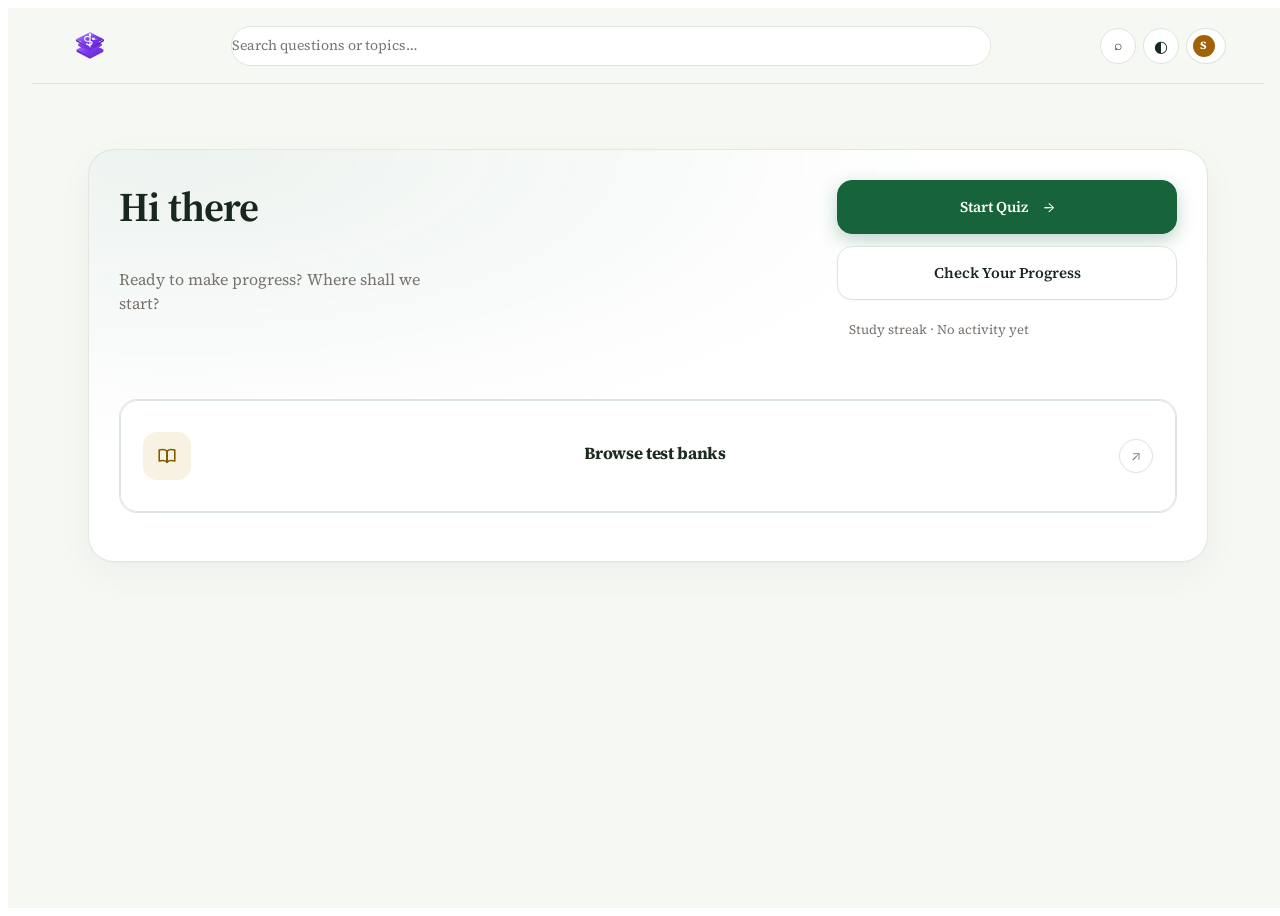
<file: index.html>
<!doctype html>
<html lang="en" data-course="hub" data-theme="light">
<head>
  <meta charset="UTF-8" />
  <meta name="viewport" content="width=device-width, initial-scale=1.0, viewport-fit=cover">
  <title>StudyMats Medical Question Bank</title>
  <link href="https://fonts.googleapis.com/css2?family=Playfair+Display:ital,wght@0,400;0,600;0,700;1,400&family=Source+Serif+4:ital,opsz,wght@0,8..60,300;0,8..60,400;0,8..60,500;1,8..60,300;1,8..60,400&family=JetBrains+Mono:wght@400;500&display=swap" rel="stylesheet" />
  <link rel="icon" type="image/svg+xml" href="assets/studymats-mark.svg" />
  <link rel="stylesheet" href="style.css?v=20261027-browse-dialog-width-override" />
  <link rel="stylesheet" href="navigation-redesign.css?v=25" />
  <link rel="stylesheet" href="navigation-redesign-v12.css?v=16" />
  <link rel="stylesheet" href="navigation-redesign-search.css?v=6" />
  <link rel="stylesheet" href="navigation-redesign-progress.css?v=6" />
  <link rel="stylesheet" href="navigation-redesign-adaptive.css?v=3" />
  <link rel="stylesheet" href="desktop-layout.css?v=6" />
  <script src="theme.js"></script>
  <link rel="manifest" href="./manifest.json">
  <meta name="theme-color" content="#fbf8f5">
  <meta name="mobile-web-app-capable" content="yes">
  <meta name="apple-mobile-web-app-capable" content="yes">
  <meta name="apple-mobile-web-app-status-bar-style" content="default">
  <link rel="apple-touch-icon" href="./assets/studymats-mark.svg">
</head>
<body data-course="hub">
  <aside class="desktop-sidebar" aria-label="Primary navigation"><div class="sidebar-top"><a class="sidebar-brand-lockup" href="#top" aria-label="StudyMats home"><img src="assets/studymats-mark.svg" alt="" width="34" height="34"><span class="sidebar-brand-copy"><strong>Study<span>Mats</span></strong><small>MY MEDICAL QUESTION BANK</small></span></a></div><nav><a class="sidebar-link is-active" href="#top" title="Dashboard"><span>⌂</span><span class="sidebar-link-label">Dashboard</span></a><a class="sidebar-link" href="quiz.html" title="Quiz"><span>▣</span><span class="sidebar-link-label">Quiz</span></a><a class="sidebar-link" href="test-bank-builder-v2.html" title="Test Bank Builder"><span>✎</span><span class="sidebar-link-label">Test Bank Builder</span></a><a class="sidebar-link" href="#hubSubjectList" data-sidebar-subjects title="Browse Test Banks"><span>▦</span><span class="sidebar-link-label">Browse Test Banks</span></a><a class="sidebar-link" href="#studyDashboard" title="Study Progress"><span>▤</span><span class="sidebar-link-label">Study Progress</span></a><div class="sidebar-divider"></div><a class="sidebar-link" href="#backupPanel" title="Backup &amp; Restore"><span>⇧</span><span class="sidebar-link-label">Backup &amp; Restore</span></a><button class="sidebar-link" type="button" data-open-changelog title="Updates"><span>✦</span><span class="sidebar-link-label">Updates</span></button></nav><div class="sidebar-save"><i></i><span class="sidebar-save-label">Progress saved locally</span><span>ⓘ</span></div></aside>
  <main class="wrapper" id="top">
    <div class="app-topbar">
      <label class="topbar-search">
        <span></span>
        <input id="dashboardSearch" type="search" placeholder="Search questions, topics, or keywords…">
        <kbd>Ctrl K</kbd>
      </label>
      <button class="topbar-theme" type="button" data-theme-toggle aria-label="Toggle theme"><span data-theme-icon>☾</span></button>
      <button class="topbar-profile" id="dashProfileButtonTop" type="button"><span>S</span></button>
    </div>
    <div class="theme-toggle-wrapper"><button class="theme-toggle" data-theme-toggle type="button"><span data-theme-icon>🌙</span></button></div>
    <header class="site-header">
          <div class="brand-lockup">
            <img class="brand-mark" src="assets/studymats-mark.svg" alt="" width="76" height="76" />
            <div class="brand-copy">
              <div class="header-eyebrow">MEDICAL BOARD REVIEW</div>
              <h1 class="header-title"><em>Study</em>Mats</h1>
              <p class="header-sub">Your medical question bank, organized for focused review.</p>
            </div>
          </div>
        </header>
    <section class="section-wrapper hub-year-dropdown" aria-label="Main hub">
          <button class="section-toggle" type="button" data-open-subject-browser aria-haspopup="dialog" aria-controls="studyMatsActionModal">
            <span class="hub-year-icon" aria-hidden="true"><svg viewBox="0 0 24 24" focusable="false"><path d="M3.5 5.5c3.7-1.2 6.8-.5 8.5 1.2v12c-1.7-1.7-4.8-2.4-8.5-1.2z"/><path d="M20.5 5.5c-3.7-1.2-6.8-.5-8.5 1.2v12c1.7-1.7 4.8-2.4 8.5-1.2z"/><path d="M12 7v12"/></svg></span>
            <span class="hub-year-summary-copy"><span class="hub-year-title">Browse test banks</span><span class="hub-year-subtext">Choose a year level to explore subjects, question banks, and review resources.</span></span>
            <span class="toggle-icon" aria-hidden="true">↗</span>
          </button>
        </section>
    <div class="hub-year-row" role="tablist" aria-label="Year level selection">
      <button class="hub-pill active" type="button" data-year="YL1" aria-pressed="true">YL1</button>
      <button class="hub-pill" type="button" data-year="YL2">YL2</button>
      <button class="hub-pill" type="button" data-year="YL3">YL3</button>
      <button class="hub-pill" type="button" data-year="YL4">YL4</button>
    </div>
    <section class="study-dashboard" id="studyDashboard" aria-labelledby="dashGreeting">
      <div class="dash-welcome"><h2 id="dashGreeting">Your study space</h2><button class="dash-button dash-button-quiet" id="dashProfileButton" type="button">Set up profile</button></div>
      <div id="dashStats" class="dash-stats"></div>
      <div id="dashDonuts" hidden></div>
      <details class="dash-panel dash-subject-dropdown" id="subjectProgressDropdown">
        <summary class="dash-panel-heading"><h2 data-glance-year>YL1 subject progress</h2></summary>
        <a class="mob-view-all mobile-only" href="#" data-open-subject-browser>View All</a>
        <div class="dash-subject-list" id="dashSubjectList"></div>
      </details>
      <div class="dash-panel dash-activity-panel">
        <div class="dash-panel-heading"><h2>Daily study rhythm</h2>
        </div>
        <div id="dashHeatmap" class="dash-heatmap-container"></div>
        <div class="dash-activity-stats" id="dashActivityStats"></div>
        <p class="dash-data-caption" id="dashActivityCaption"></p>
      </div>
      <div class="dash-panel dash-tools-panel" id="backupPanel">
        <div class="dash-panel-heading"><h2>Backup & portability</h2></div>
        <div class="dash-data-actions">
          <button class="dash-button dash-button-primary" id="dashExportButton" type="button">↓ Export backup</button>
          <button class="dash-button" id="dashImportButton" type="button">↑ Import backup</button>
          <input id="dashImportFile" type="file" accept=".json,application/json" hidden>
          <button class="dash-button dash-button-danger" id="dashResetButton" type="button">Reset saved progress</button>
        </div>
        <p class="dash-data-message" id="dashDataMessage" role="status" aria-live="polite"></p>
      </div>
    </section>
  </main>

  <div class="question-search-modal study-mats-action-modal" id="studyMatsActionModal" hidden aria-hidden="true">
    <div class="question-search-backdrop" id="studyMatsActionBackdrop"></div>
    <section class="question-search-dialog study-mats-action-dialog" role="dialog" aria-modal="true" aria-labelledby="studyMatsActionTitle" tabindex="-1">
      <header class="qs-header">
        <div class="qs-header-copy">
          <p class="dash-kicker" id="studyMatsActionEyebrow">STUDYMATS SUBJECT LIBRARY</p>
          <h2 id="studyMatsActionTitle">Browse test banks</h2>
          <p class="study-mats-action-description" id="studyMatsActionDescription">Choose a year level to explore subjects and question banks.</p>
        </div>
        <button type="button" id="studyMatsActionClose" class="qs-close" aria-label="Close popup">×</button>
      </header>
      <div class="study-mats-action-content" id="studyMatsBrowseView">
        <div class="hub-year-row study-mats-modal-years" role="group">
          <button class="hub-pill active" type="button" data-year="YL1">YL1</button>
          <button class="hub-pill" type="button" data-year="YL2">YL2</button>
          <button class="hub-pill" type="button" data-year="YL3">YL3</button>
          <button class="hub-pill" type="button" data-year="YL4">YL4</button>
        </div>
        <div class="hub-subjects" id="hubSubjectList" aria-live="polite"></div>
        <div id="statusMessage" class="status-message" role="status"></div>
      </div>
      <div class="study-mats-action-content study-mats-quiz-content" id="studyMatsQuizView" hidden>
        <label class="study-mats-field-label" for="studyMatsQuizSubject">Choose a subject</label>
        <select id="studyMatsQuizSubject" class="study-mats-subject-select"><option value="">Loading subjects…</option></select>
        <p class="study-mats-field-label">Choose a study mode</p>
        <div class="study-mats-mode-picker" role="group">
          <button type="button" data-launch-mode="exam" aria-pressed="true"><strong>Exam</strong></button>
          <button type="button" data-launch-mode="review" aria-pressed="false"><strong>Review</strong></button>
          <button type="button" data-launch-mode="key" aria-pressed="false"><strong>Answer Key</strong></button>
        </div>
        <p class="study-mats-launch-status" id="studyMatsLaunchStatus" role="status"></p>
        <button class="dash-button dash-button-primary study-mats-start-quiz" id="studyMatsStartQuiz" type="button">Start Quiz →</button>
      </div>
    </section>
  </div>

  <div class="question-search-modal" id="questionSearchModal" hidden aria-hidden="true">
    <div class="question-search-backdrop" id="questionSearchBackdrop"></div>
    <section class="question-search-dialog" role="dialog" aria-modal="true" aria-labelledby="questionSearchTitle">
      <header class="qs-header"><div class="qs-header-copy"><h2 id="questionSearchTitle">Find a question</h2><label class="qs-search-box"><input id="questionSearchInput" type="search" placeholder="Search questions…" autocomplete="off"></label><p id="questionSearchStatus" role="status"></p></div><button type="button" id="questionSearchClose" class="qs-close">×</button></header>
      <div class="qs-body"><div class="qs-results-column"><div id="questionSearchResults" class="qs-results"></div></div><div id="questionSearchPreview" class="qs-preview"></div></div>
    </section>
  </div>

  <div class="dash-modal-backdrop dash-changelog-backdrop" id="changelogModal" hidden>
    <section class="dash-modal dash-changelog-modal" role="dialog" aria-modal="true" aria-labelledby="changelogModalTitle">
      <div class="dash-modal-mark" aria-hidden="true">✦</div>
      <p class="dash-kicker">STUDYMATS UPDATES</p>
      <h2 id="changelogModalTitle">What's changed</h2>
      <p class="dash-modal-copy">A running summary of improvements to the study dashboard, quiz, and question-bank tools.</p>
      <div class="dash-changelog-list">
        <article>
          <small>OCT 2026 · STUDY EXPERIENCE</small>
          <h3>Cleaner dashboard and quiz</h3>
          <ul>
            <li>Daily Study Rhythm spacing simplified by removing the extra momentum label.</li>
            <li>Quiz opens in dark mode by default, with a true-black surface and cleaner metadata.</li>
            <li>Quiz timer supports custom duration, quick-add time, and a clear time-up state.</li>
          </ul>
        </article>
        <article>
          <small>OCT 2026 · STUDY TOOLS</small>
          <h3>Build and manage question banks</h3>
          <ul>
            <li>Test Bank Builder supports drafting, editing, reusing questions, validating, importing JSON, and exporting without overwriting originals.</li>
            <li>Dashboard progress includes subject-level glance views and saved activity.</li>
          </ul>
        </article>
        <article>
          <small>OCT 2026 · APP ACCESS</small>
          <h3>Install StudyMats</h3>
          <ul>
            <li>Added installable PWA support and a basic offline app shell for supported browsers.</li>
          </ul>
          <p class="dash-changelog-note">Offline access is limited; question data may still need an internet connection.</p>
        </article>
        <article>
          <small>OCT 2026 · MOBILE HUB</small>
          <h3>Mobile-first home and navigation</h3>
          <ul>
            <li>New welcome home screen with sticky bottom navigation.</li>
            <li>Study Progress and Test Bank Builder open as in-app views.</li>
            <li>Backup moves into a dedicated sheet from the profile menu.</li>
          </ul>
        </article>
      </div>
      <div class="dash-modal-actions">
        <button class="dash-button dash-button-primary" type="button" data-close-changelog>Got it</button>
      </div>
    </section>
  </div>
  <div class="dash-modal-backdrop" id="profileModal" hidden>
    <section class="dash-modal" role="dialog" aria-modal="true" aria-labelledby="profileModalTitle">
      <h2 id="profileModalTitle">Make this space yours</h2>
      <form id="profileForm">
        <label for="profileName">Preferred name</label>
        <input id="profileName" name="profileName" maxlength="60" autocomplete="given-name">
        <label class="dash-checkbox-label"><input id="profileShowName" type="checkbox" checked><span>Show my name</span></label>
        <div class="dash-modal-actions">
          <button class="dash-button" id="profileSkipButton" type="button">Maybe later</button>
          <button class="dash-button dash-button-primary" type="submit">Save preferences</button>
        </div>
      </form>
    </section>
  </div>
  <div class="dash-modal-backdrop" id="importModal" hidden>
    <section class="dash-modal" role="dialog" aria-modal="true" aria-labelledby="importModalTitle">
      <h2 id="importModalTitle">Import progress</h2>
      <p id="importSummary"></p>
      <div class="dash-modal-actions dash-import-actions">
        <button class="dash-button" id="importCancelButton" type="button">Cancel</button>
        <button class="dash-button" id="importMergeButton" type="button">Merge</button>
        <button class="dash-button dash-button-danger" id="importReplaceButton" type="button">Replace</button>
      </div>
    </section>
  </div>

  <nav class="mobile-bottom-nav mobile-only" aria-label="Mobile navigation">
    <a href="#top" class="mob-nav-item is-active" data-mobile-home><small>Home</small></a>
    <button type="button" class="mob-nav-item" data-mobile-quiz><small>Quiz</small></button>
    <button type="button" class="mob-nav-item" data-open-subject-browser><small>Subjects</small></button>
    <a href="#studyDashboard" class="mob-nav-item" data-mobile-progress><small>Progress</small></a>
  </nav>

  <script src="app.js?v=4"></script>
  <script src="dashboard.js?v=20261101-backup"></script>
  <script src="question-search.js"></script>
  <script>
  (() => {
    const modal = document.getElementById('studyMatsActionModal');
    const dialog = modal?.querySelector('.study-mats-action-dialog');
    const closeButton = document.getElementById('studyMatsActionClose');
    const backdrop = document.getElementById('studyMatsActionBackdrop');
    const browseView = document.getElementById('studyMatsBrowseView');
    const quizView = document.getElementById('studyMatsQuizView');
    const title = document.getElementById('studyMatsActionTitle');
    const eyebrow = document.getElementById('studyMatsActionEyebrow');
    const description = document.getElementById('studyMatsActionDescription');
    const subjectSelect = document.getElementById('studyMatsQuizSubject');
    const launchStatus = document.getElementById('studyMatsLaunchStatus');
    const startButton = document.getElementById('studyMatsStartQuiz');
    if (!modal || !dialog || !closeButton || !backdrop) return;
    let opener = null, previousOverflow = '', activeMode = 'exam', catalogPromise = null;
    const closeModal = () => {
      modal.hidden = true; modal.setAttribute('aria-hidden', 'true');
      document.body.style.overflow = previousOverflow;
      if (opener && typeof opener.focus === 'function') opener.focus();
    };
    const openModal = (mode) => {
      previousOverflow = document.body.style.overflow;
      document.body.style.overflow = 'hidden';
      modal.hidden = false; modal.setAttribute('aria-hidden', 'false');
      opener = document.activeElement;
      if (mode === 'quiz') {
        browseView.hidden = true; quizView.hidden = false;
        eyebrow.textContent = 'START A QUIZ'; title.textContent = 'Choose subject and mode';
        description.textContent = 'Pick a subject and how you want to practice.';
        startButton.disabled = false; startButton.textContent = 'Start Quiz \u2192';
        launchStatus.textContent = ''; loadCatalog();
      } else {
        browseView.hidden = false; quizView.hidden = true;
        eyebrow.textContent = 'STUDYMATS SUBJECT LIBRARY'; title.textContent = 'Browse test banks';
        description.textContent = 'Choose a year level to explore subjects and question banks.';
      }
      closeButton.focus();
    };
    const loadCatalog = () => {
      if (catalogPromise) return catalogPromise;
      catalogPromise = fetch('subjects.json', { cache: 'no-cache' })
        .then(r => { if (!r.ok) throw new Error('HTTP ' + r.status); return r.json(); })
        .then(list => {
          subjectSelect.innerHTML = '<option value="">Select a subject\u2026</option>';
          (list || []).forEach(s => {
            const opt = document.createElement('option');
            opt.value = s.id; opt.textContent = s.name || s.id;
            subjectSelect.appendChild(opt);
          });
        })
        .catch(() => {
          subjectSelect.innerHTML = '<option value="">Could not load subjects</option>';
          launchStatus.textContent = 'Subjects failed to load.';
        });
      return catalogPromise;
    };
    document.querySelectorAll('[data-open-subject-browser], [data-sidebar-subjects], [data-mobile-quiz]').forEach(el => {
      el.addEventListener('click', e => {
        e.preventDefault();
        if (el.matches('[data-mobile-quiz]')) openModal('quiz');
        else openModal('browse');
      });
    });
    quizView?.querySelectorAll('[data-launch-mode]').forEach(btn => {
      btn.addEventListener('click', () => {
        activeMode = btn.getAttribute('data-launch-mode') || 'exam';
        quizView.querySelectorAll('[data-launch-mode]').forEach(b => b.setAttribute('aria-pressed', String(b === btn)));
      });
    });
    startButton?.addEventListener('click', () => {
      if (!subjectSelect.value) { launchStatus.textContent = 'Choose a subject before starting.'; subjectSelect.focus(); return; }
      const url = new URL('quiz.html', document.baseURI);
      url.searchParams.set('subject', subjectSelect.value);
      url.searchParams.set('mode', activeMode);
      startButton.disabled = true; startButton.textContent = 'Opening quiz\u2026';
      window.location.href = url.href;
    });
    closeButton.addEventListener('click', closeModal);
    backdrop.addEventListener('click', closeModal);
    modal.addEventListener('click', event => { if (event.target === modal) closeModal(); });
    dialog.addEventListener('click', event => event.stopPropagation());
    document.addEventListener('keydown', event => {
      if (event.key === 'Escape' && !modal.hidden) { event.preventDefault(); closeModal(); }
    });
  })();
  </script>
  <script>
  if ("serviceWorker" in navigator && (location.protocol === "https:" || location.hostname === "localhost")) {
    window.addEventListener("load", () => {
      navigator.serviceWorker.register("./service-worker.js", { scope: "./" })
        .catch((error) => console.warn("StudyMats offline support could not be registered:", error));
    });
  }
  </script>
  <script src="./navigation-redesign.js?v=28"></script>
  <script src="./navigation-redesign-search.js?v=3"></script>
<script>
/* StudyMats mobile polish patch v12 */
(() => {
  const run = () => {
    document.querySelectorAll('.sm-builder-toolbar').forEach(el => el.remove());
    document.querySelectorAll('.sm-backup-sheet .dash-data-actions').forEach(el => {
      el.style.cssText = 'display:flex!important;flex-direction:column!important;flex-wrap:nowrap!important;gap:10px!important;width:100%!important;';
    });
    document.querySelectorAll('.sm-backup-sheet .dash-button').forEach(el => {
      el.style.cssText = 'display:flex!important;width:100%!important;min-height:48px!important;padding:14px 16px!important;font-size:14px!important;justify-content:center!important;align-items:center!important;box-sizing:border-box!important;';
    });
    document.querySelectorAll('.sm-progress-view #dashStats, .sm-progress-view #dashDonuts, .sm-progress-view .dash-stats').forEach(el => {
      el.hidden = true; el.style.display = 'none';
    });
    document.querySelectorAll('.sm-nav-search').forEach(el => { el.style.display = 'none'; });
    document.querySelectorAll('#studyMatsActionModal [data-year="resources"]').forEach(el => {
      el.hidden = true; el.style.display = 'none';
    });
    document.querySelectorAll('.study-mats-mode-picker button').forEach(btn => {
      btn.style.cssText += 'display:flex!important;flex-direction:row!important;align-items:center!important;white-space:nowrap!important;word-break:normal!important;writing-mode:horizontal-tb!important;min-height:48px!important;width:100%!important;';
      const strong = btn.querySelector('strong');
      if (strong) {
        strong.style.cssText = 'display:inline!important;white-space:nowrap!important;word-break:normal!important;writing-mode:horizontal-tb!important;font-size:15px!important;width:auto!important;';
      }
    });
  };
  if (document.readyState === 'loading') {
    document.addEventListener('DOMContentLoaded', () => setTimeout(run, 400));
  } else {
    setTimeout(run, 400);
  }
  document.addEventListener('click', (e) => {
    if (e.target.closest('[data-sm-nav="quiz"], #smStartQuiz, [data-mobile-quiz], [data-sm-nav="progress"], [data-sm-nav="builder"], #smOpenBackup, .sm-menu-action')) {
      setTimeout(run, 150);
    }
  });
})();
</script>
  <script src="./offline-status.js"></script>
</body>
</html>
</file>
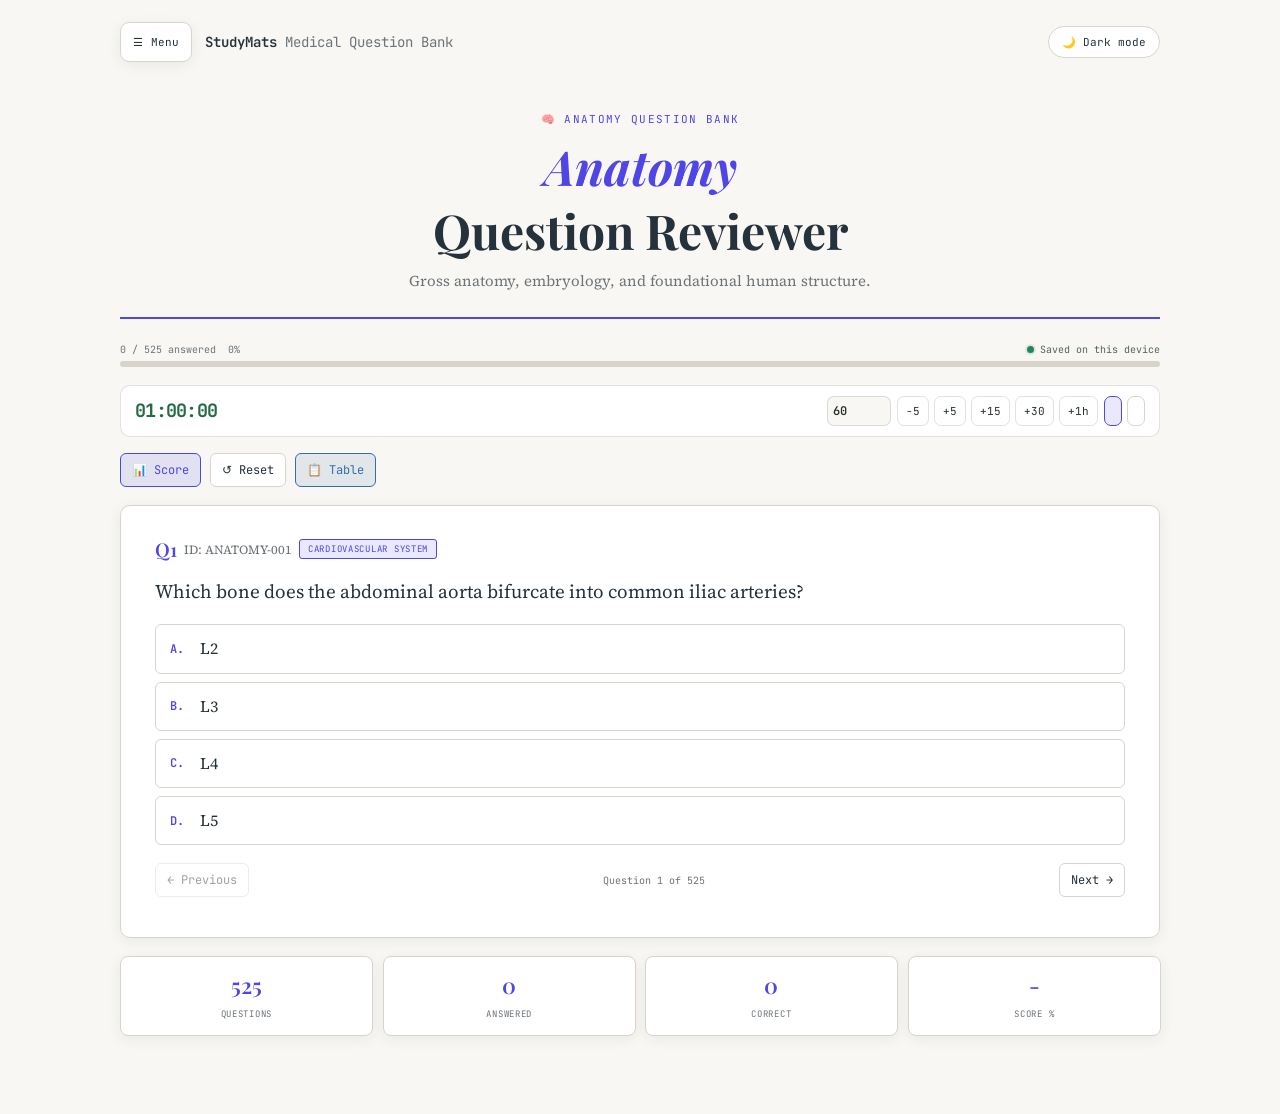
<file: quiz.html>
<!DOCTYPE html>
<html lang="en" data-course="quiz" data-theme="dark">
<head>
    <meta charset="UTF-8">
    <meta name="viewport" content="width=device-width, initial-scale=1.0">
    <title>StudyMats Medical Question Bank</title>
    <link href="https://fonts.googleapis.com/css2?family=Playfair+Display:ital,wght@0,400;0,600;0,700;1,400&family=Source+Serif+4:ital,opsz,wght@0,8..60,300;0,8..60,400;0,8..60,500;1,0..60,300;1,0..60,400&family=JetBrains+Mono:wght@400;500&display=swap" rel="stylesheet">
    <link rel="stylesheet" href="style.css">
    <script src="theme.js"></script>
    <link rel="manifest" href="./manifest.json">
    <meta name="theme-color" content="#171329">
    <meta name="mobile-web-app-capable" content="yes">
    <meta name="apple-mobile-web-app-capable" content="yes">
    <meta name="apple-mobile-web-app-status-bar-style" content="black-translucent">
    <link rel="apple-touch-icon" href="./assets/studymats-mark.svg">
</head>
<body data-course="quiz">
<main class="quiz-shell">
    <div class="quiz-topbar">
        <div class="quiz-topbar-left">
            <button class="sidebar-toggle" id="sidebarToggle" type="button" aria-expanded="false" aria-controls="quizSidebar" aria-label="Open navigation menu"><span aria-hidden="true">☰</span><span>Menu</span></button>
            <a class="brand" href="index.html">StudyMats <span>Medical Question Bank</span></a>
        </div>
        <button class="theme-toggle" data-theme-toggle type="button">
            <span data-theme-icon aria-hidden="true">🌙</span>
            <span data-theme-label>Dark mode</span>
        </button>
    </div>
    <header class="site-header">
        <div class="header-eyebrow" id="headerEyebrow">📖 Medical Board Review</div>
        <h1 class="header-title" id="headerTitle"><em>Medical</em><br>Question Bank</h1>
        <p class="header-sub" id="headerSubtitle">Choose a subject to begin a focused, one-question-at-a-time review.</p>
    </header>

    <div class="quiz-sidebar-backdrop" id="sidebarBackdrop" hidden></div>
    <aside class="quiz-sidebar" id="quizSidebar" aria-label="Quiz navigation" aria-hidden="true">
        <div class="quiz-sidebar-head"><div><p class="sidebar-eyebrow">STUDYMATS NAVIGATION</p><h2>Study controls</h2></div><button class="sidebar-close" id="sidebarClose" type="button" aria-label="Close navigation">×</button></div>
        <div class="sidebar-current-subject"><span class="sidebar-current-label">CURRENT SUBJECT</span><strong id="sidebarSubjectName">Choose a subject</strong><span id="sidebarQuestionCount">Questions will appear here</span></div>
        <section class="sidebar-section sidebar-quiz-filters"><h3>Quiz filters</h3>
            <div class="quiz-select-bar" aria-label="Quiz filters">
                <div class="quiz-select-field"><label for="subjectSelect">Subject</label><select id="subjectSelect" aria-label="Choose subject"><option value="">Loading subjects…</option></select></div>
                <div class="quiz-select-field"><label for="topicFilter">Topic</label><select id="topicFilter" aria-label="Filter by topic"><option value="all">All topics</option></select></div>
                <div class="quiz-select-field quiz-question-select"><label for="questionSelect">Go to question</label><select id="questionSelect" aria-label="Go to question"><option value="0">Question 1</option></select></div>
            </div>
        </section>
        <section class="sidebar-section"><h3>Year level</h3><div class="sidebar-year-links" role="group" aria-label="Choose year level"><button type="button" class="sidebar-year active" data-sidebar-yl="YL1">YL1</button><button type="button" class="sidebar-year" data-sidebar-yl="YL2">YL2</button><button type="button" class="sidebar-year" data-sidebar-yl="YL3">YL3</button><button type="button" class="sidebar-year" data-sidebar-yl="YL4">YL4</button></div></section>
        <section class="sidebar-section"><h3>Study mode</h3><p>Switch between answering, reviewing, and the answer key.</p><div class="sidebar-mode-links"><button type="button" data-sidebar-mode="exam">📝 Exam mode</button><button type="button" data-sidebar-mode="review">🔍 Review mode</button><button type="button" data-sidebar-mode="key">🗝 Answer key</button></div></section>

        <section class="sidebar-section controller-settings" id="controllerSettings" aria-labelledby="controllerSettingsTitle">
            <h3 id="controllerSettingsTitle">Controller &amp; Keyboard</h3>
            <label class="controller-toggle-row" for="controllerEnabled"><span><strong>Controller input</strong><small>Enable or disable quiz shortcuts</small></span><input id="controllerEnabled" type="checkbox" checked></label>
            <div id="controllerAdvanced" hidden>
                <details id="controllerOptions">
                    <summary>Controller settings</summary>
                    <div class="controller-setting-field"><label for="controllerDevice">Input device</label><select id="controllerDevice"><option value="8bitdo">8BitDo Micro Gamepad (default)</option><option value="gamepad">Other compatible gamepad</option><option value="keyboard">Keyboard</option></select></div>
                    <div id="controllerGamepadMappings">
                        <p class="controller-setting-label">Answer buttons</p>
                        <div class="controller-map-grid"><label for="mapAnswerA">Answer A<select id="mapAnswerA" data-map="answerA"></select></label><label for="mapAnswerB">Answer B<select id="mapAnswerB" data-map="answerB"></select></label><label for="mapAnswerC">Answer C<select id="mapAnswerC" data-map="answerC"></select></label><label for="mapAnswerD">Answer D<select id="mapAnswerD" data-map="answerD"></select></label></div>
                        <p class="controller-setting-label">Navigation &amp; actions</p>
                        <div class="controller-map-grid"><label for="mapPrevious">Previous<select id="mapPrevious" data-map="previous"></select></label><label for="mapNext">Next<select id="mapNext" data-map="next"></select></label><label for="mapReveal">Show answer &amp; rationale<select id="mapReveal" data-map="reveal"></select></label></div>
                    </div>
                    <div class="controller-status-wrap"><span class="controller-status-dot" aria-hidden="true"></span><span id="controllerStatus" role="status" aria-live="polite">Checking for a connected controller…</span></div>
                    <button class="btn controller-test-button" id="controllerTestButton" type="button">Test controller input</button>
                    <p class="controller-help">Quick remapping: choose “Press controller button” beside any action, then press the physical button you want to assign. Press Escape to cancel. You can also use the dropdown as a fallback. Default: A/B/X/Y answer buttons; D-pad left/right navigate. Keyboard: A–D or 1–4, with arrow keys for navigation.</p>
                </details>
            </div>
        </section>
        <div class="sidebar-bottom"><a href="index.html">← Back to dashboard</a><span>Progress saves automatically on this device.</span></div>
    </aside>

    <div class="progress-wrap">
        <div class="progress-meta"><span id="progLabel">0 / 0 answered</span><span id="progPct">0%</span><span id="saveIndicator" class="save-indicator" role="status" aria-live="polite"><span class="save-indicator-dot" aria-hidden="true"></span><span id="saveIndicatorText">Autosave ready</span></span></div>
        <div class="progress-track"><div class="progress-fill" id="progFill"></div></div>
    </div>
    <section class="quiz-timer-panel quiz-timer-compact" id="quizTimerPanel" data-state="normal" aria-label="Quiz timer">
        <div class="quiz-timer-clock" id="quizTimerDisplay" role="timer" aria-label="Time remaining" aria-live="off">01:00:00</div>
        <p id="quizTimerStatus" class="quiz-timer-status-sr" role="status" aria-live="polite">Set a duration, then start when you're ready.</p>
        <div class="quiz-timer-controls">
            <label class="quiz-timer-duration" for="quizTimerDuration">
                <span class="quiz-timer-sr-only">Duration in minutes</span>
                <input id="quizTimerDuration" type="number" min="1" max="600" step="1" value="60" inputmode="numeric" aria-label="Timer duration in minutes" title="Timer duration in minutes">
            </label>
            <div class="quiz-timer-quick-add" role="group" aria-label="Adjust time">
                <button class="btn timer-add" type="button" data-timer-add="-5" aria-label="Subtract 5 minutes">−5</button>
                <button class="btn timer-add" type="button" data-timer-add="5" aria-label="Add 5 minutes">+5</button>
                <button class="btn timer-add" type="button" data-timer-add="15" aria-label="Add 15 minutes">+15</button>
                <button class="btn timer-add" type="button" data-timer-add="30" aria-label="Add 30 minutes">+30</button>
                <button class="btn timer-add" type="button" data-timer-add="60" aria-label="Add one hour">+1h</button>
            </div>
            <div class="quiz-timer-actions" role="group" aria-label="Timer actions">
                <button class="btn primary" id="timerToggleButton" type="button">Start</button>
                <button class="btn danger" id="timerResetButton" type="button" aria-label="Reset timer" title="Reset timer">↺</button>
            </div>
        </div>
        <div class="quiz-timer-expired" id="quizTimerExpired" hidden>
            <strong>TIME IS UP!</strong>
            <span>Your quiz timer has reached zero. Add time or reset the timer to continue.</span>
        </div>
    </section>
    <div class="quiz-actions">
        <button class="btn primary" id="scoreButton" type="button">📊 Score</button>
        <button class="btn danger" id="resetButton" type="button">↺ Reset</button>
        <button class="btn table-toggle" id="tableToggleButton" type="button">📋 Table</button>
    </div>
    <div id="statusMessage" class="status-message" role="status"></div>
    <section id="tablePanel" class="table-panel hidden" aria-live="polite">
        <div class="table-controls">
            <label for="tableSearch">Search</label>
            <input id="tableSearch" type="text" placeholder="Filter by topic, question, or rationale" />
            <span id="tableCount">0 items</span>
        </div>
        <div class="table-scroll">
            <table class="rationale-table">
                <thead>
                    <tr>
                        <th>#</th>
                        <th>Topic</th>
                        <th>Answer</th>
                        <th>Question</th>
                        <th>Rationale</th>
                    </tr>
                </thead>
                <tbody id="tableBody"></tbody>
            </table>
        </div>
    </section>
    <section id="questionContainer" aria-live="polite">
        <article class="q-card">
            <div id="questionContent"><div class="empty-state">Loading questions...</div></div>
            <nav class="nav" aria-label="Question navigation">
                <button class="btn" id="previousButton" type="button">← Previous</button>
                <span class="page-info" id="pageInfo">Question 0 of 0</span>
                <button class="btn" id="nextButton" type="button">Next →</button>
            </nav>
        </article>
    </section>
    <section class="stats-bar" aria-label="Quiz progress">
        <div class="stat-card"><span class="stat-val" id="sTotal">0</span><span class="stat-label">Questions</span></div>
        <div class="stat-card"><span class="stat-val" id="sAnswered">0</span><span class="stat-label">Answered</span></div>
        <div class="stat-card"><span class="stat-val" id="sCorrect">0</span><span class="stat-label">Correct</span></div>
        <div class="stat-card"><span class="stat-val" id="sPct">-</span><span class="stat-label">Score %</span></div>
    </section>
</main>

<div class="modal-overlay" id="scoreModal" hidden>
    <div class="modal" role="dialog" aria-modal="true" aria-labelledby="modalTitle">
        <div class="modal-title" id="modalTitle">Examination results</div>
        <div class="modal-sub" id="modalSub"></div>
        <div class="score-big" id="modalScore">-</div>
        <div class="score-grade" id="modalGrade"></div>
        <div class="score-detail">
            <div class="sd-item"><span class="sd-val" id="mdAns">0</span><span class="sd-lab">Answered</span></div>
            <div class="sd-item"><span class="sd-val" id="mdCorr">0</span><span class="sd-lab">Correct</span></div>
            <div class="sd-item"><span class="sd-val" id="mdWrong">0</span><span class="sd-lab">Wrong</span></div>
        </div>
        <button class="btn primary" id="closeScoreButton" type="button">Close</button>
    </div>
</div>
<script src="app.js"></script>
<script src="controller.js"></script>
<script>
  // Register the PWA service worker only on HTTP(S); relative path supports GitHub Pages project sites.
  if ("serviceWorker" in navigator && (location.protocol === "https:" || location.hostname === "localhost")) {
    window.addEventListener("load", () => {
      navigator.serviceWorker.register("./service-worker.js", { scope: "./" })
        .catch((error) => console.warn("StudyMats offline support could not be registered:", error));
    });
  }
</script>
  <script src="./offline-status.js"></script>
</body>
</html>
</file>
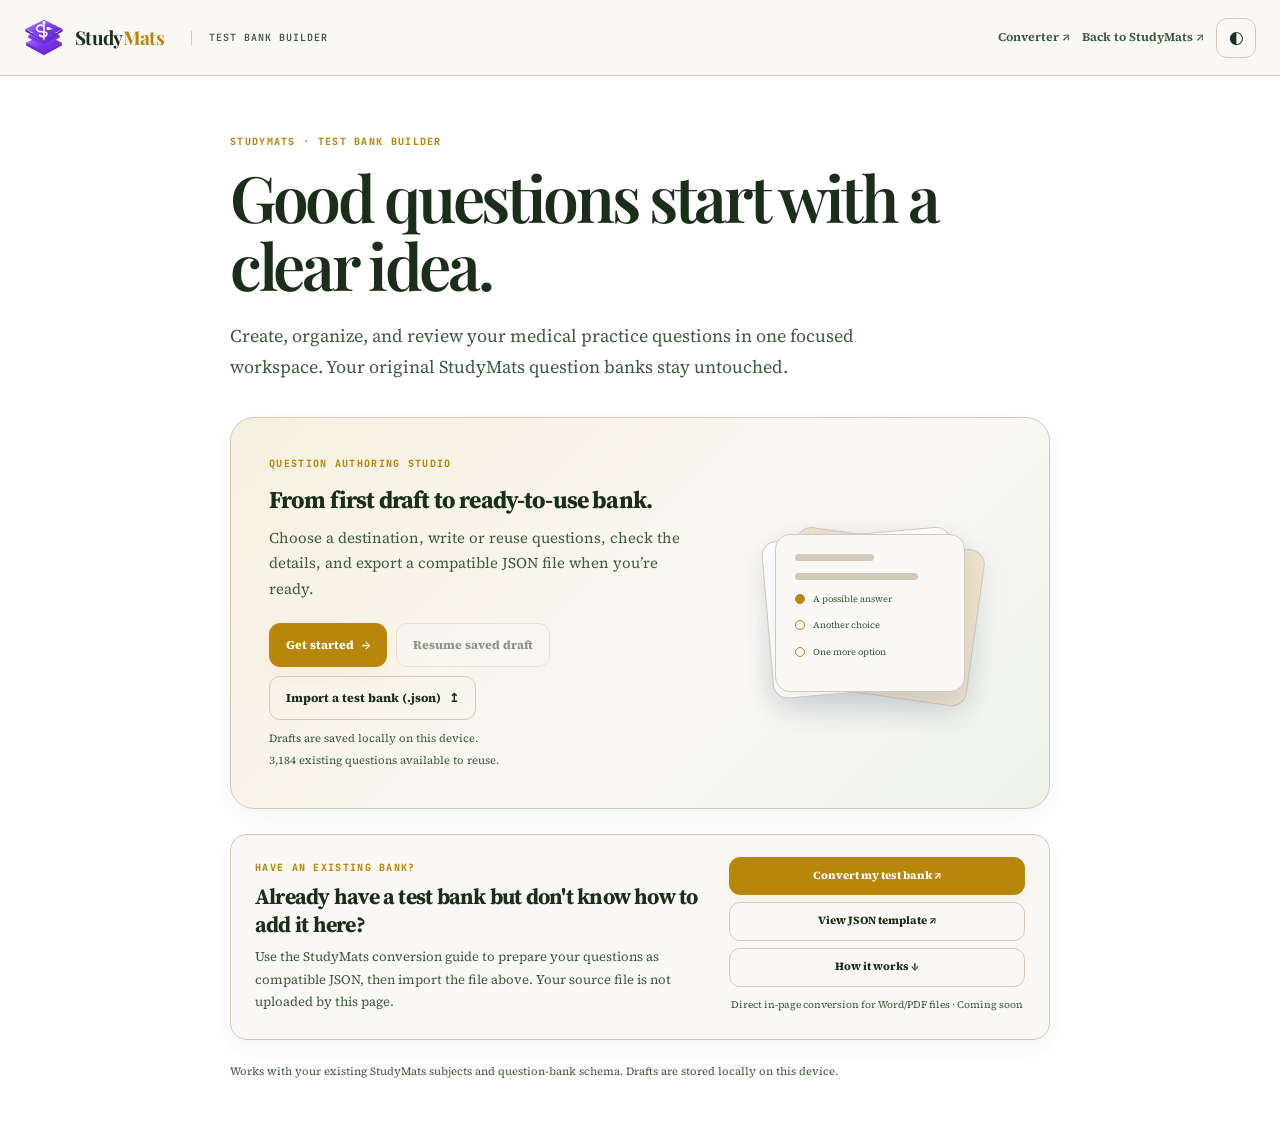
<file: test-bank-builder-v2.html>
<!doctype html>
<html lang="en" data-theme="dark">
<head>
<meta charset="utf-8">
<meta name="viewport" content="width=device-width,initial-scale=1,viewport-fit=cover">
<meta name="theme-color" content="#121212">
<title>StudyMats — Test Bank Builder</title>
<link rel="icon" href="assets/studymats-mark.svg">
<link rel="preconnect" href="https://fonts.googleapis.com">
<link rel="preconnect" href="https://fonts.gstatic.com" crossorigin>
<link href="https://fonts.googleapis.com/css2?family=JetBrains+Mono:wght@400;500;600&family=Playfair+Display:ital,wght@0,400;0,600;0,700;1,400;1,600&family=Source+Serif+4:ital,opsz,wght@0,8..60,300;0,8..60,400;0,8..60,500;0,8..60,600;1,8..60,300;1,8..60,400&display=swap" rel="stylesheet">
<style>

:root{
 color-scheme:light;--page:#f6f8fc;--paper:#fff;--paper-2:#f0f3f9;--ink:#172033;--muted:#667085;--line:#e3e8f0;
 --accent:#3659d9;--accent-hover:#2343b7;--accent-ink:#fff;--accent-soft:#edf1ff;--navy:#111c35;
 --warn:#9a6700;--warn-bg:#fff6df;--bad:#b42318;--bad-bg:#fff0ef;--good:#16794b;--good-bg:#eaf8f0;
 --shadow:0 18px 55px rgba(28,45,82,.09);--shadow-soft:0 8px 24px rgba(28,45,82,.055);--radius:17px;
 --focus:0 0 0 3px rgba(54,89,217,.2);font-family:Inter,ui-sans-serif,system-ui,-apple-system,BlinkMacSystemFont,"Segoe UI",sans-serif
}
:root[data-theme=dark]{
 color-scheme:dark;--page:#0c1324;--paper:#141f35;--paper-2:#1b2942;--ink:#eef3ff;--muted:#a4b0c7;--line:#2b3952;
 --accent:#91a8ff;--accent-hover:#b0c0ff;--accent-ink:#111c35;--accent-soft:#202e50;--navy:#080e1b;
 --warn:#f4ca70;--warn-bg:#3a2e1b;--bad:#ffaaa4;--bad-bg:#3b2229;--good:#83ddb0;--good-bg:#183b31;
 --shadow:0 18px 55px rgba(0,0,0,.24);--shadow-soft:0 8px 24px rgba(0,0,0,.16);--focus:0 0 0 3px rgba(145,168,255,.25)
}
*{box-sizing:border-box}
html{background:var(--page);scroll-behavior:smooth;scroll-padding-top:90px}
body{margin:0;min-height:100dvh;background:var(--page);color:var(--ink);font-size:14px;line-height:1.6;-webkit-font-smoothing:antialiased}
button,input,select,textarea{font:inherit}
button{cursor:pointer}
button:focus-visible,a:focus-visible,input:focus-visible,select:focus-visible,textarea:focus-visible,summary:focus-visible{outline:3px solid var(--accent);outline-offset:3px;box-shadow:none}
button:disabled{opacity:.48;cursor:not-allowed}
a{color:var(--accent)}
::selection{background:rgba(54,89,217,.18)}
.app{min-height:100dvh}
.topbar{position:sticky;top:0;z-index:20;min-height:76px;display:flex;align-items:center;gap:24px;padding:10px max(24px,calc((100vw - 1240px)/2));border-bottom:1px solid rgba(227,232,240,.9);background:color-mix(in srgb,var(--paper) 94%,transparent);backdrop-filter:blur(14px)}
.wordmark{display:flex;align-items:center;gap:11px;flex-shrink:0;color:var(--ink);text-decoration:none}
.wordmark:hover{text-decoration:none}
.wordmark img{display:block;width:40px;height:40px;object-fit:contain;flex-shrink:0}
.wordmark>span{font-size:17px;font-weight:800;letter-spacing:-.045em;line-height:1.15}
.wordmark>span span{color:var(--accent)}
.topmeta{margin-left:3px;padding-left:17px;border-left:1px solid var(--line);color:var(--muted);font:600 10px/1.4 "JetBrains Mono",ui-monospace,monospace;letter-spacing:.1em}
.top-actions{margin-left:auto;display:flex;align-items:center;justify-content:flex-end;gap:12px}
.quiet-link{color:var(--muted);font-size:12px;font-weight:650;text-decoration:none;white-space:nowrap}
.quiet-link:hover{color:var(--accent);text-decoration:none}
.icon-btn{display:grid;place-items:center;width:40px;height:40px;flex:0 0 40px;border:1px solid var(--line);border-radius:11px;background:var(--paper);color:var(--ink);font-size:17px}
.shell{width:min(1240px,100%);margin:0 auto;padding:clamp(28px,4.8vw,58px) clamp(18px,4vw,48px) calc(44px + env(safe-area-inset-bottom))}
.screen{display:none;animation:arrive .2s ease-out}
.screen.active{display:block}
.screen-narrow{width:min(820px,100%);margin-inline:auto}
.eyebrow{display:flex;align-items:center;gap:9px;margin:0 0 14px;color:var(--accent);font:750 10px/1.5 Inter,ui-sans-serif,sans-serif;letter-spacing:.13em;text-transform:uppercase}
.hero-title{max-width:780px;margin:0 0 20px;font-family:"Playfair Display",Georgia,serif;font-size:clamp(38px,5.5vw,64px);font-weight:600;line-height:1.07;letter-spacing:-.052em}
.hero-copy{max-width:670px;margin:0;color:var(--muted);font:400 clamp(16px,1.6vw,18px)/1.75 "Source Serif 4",Georgia,serif}
.welcome-art{position:relative;isolation:isolate;display:grid;grid-template-columns:minmax(0,1.1fr) minmax(180px,.75fr);align-items:center;gap:clamp(20px,4vw,46px);margin:34px 0 25px;padding:clamp(22px,4vw,38px);overflow:hidden;border:1px solid #e1e8f8;border-radius:24px;background:linear-gradient(135deg,#f0f4ff 0%,#f7faff 57%,#eaf8f5 100%);box-shadow:var(--shadow-soft)}
:root[data-theme=dark] .welcome-art{border-color:var(--line);background:linear-gradient(135deg,#192744 0%,#17263c 60%,#15312f 100%)}
.art-copy{min-width:0}
.art-copy h2{margin:0 0 10px;font-size:clamp(19px,2.2vw,24px);font-weight:750;line-height:1.25;letter-spacing:-.035em}
.art-copy>p{max-width:460px;margin:0;color:var(--muted);font:400 15px/1.7 "Source Serif 4",Georgia,serif}
.paper-stack{position:relative;display:grid;place-items:center;min-height:190px;min-width:0}
.sheet{position:absolute;width:min(190px,82%);height:158px;padding:19px;border:1px solid #e1e7f2;border-radius:15px;background:var(--paper);box-shadow:0 12px 32px rgba(35,56,101,.09)}
.sheet.back{transform:rotate(8deg) translate(12px,2px);background:#e8eeff}
.sheet.mid{transform:rotate(-5deg) translate(-8px,-1px);background:#fff}
:root[data-theme=dark] .sheet.back{background:#293858}
.sheet.front{display:flex;flex-direction:column;gap:12px}
.sheet-line{width:82%;height:7px;border-radius:8px;background:#dce4f4}
.sheet-line.short{width:53%}
.sheet-choice{display:flex;align-items:center;gap:8px;color:var(--muted);font-size:9px}
.sheet-dot{width:10px;height:10px;border:1.5px solid var(--accent);border-radius:50%;flex:0 0 auto}
.sheet-dot.on{background:var(--accent)}
.welcome-actions{display:flex;flex-wrap:wrap;gap:9px}
.btn{display:inline-flex;align-items:center;justify-content:center;gap:8px;min-height:44px;padding:11px 16px;border:1px solid var(--line);border-radius:11px;background:var(--paper);color:var(--ink);font-size:12px;font-weight:750;line-height:1.35;text-align:center;text-decoration:none;transition:background .15s,border-color .15s,transform .15s,box-shadow .15s}
.btn:hover{border-color:#b7c5f4;box-shadow:0 5px 14px rgba(28,45,82,.06);text-decoration:none}
.btn:active{transform:translateY(1px)}
.btn.primary{border-color:var(--accent);background:var(--accent);color:var(--accent-ink);box-shadow:0 7px 18px rgba(54,89,217,.2)}
.btn.primary:hover{border-color:var(--accent-hover);background:var(--accent-hover)}
:root[data-theme=dark] .btn.primary{box-shadow:none}
.btn.subtle{background:transparent}
.btn.danger{color:var(--bad)}
.btn.small{min-height:35px;padding:7px 11px;border-radius:9px;font-size:11px}
.btn-row{display:flex;align-items:center;gap:9px;flex-wrap:wrap}
.inline-note{color:var(--muted);font-size:11px;line-height:1.55}
.converter-help{display:grid;grid-template-columns:minmax(0,1fr) auto;align-items:center;gap:24px;margin:22px 0 23px;padding:22px 24px;border:1px solid var(--line);border-radius:17px;background:var(--paper);box-shadow:var(--shadow-soft)}
.converter-help-copy{min-width:0}
.converter-help-copy h2{margin:0 0 8px;font-size:clamp(18px,2vw,22px);line-height:1.25;letter-spacing:-.035em}
.converter-help-copy p{max-width:560px;margin:0;color:var(--muted);font:400 13px/1.7 "Source Serif 4",Georgia,serif}
.converter-help .eyebrow{margin-bottom:8px}
.converter-help-links{display:flex;flex-direction:column;align-items:stretch;gap:7px;min-width:min(210px,100%)}
.converter-help-links .btn{min-height:38px;font-size:11px}
.converter-coming-soon{padding:4px 2px;color:var(--muted);font-size:10px;line-height:1.45}
.flow-head{display:flex;align-items:center;justify-content:space-between;gap:16px;margin-bottom:34px}
.progress-wrap{display:flex;align-items:center;gap:12px;min-width:0}
.progress{display:flex;gap:5px}
.progress span{width:clamp(22px,4vw,46px);height:4px;border-radius:99px;background:var(--line)}
.progress span.done{background:var(--accent)}
.progress-label{color:var(--muted);font:600 10px/1.4 "JetBrains Mono",ui-monospace,monospace;letter-spacing:.035em;white-space:nowrap}
.screen-heading{margin:0 0 12px;font-family:"Playfair Display",Georgia,serif;font-size:clamp(30px,4vw,45px);font-weight:600;line-height:1.12;letter-spacing:-.045em}
.screen-copy{max-width:670px;margin:0 0 29px;color:var(--muted);font:400 16px/1.7 "Source Serif 4",Georgia,serif}
.subject-grid,.method-grid{display:grid;grid-template-columns:repeat(3,minmax(0,1fr));gap:12px}
.subject-option,.method-option{position:relative;min-width:0;padding:19px;border:1px solid var(--line);border-radius:15px;background:var(--paper);color:var(--ink);text-align:left;transition:border-color .15s,background .15s,box-shadow .15s,transform .15s}
.subject-option:hover,.method-option:hover{transform:translateY(-1px);border-color:#b8c6f1;box-shadow:var(--shadow-soft)}
.subject-option.selected,.method-option.selected{border-color:var(--accent);background:var(--accent-soft);box-shadow:inset 0 0 0 1px var(--accent)}
.subject-option.selected:after,.method-option.selected:after{content:"Selected";position:absolute;top:10px;right:10px;padding:3px 6px;border-radius:5px;background:var(--accent);color:var(--accent-ink);font-size:9px;font-weight:800}
.subject-icon{display:grid;place-items:center;width:38px;height:38px;margin-bottom:15px;border-radius:11px;background:var(--paper-2);font-size:18px}
.subject-option strong,.method-option strong{display:block;margin-bottom:5px;font-size:13px;font-weight:750;line-height:1.4}
.subject-option small,.method-option p{display:block;margin:0;color:var(--muted);font-size:11px;line-height:1.6}
.subject-meta{margin-top:12px;color:var(--muted);font:500 10px/1.5 "JetBrains Mono",ui-monospace,monospace}
.field-grid{display:grid;grid-template-columns:repeat(2,minmax(0,1fr));gap:15px}
.field{min-width:0;margin-bottom:16px}
.field label{display:block;margin-bottom:7px;font-size:12px;font-weight:750;line-height:1.4}
.field .hint{margin-top:6px;color:var(--muted);font-size:10px;line-height:1.55}
.field input,.field select,.field textarea,.search-input{display:block;width:100%;min-width:0;min-height:43px;padding:10px 12px;border:1px solid var(--line);border-radius:10px;background:var(--paper);color:var(--ink);font-size:13px;line-height:1.5}
.field textarea{min-height:90px;resize:vertical}
.field input::placeholder,.field textarea::placeholder,.search-input::placeholder{color:var(--muted);opacity:.78}
.field input:focus,.field select:focus,.field textarea:focus,.search-input:focus{border-color:var(--accent);outline:none;box-shadow:var(--focus)}
.field input[type=checkbox],.field input[type=radio]{width:auto;min-height:0;accent-color:var(--accent)}
details.advanced{margin-top:15px;padding-top:15px;border-top:1px solid var(--line)}
details.advanced summary{cursor:pointer;color:var(--ink);font-size:12px;font-weight:750}
details.advanced summary::marker{color:var(--accent)}
.advanced-body{padding-top:17px}
.flow-footer{display:flex;align-items:center;justify-content:space-between;gap:12px;margin-top:34px;padding-top:18px;border-top:1px solid var(--line)}
.method-option{min-height:190px;padding:20px}
.method-icon{display:grid;place-items:center;width:39px;height:39px;margin-bottom:16px;border-radius:12px;background:var(--accent-soft);color:var(--accent);font-size:20px;font-weight:700}
.method-option p{margin-top:6px}
.method-option .method-action{margin-top:17px;color:var(--accent);font-size:11px;font-weight:800}
.workspace-top{display:flex;align-items:flex-start;justify-content:space-between;gap:20px;margin-bottom:24px}
.workspace-top .eyebrow{margin-bottom:9px}
.workspace-title{margin:0 0 8px;font-family:"Playfair Display",Georgia,serif;font-size:clamp(28px,3vw,39px);font-weight:600;line-height:1.12;letter-spacing:-.045em}
.workspace-subtitle{margin:0;color:var(--muted);font:400 14px/1.65 "Source Serif 4",Georgia,serif}
.workspace-actions{display:flex;gap:7px;flex-wrap:wrap;justify-content:flex-end}
.studio-layout{display:grid;grid-template-columns:minmax(0,1fr) minmax(230px,285px);gap:25px;align-items:start}
.editor{min-width:0;padding:clamp(17px,2.5vw,28px);border:1px solid var(--line);border-radius:18px;background:var(--paper);box-shadow:var(--shadow-soft)}
.editor-top{display:flex;align-items:center;justify-content:space-between;gap:12px;margin-bottom:23px;padding-bottom:16px;border-bottom:1px solid var(--line)}
.question-count{margin-top:4px;color:var(--muted);font-size:11px}
.editor-label{color:var(--accent);font:750 10px/1.4 "JetBrains Mono",ui-monospace,monospace;letter-spacing:.1em}
.editor .field label{margin-bottom:9px}
.editor textarea#questionStem{min-height:145px;padding:12px 13px;border:1px solid var(--line);border-radius:11px;background:var(--paper);font-size:15px;line-height:1.7}
.editor textarea#questionStem:focus{border-color:var(--accent);box-shadow:var(--focus)}
.editor textarea#questionStem::placeholder{font:400 15px/1.7 "Source Serif 4",Georgia,serif}
.choices-head{display:flex;align-items:center;justify-content:space-between;gap:10px;margin:20px 0 10px}
.choices-head h3,.field-title{margin:0;font-size:13px;font-weight:750;letter-spacing:-.01em}
.choices{display:grid;gap:8px}
.choice{display:grid;grid-template-columns:26px minmax(0,1fr) 28px;align-items:center;gap:9px;min-width:0;padding:7px 9px;border:1px solid var(--line);border-radius:11px;background:var(--page)}
.choice.correct{border-color:var(--accent);background:var(--accent-soft)}
.choice-letter{color:var(--muted);font-size:11px;font-weight:800;text-align:center}
.choice input[type=text]{width:100%;min-width:0;padding:7px 0;border:0;background:transparent;color:var(--ink);font-size:13px;outline:none;box-shadow:none}
.choice input[type=radio]{grid-column:3;grid-row:1;justify-self:center;width:17px;height:17px;accent-color:var(--accent)}
.choice .remove-choice{grid-column:3;grid-row:1;justify-self:end;width:26px;height:26px;border:0;border-radius:7px;background:transparent;color:var(--muted)}
.choice.correct .remove-choice{display:none}
.choice .correct-mark{display:none;grid-column:3;grid-row:1;color:var(--accent);font-size:10px;font-weight:800}
.choice.correct .correct-mark{display:block}
.choice.correct input[type=radio]{display:none}
.field-divider{height:1px;margin:23px 0;background:var(--line)}
.preview-box{margin-top:22px;padding:17px;border:1px solid var(--line);border-radius:14px;background:var(--page)}
.preview-top{display:flex;align-items:center;justify-content:space-between;gap:10px;margin-bottom:14px}
.preview-top strong{font-size:10px;font-weight:800;letter-spacing:.1em;text-transform:uppercase}
.preview-q{margin-bottom:12px;font-size:14px;line-height:1.75;white-space:pre-wrap;overflow-wrap:anywhere}
.preview-option{display:flex;align-items:flex-start;gap:10px;margin-top:7px;padding:10px;border:1px solid var(--line);border-radius:9px;background:var(--paper);font-size:12px;overflow-wrap:anywhere}
.preview-letter{color:var(--muted);font-weight:800}
.preview-answer{display:none;margin-top:10px;color:var(--good);font-size:11px}
.preview-box.show-key .preview-answer{display:block}
.editor-bottom{display:flex;align-items:center;justify-content:space-between;gap:12px;flex-wrap:wrap;margin-top:21px;padding-top:17px;border-top:1px solid var(--line)}
.save-state{color:var(--muted);font-size:11px}
.save-state.good{color:var(--good)}
.save-state.bad{color:var(--bad)}
.studio-rail{position:sticky;top:96px;min-width:0}
.rail-section{margin-bottom:19px;padding:0 0 19px;border-bottom:1px solid var(--line)}
.rail-title{display:flex;align-items:center;justify-content:space-between;gap:8px;margin:0 0 10px;font-size:12px;font-weight:800}
.question-list{display:grid;gap:4px}
.question-row{display:grid;grid-template-columns:minmax(0,1fr) auto;align-items:center;gap:6px;padding:10px;border:1px solid transparent;border-radius:10px}
.question-row.active{border-color:var(--line);background:var(--paper);box-shadow:var(--shadow-soft)}
.question-row button{min-width:0;padding:0;border:0;background:transparent;color:var(--ink);text-align:left}
.question-row strong{display:block;margin-bottom:4px;font-size:11px}
.question-row small{display:block;max-width:190px;overflow:hidden;color:var(--muted);font-size:10px;text-overflow:ellipsis;white-space:nowrap}
.row-actions{display:flex;gap:2px}
.row-actions button{padding:5px;border:0;border-radius:6px;background:transparent;color:var(--muted);font-size:11px}
.row-actions button:hover{background:var(--paper-2);color:var(--ink)}
.empty-list{padding:15px 0;color:var(--muted);font-size:11px}
.rail-stat{display:flex;justify-content:space-between;gap:12px;padding:7px 0;color:var(--muted);font-size:11px}
.rail-stat strong{color:var(--ink)}
.callout{padding:14px;border:1px solid #dbe4ff;border-radius:12px;background:#f2f6ff;color:#4e608e;font-size:11px;line-height:1.65}
.callout strong{display:block;margin-bottom:4px;color:#26334c}
:root[data-theme=dark] .callout{border-color:var(--line);background:var(--accent-soft);color:var(--muted)}
:root[data-theme=dark] .callout strong{color:var(--ink)}
.status{padding:10px 12px;border-radius:10px;background:var(--paper-2);color:var(--muted);font-size:11px;line-height:1.55;overflow-wrap:anywhere}
.status.bad{background:var(--bad-bg);color:var(--bad)}
.status.good{background:var(--good-bg);color:var(--good)}
.status.warn{background:var(--warn-bg);color:var(--warn)}
.import-panel{margin-top:22px;padding:20px;border:1px solid var(--line);border-radius:15px;background:var(--paper)}
.import-panel h3{margin:0 0 5px;font-size:14px}
.import-panel p{margin:0 0 15px;color:var(--muted);font-size:11px}
.search-row{display:flex;gap:9px;margin-bottom:15px}
.search-row>*{min-width:0}
.search-row .search-input{flex:1}
.reuse-list{display:grid;gap:7px;max-height:390px;overflow:auto}
.reuse-item{display:flex;align-items:flex-start;gap:10px;padding:10px;border:1px solid var(--line);border-radius:10px;background:var(--paper)}
.reuse-item input{margin-top:4px;accent-color:var(--accent)}
.reuse-item strong{display:block;font-size:11px}
.reuse-item small{display:block;margin-top:3px;color:var(--muted);font-size:10px;line-height:1.5}
.review-summary{display:grid;grid-template-columns:repeat(4,minmax(0,1fr));gap:11px;margin:25px 0}
.metric{min-width:0;padding:17px;border:1px solid var(--line);border-radius:14px;background:var(--paper)}
.metric strong{display:block;font-size:clamp(23px,2.5vw,30px);font-weight:800;letter-spacing:-.055em;line-height:1.2}
.metric span{display:block;margin-top:5px;color:var(--muted);font-size:10px}
.section-head{display:flex;align-items:flex-end;justify-content:space-between;gap:14px;margin:28px 0 14px}
.section-head h2{margin:0;font-size:17px;letter-spacing:-.025em}
.section-head p{margin:4px 0 0;color:var(--muted);font-size:11px}
.review-list{display:grid;gap:9px}
.review-item{display:grid;grid-template-columns:minmax(0,1fr) auto;align-items:center;gap:14px;padding:15px;border:1px solid var(--line);border-radius:13px;background:var(--paper)}
.review-item h3{margin:0 0 5px;font-size:12px}
.review-item p{margin:0;color:var(--muted);font-size:10px;line-height:1.55}
.issue-tags{display:flex;gap:5px;flex-wrap:wrap;margin-top:8px}
.tag{padding:4px 7px;border-radius:6px;background:var(--paper-2);color:var(--muted);font-size:9px;font-weight:700}
.tag.error{background:var(--bad-bg);color:var(--bad)}
.tag.warning{background:var(--warn-bg);color:var(--warn)}
.export-panel{margin-top:23px;padding:clamp(20px,3.5vw,34px);border:1px solid var(--line);border-radius:18px;background:var(--paper);box-shadow:var(--shadow-soft)}
.export-check{display:flex;align-items:flex-start;gap:12px;padding:14px 0;border-bottom:1px solid var(--line)}
.export-check:last-child{border-bottom:0}
.check-icon{display:grid;place-items:center;width:29px;height:29px;flex:0 0 29px;border-radius:9px;background:var(--good-bg);color:var(--good);font-weight:850}
.export-check strong{display:block;font-size:12px}
.export-check small{display:block;margin-top:4px;color:var(--muted);font-size:10px;line-height:1.55}
.search-results{margin-top:8px}
.hidden{display:none!important}
.sr-only{position:absolute;width:1px;height:1px;padding:0;margin:-1px;overflow:hidden;clip:rect(0,0,0,0);white-space:nowrap;border:0}
.import-dialog{width:min(620px,calc(100% - 28px));max-height:min(86dvh,850px);overflow:auto;padding:clamp(18px,4vw,30px);border:1px solid var(--line);border-radius:19px;background:var(--paper);color:var(--ink);box-shadow:var(--shadow)}
.import-dialog::backdrop{background:rgba(9,18,38,.52);backdrop-filter:blur(4px)}
.import-dialog form{min-width:0}
.import-dialog-head{display:flex;align-items:flex-start;justify-content:space-between;gap:16px}
.import-dialog-head h2{margin:0 0 8px;font-family:"Playfair Display",Georgia,serif;font-size:clamp(23px,4vw,30px);font-weight:600;letter-spacing:-.04em}
.import-dialog-head .screen-copy{margin:0 0 18px;font-size:13px}
.import-file-meta{display:grid;gap:4px;margin:8px 0 14px;padding:14px;border-radius:12px;background:var(--paper-2);overflow-wrap:anywhere}
.import-file-meta span{color:var(--muted);font-size:11px}
.import-dialog .field{margin-top:16px;margin-bottom:0}
.import-dialog .status{margin-top:12px}
#jsonOutput{display:block;width:100%;min-height:260px;max-height:60vh;overflow:auto;padding:16px;border:1px solid var(--line);border-radius:12px;background:#111c35;color:#e7edff;font:12px/1.65 "JetBrains Mono",ui-monospace,monospace;tab-size:2;white-space:pre;overflow-wrap:normal}
:root[data-theme=dark] #jsonOutput{background:#080e1b;border-color:#34415c}
#jsonOutput:focus-visible{outline:3px solid var(--accent);outline-offset:3px}
button,.btn,a,input,select,textarea{touch-action:manipulation}
@keyframes arrive{from{opacity:.65;transform:translateY(4px)}to{opacity:1;transform:translateY(0)}}
@media(min-width:1500px){.studio-layout{grid-template-columns:minmax(0,1fr) 305px;gap:32px}}
@media(max-width:1050px){.topbar{gap:16px}.studio-layout{grid-template-columns:minmax(0,1fr)}.studio-rail{position:static;display:grid;grid-template-columns:repeat(2,minmax(0,1fr));gap:18px}.rail-section{margin:0}.rail-section:last-child{border-bottom:0}.subject-grid{grid-template-columns:repeat(2,minmax(0,1fr))}.studio-rail .rail-section:last-child{grid-column:1/-1}}
@media(max-width:760px){.topbar{min-height:68px;padding:9px 16px;gap:12px}.wordmark img{width:36px;height:36px}.wordmark>span{font-size:16px}.topmeta{display:none}.top-actions{gap:8px}.quiet-link{font-size:11px}.shell{padding:26px 16px calc(30px + env(safe-area-inset-bottom))}.welcome-art{grid-template-columns:minmax(0,1fr);gap:12px;margin-top:27px}.paper-stack{grid-row:1;min-height:145px}.sheet{height:130px}.converter-help{grid-template-columns:minmax(0,1fr);gap:16px;padding:17px}.converter-help-links{min-width:0;display:grid;grid-template-columns:repeat(2,minmax(0,1fr))}.converter-help-links .btn:first-child{grid-column:1/-1}.converter-coming-soon{grid-column:1/-1}.flow-head{margin-bottom:26px}.screen-copy{margin-bottom:23px}.method-grid{grid-template-columns:repeat(2,minmax(0,1fr))}.method-option{min-height:0;padding:16px}.method-icon{margin-bottom:10px}.field-grid{grid-template-columns:minmax(0,1fr);gap:0}.flow-footer{position:sticky;bottom:0;z-index:5;margin-top:25px;padding:12px 0 max(10px,env(safe-area-inset-bottom));background:var(--page)}.flow-footer .btn{flex:1}.workspace-top{display:block}.workspace-actions{justify-content:flex-start;margin-top:15px}.studio-rail{grid-template-columns:minmax(0,1fr)}.studio-rail .rail-section:last-child{grid-column:auto}.review-summary{grid-template-columns:repeat(2,minmax(0,1fr));gap:8px}.metric{padding:13px}.review-item{grid-template-columns:minmax(0,1fr)}.review-item .btn-row{justify-content:flex-start}.search-row{flex-wrap:wrap}.search-row .search-input{flex-basis:100%}.editor{padding:16px}.editor-bottom{align-items:flex-start}.progress-label{font-size:9px}.progress span{width:24px}.flow-head{align-items:flex-start}.top-actions .quiet-link{display:none}.section-head{align-items:flex-start;flex-direction:column}.section-head .search-input{max-width:none!important;width:100%}}
@media(max-width:520px){.shell{padding-inline:13px}.hero-title{font-size:clamp(35px,10vw,48px)}.subject-grid,.method-grid{grid-template-columns:minmax(0,1fr)}.subject-option{display:grid;grid-template-columns:42px minmax(0,1fr);column-gap:12px;align-items:center;padding:13px}.subject-icon{grid-row:span 2;margin:0}.subject-option strong{align-self:end}.subject-option small{grid-column:2}.subject-meta{grid-column:2;margin-top:3px}.subject-option.selected:after{top:8px;right:8px}.welcome-actions .btn{white-space:normal}.welcome-actions .btn.primary{flex:1}.converter-help-links{grid-template-columns:minmax(0,1fr)}.converter-help-links .btn:first-child,.converter-coming-soon{grid-column:auto}.editor{padding:13px}.editor-top{align-items:flex-start}.choices-head{align-items:flex-start}.choice{grid-template-columns:22px minmax(0,1fr) 27px;gap:6px;padding:6px}.choice input[type=text]{font-size:12px}.progress-wrap{gap:7px}.progress{gap:3px}.progress span{width:17px}.progress-label{font-size:8px}.flow-head>.btn{white-space:normal}.flow-footer .btn{padding-inline:9px}.export-panel{padding:18px}.import-dialog{width:calc(100% - 18px);max-height:calc(100dvh - 24px);padding:17px}.import-dialog-head{gap:8px}.import-dialog-head .btn{flex-shrink:0}}
@media(max-width:370px){.topbar{padding-inline:10px}.wordmark{gap:7px}.wordmark img{width:31px;height:31px}.wordmark>span{font-size:14px}.top-actions{gap:5px}.icon-btn{width:36px;height:36px;flex-basis:36px}.shell{padding-inline:10px}.flow-head{gap:7px}.progress-label{white-space:normal}.workspace-actions .btn{flex:1}.editor-top{flex-wrap:wrap}}
@media(prefers-reduced-motion:reduce){html{scroll-behavior:auto}*,*::before,*::after{animation:none!important;transition:none!important}}
@supports not (background:color-mix(in srgb,white,transparent)){.topbar{background:var(--paper)}}


/* StudyMats shared brand alignment: forest green, antique gold, warm white, and true charcoal. */
:root{
 color-scheme:dark;
 --page:#121212;--paper:#1e1e1e;--paper-2:#262626;--ink:#f0f0f0;--muted:#a8a8a8;--line:#383838;
 --accent:#e5c158;--accent-hover:#f3e5ab;--accent-ink:#171717;--accent-soft:rgba(229,193,88,.15);--navy:#090909;
 --warn:#f4ca70;--warn-bg:#3a2e1b;--bad:#ffaaa4;--bad-bg:#3b2229;--good:#83ddb0;--good-bg:#183b31;
 --shadow:0 18px 55px rgba(0,0,0,.24);--shadow-soft:0 8px 24px rgba(0,0,0,.16);--radius:14px;
 --focus:0 0 0 3px rgba(229,193,88,.28);font-family:"Source Serif 4",Georgia,serif
}
:root[data-theme=light]{
 color-scheme:light;
 --page:#fff;--paper:#faf8f5;--paper-2:#f4efe7;--ink:#1a2e1a;--muted:#3d5a3d;--line:#d4c9b8;
 --accent:#b8860b;--accent-hover:#8f6508;--accent-ink:#fff;--accent-soft:rgba(184,134,11,.12);--navy:#1a2e1a;
 --warn:#8a5b00;--warn-bg:#fff2cf;--bad:#a52222;--bad-bg:#fff0ee;--good:#176b43;--good-bg:#e8f5ec;
 --shadow:0 18px 55px rgba(26,46,26,.09);--shadow-soft:0 8px 24px rgba(26,46,26,.055);
 --focus:0 0 0 3px rgba(184,134,11,.22)
}
body{font-family:"Source Serif 4",Georgia,serif}
.eyebrow{font-family:"JetBrains Mono",ui-monospace,monospace}
.topmeta,.progress-label,.editor-label{font-family:"JetBrains Mono",ui-monospace,monospace}
.wordmark>span{font-family:"Playfair Display",Georgia,serif;font-size:19px;font-weight:700;letter-spacing:-.035em}
.wordmark>span span{color:var(--accent)}
.hero-title,.screen-heading,.workspace-title{font-family:"Playfair Display",Georgia,serif}
.hero-copy,.art-copy>p,.converter-help-copy p,.screen-copy,.workspace-subtitle{font-family:"Source Serif 4",Georgia,serif}
.topbar{border-bottom-color:var(--line)}
.welcome-art{border-color:var(--line);background:linear-gradient(135deg,var(--paper-2),var(--paper) 60%,var(--accent-soft))}
:root[data-theme=light] .welcome-art{border-color:#d4c9b8;background:linear-gradient(135deg,#f6f0df 0%,#faf8f5 60%,#edf3e9 100%)}
.sheet{border-color:var(--line)}
.sheet.back{background:var(--paper-2)}
:root[data-theme=light] .sheet.back{background:#eee4cf}
.sheet-line{background:var(--line)}
.btn:hover,.subject-option:hover,.method-option:hover{border-color:var(--accent)}
.btn.primary{border-color:var(--accent);background:var(--accent);color:var(--accent-ink);box-shadow:0 7px 18px rgba(229,193,88,.12)}
.btn.primary:hover{border-color:var(--accent-hover);background:var(--accent-hover)}
.subject-option.selected,.method-option.selected{border-color:var(--accent);background:var(--accent-soft);box-shadow:inset 0 0 0 1px var(--accent)}
.subject-option.selected:after,.method-option.selected:after{background:var(--accent);color:var(--accent-ink)}
.subject-icon,.method-icon{background:var(--accent-soft);color:var(--accent)}
.choice.correct{border-color:var(--accent);background:var(--accent-soft)}
.choice.correct .correct-mark,.method-option .method-action{color:var(--accent)}
.field input:focus,.field select:focus,.field textarea:focus,.search-input:focus,.editor textarea#questionStem:focus{border-color:var(--accent);box-shadow:var(--focus)}
.field input[type=checkbox],.field input[type=radio],.choice input[type=radio],.reuse-item input{accent-color:var(--accent)}
.callout{border-color:var(--line);background:var(--accent-soft);color:var(--muted)}
.callout strong{color:var(--ink)}
:root[data-theme=light] .callout{border-color:#e0d2ad;background:#f8f1df;color:#53634d}
:root[data-theme=light] .callout strong{color:#1a2e1a}
.progress span.done{background:var(--accent)}
.eyebrow,.editor-label{color:var(--accent)}
a{color:var(--accent)}
::selection{background:var(--accent-soft)}
.icon-btn{border-color:var(--line)}
@media(prefers-reduced-motion:reduce){html{scroll-behavior:auto}*,*::before,*::after{animation:none!important;transition:none!important}}


/* Interactive conversion workflow: StudyMats theme tokens, no separate palette. */
.conversion-workflow{margin:24px 0 20px;padding:clamp(14px,2.5vw,24px);border:1px solid var(--line);border-radius:var(--radius);background:var(--paper);box-shadow:var(--shadow-soft)}
.conversion-workflow-head{margin-bottom:16px}.conversion-workflow-head h2{margin:0 0 5px;font-size:clamp(18px,2vw,22px);line-height:1.3}.conversion-workflow-head p{margin:0;color:var(--muted);font-size:12px;line-height:1.65;max-width:700px}
.workflow-legend{display:flex;flex-wrap:wrap;gap:8px 12px;margin:0 0 14px;color:var(--muted);font-size:10px}.workflow-legend span{display:inline-flex;align-items:center;gap:5px}.workflow-legend i{width:7px;height:7px;border-radius:50%;background:var(--line)}.workflow-legend .wf-good{background:var(--good)}.workflow-legend .wf-warn{background:var(--warn)}.workflow-legend .wf-review{background:var(--accent)}.workflow-legend .wf-bad{background:var(--bad)}
.workflow-steps{display:grid;grid-template-columns:repeat(4,minmax(0,1fr));gap:8px}.workflow-step{display:flex;align-items:flex-start;gap:9px;min-width:0;min-height:76px;padding:11px;border:1px solid var(--line);border-radius:12px;background:var(--page);color:var(--ink);text-align:left;transition:border-color .15s,background .15s}.workflow-step:hover{border-color:var(--accent)}.workflow-step[aria-pressed=true]{border-color:var(--accent);background:var(--accent-soft);box-shadow:inset 0 0 0 1px var(--accent)}.workflow-step:focus-visible{outline:3px solid var(--accent);outline-offset:3px}.workflow-step-number{display:grid;place-items:center;flex:0 0 26px;width:26px;height:26px;border-radius:8px;background:var(--paper-2);color:var(--accent);font:600 11px/1 "JetBrains Mono",monospace}.workflow-step-copy{display:block;min-width:0}.workflow-step-copy strong{display:block;font-size:11px;line-height:1.4}.workflow-step-copy small{display:block;margin-top:4px;color:var(--muted);font-size:10px;line-height:1.45}.workflow-step[data-gate=true] .workflow-step-number{background:var(--warn-bg);color:var(--warn)}.workflow-step[data-status=complete] .workflow-step-number{background:var(--good-bg);color:var(--good)}.workflow-step[data-status=warning] .workflow-step-number{background:var(--warn-bg);color:var(--warn)}.workflow-step[data-status=blocked] .workflow-step-number{background:var(--bad-bg);color:var(--bad)}
.workflow-detail{display:grid;grid-template-columns:minmax(0,1fr) auto;align-items:start;gap:16px;margin-top:12px;padding:15px;border:1px solid var(--line);border-radius:12px;background:var(--paper)}.workflow-detail-main{min-width:0}.workflow-detail-top{display:flex;align-items:center;gap:9px;flex-wrap:wrap;margin-bottom:6px}.workflow-detail h3{margin:0;font-size:14px;line-height:1.4}.workflow-status{display:inline-flex;padding:3px 7px;border-radius:6px;background:var(--paper-2);color:var(--muted);font-size:9px;font-weight:750}.workflow-status[data-status=complete]{background:var(--good-bg);color:var(--good)}.workflow-status[data-status=warning]{background:var(--warn-bg);color:var(--warn)}.workflow-status[data-status=blocked]{background:var(--bad-bg);color:var(--bad)}.workflow-detail p{margin:0;color:var(--muted);font-size:11px;line-height:1.7}.workflow-detail-meta{margin-top:8px!important}.workflow-detail-actions{display:flex;flex-wrap:wrap;gap:7px;justify-content:flex-end;max-width:230px}.workflow-detail-actions .btn{min-height:34px;padding:7px 10px;font-size:10px}.workflow-counts{display:flex;flex-wrap:wrap;gap:7px;margin-top:12px}.workflow-count{padding:5px 8px;border:1px solid var(--line);border-radius:7px;background:var(--page);color:var(--muted);font-size:10px}.workflow-count strong{color:var(--ink)}
@media(max-width:760px){.workflow-steps{grid-template-columns:repeat(2,minmax(0,1fr))}.workflow-detail{grid-template-columns:minmax(0,1fr)}.workflow-detail-actions{justify-content:flex-start;max-width:none}}@media(max-width:420px){.conversion-workflow{padding:12px}.workflow-steps{grid-template-columns:minmax(0,1fr)}.workflow-step{min-height:0;padding:10px}.workflow-detail{padding:12px}.workflow-detail-actions .btn{flex:1}}


/* Animated modal workflow with connected, theme-aware SVG flowchart. */
.workflow-backdrop{position:fixed;inset:0;z-index:1000;background:rgba(5,10,22,.68);backdrop-filter:blur(5px);-webkit-backdrop-filter:blur(5px);animation:workflowFadeIn .2s ease both}
.conversion-workflow{position:fixed;z-index:1001;inset:clamp(10px,4vh,34px) clamp(10px,4vw,48px);width:auto;max-width:1120px;margin:auto;max-height:92dvh;overflow:auto;overscroll-behavior:contain;padding:clamp(14px,2.5vw,26px);border:1px solid var(--line);border-radius:20px;background:var(--paper);box-shadow:0 28px 100px rgba(0,0,0,.38);transform-origin:center;animation:workflowPopIn .28s cubic-bezier(.2,.8,.2,1) both}
.conversion-workflow[hidden],.workflow-backdrop[hidden]{display:none!important}
 .conversion-workflow-head{position:relative;padding-right:42px}
.workflow-close{position:absolute;right:0;top:0;width:34px;height:34px;border:1px solid var(--line);border-radius:10px;background:var(--paper-2);color:var(--ink);font-size:24px;line-height:1;cursor:pointer}.workflow-close:hover{background:var(--accent-soft);border-color:var(--accent)}.workflow-close:focus-visible{outline:3px solid var(--accent);outline-offset:2px}
.workflow-diagram-scroll{width:100%;overflow-x:auto;overscroll-behavior-x:contain;padding:8px 2px 12px;scrollbar-width:thin}
.workflow-diagram{display:block;width:100%;height:auto;min-width:680px;max-height:46vh;min-height:245px;overflow:visible}
.workflow-node{cursor:pointer;outline:none;transform-box:fill-box;transform-origin:center;transition:transform .14s ease}
.workflow-node:active{transform:scale(.965)}
.workflow-node:focus-visible{filter:drop-shadow(0 0 4px color-mix(in srgb,var(--accent) 55%,transparent))}
.workflow-detail[hidden]{display:none!important}.workflow-detail.is-changing{animation:workflowDetailIn .24s ease both}
.workflow-detail.is-changing .workflow-detail-main{animation:workflowDetailIn .24s ease both}
.workflow-node rect{fill:var(--paper);stroke:var(--line);stroke-width:1.6;filter:drop-shadow(0 2px 4px rgba(0,0,0,.10));transition:stroke .16s,fill .16s,filter .16s}
.workflow-node polygon{fill:var(--warn-bg);stroke:var(--warn);stroke-width:1.6;filter:drop-shadow(0 2px 4px rgba(0,0,0,.08));transition:stroke .16s,fill .16s,filter .16s}
.workflow-node .wf-number{font:600 10px "JetBrains Mono",monospace;fill:var(--accent)}
.workflow-node .wf-title{font:600 11px Inter,system-ui,sans-serif;fill:var(--ink)}
.workflow-node .wf-sub{font:9px "JetBrains Mono",monospace;fill:var(--muted)}
.workflow-node .wf-gate{font:600 10px Inter,system-ui,sans-serif;fill:var(--warn)}
.workflow-node:hover rect,.workflow-node:focus-visible rect,.workflow-node[aria-pressed=true] rect{stroke:var(--accent);stroke-width:2.5;fill:var(--accent-soft);filter:drop-shadow(0 3px 7px rgba(0,0,0,.17))}
.workflow-node:hover polygon,.workflow-node:focus-visible polygon,.workflow-node[aria-pressed=true] polygon{stroke:var(--warn);stroke-width:2.8;filter:drop-shadow(0 3px 7px rgba(0,0,0,.16))}
.workflow-node[data-status=complete] rect{stroke:var(--good)}.workflow-node[data-status=warning] rect{stroke:var(--warn)}.workflow-node[data-status=blocked] rect{stroke:var(--bad)}
.workflow-node[data-status=complete] .wf-number{fill:var(--good)}.workflow-node[data-status=warning] .wf-number{fill:var(--warn)}.workflow-node[data-status=blocked] .wf-number{fill:var(--bad)}
.workflow-node[data-status=complete] polygon{fill:var(--good-bg);stroke:var(--good)}.workflow-node[data-status=warning] polygon{fill:var(--warn-bg);stroke:var(--warn)}.workflow-node[data-status=blocked] polygon{fill:var(--bad-bg);stroke:var(--bad)}
.workflow-connectors path{stroke-dasharray:6 5;animation:workflowLineFlow 1.5s linear infinite}
.workflow-detail{animation:workflowDetailIn .2s ease both}
#workflowSecondaryAction{margin-left:auto}
@keyframes workflowFadeIn{from{opacity:0}to{opacity:1}}
@keyframes workflowPopIn{from{opacity:0;transform:translateY(12px) scale(.965)}to{opacity:1;transform:translateY(0) scale(1)}}
@keyframes workflowDetailIn{from{opacity:.5;transform:translateY(4px)}to{opacity:1;transform:translateY(0)}}
@keyframes workflowLineFlow{to{stroke-dashoffset:-22}}
@media(max-width:600px){.conversion-workflow{inset:8px;max-height:calc(100dvh - 16px);border-radius:15px;padding:14px}.workflow-diagram{min-width:660px;max-height:34vh;min-height:220px} .workflow-close{width:30px;height:30px}.workflow-detail{grid-template-columns:minmax(0,1fr)}.workflow-detail-actions{justify-content:stretch;max-width:none}.workflow-detail-actions .btn{flex:1}}
@media(prefers-reduced-motion:reduce){.workflow-backdrop,.conversion-workflow,.workflow-detail{animation:none!important}.workflow-connectors path{animation:none!important}.workflow-node{transition:none!important}}


/* Embedded StudyMats shell integration */
html, body { max-width: 100%; }
body { overflow-x: clip; }
body.sm-embedded-builder .topbar { display: none !important; }
body.sm-embedded-builder .app {
  width: 100%;
  max-width: 100%;
  min-width: 0;
}
body.sm-embedded-builder .shell {
  box-sizing: border-box;
  width: 100%;
  max-width: 100%;
  min-width: 0;
  padding: 24px clamp(16px, 4vw, 48px) calc(28px + env(safe-area-inset-bottom));
}
body.sm-embedded-builder .screen,
body.sm-embedded-builder .screen.active,
body.sm-embedded-builder .screen-narrow {
  box-sizing: border-box;
  max-width: 100%;
  min-width: 0;
}
body.sm-embedded-builder .hero-title,
body.sm-embedded-builder .hero-copy {
  overflow-wrap: anywhere;
}
body.sm-embedded-builder .welcome-art {
  grid-template-columns: minmax(0, 1.1fr) minmax(0, .75fr);
  min-width: 0;
}
body.sm-embedded-builder .welcome-art > * { min-width: 0; }
body.sm-embedded-builder .welcome-actions,
body.sm-embedded-builder .welcome-actions > *,
body.sm-embedded-builder .top-actions {
  min-width: 0;
  max-width: 100%;
}
@media (max-width: 760px) {
  /* Scale the embedded workspace slightly while compensating its layout width,
     so the visual result stays inside the iframe rather than causing sideways scroll. */
  body.sm-embedded-builder .app {
    /* Scale the complete embedded UI (type, cards, spacing, borders and controls). */
    width: 149.254%;
    zoom: 0.67;
    transform: none;
  }
  body.sm-embedded-builder .welcome-art {
    grid-template-columns: minmax(0, 1fr);
    gap: 18px;
    padding: 20px;
  }
  body.sm-embedded-builder .hero-title {
    font-size: clamp(32px, 9vw, 44px);
    line-height: 1.1;
  }
  body.sm-embedded-builder .welcome-art > * {
    width: 100%;
  }
}
body.sm-embedded-builder .screen.active { animation: none; }

/* Embedded mobile workspace scale: leave the original proportions intact. */
@media (max-width: 760px) {
  body.sm-embedded-builder .shell {
    padding-bottom: calc(150px + env(safe-area-inset-bottom));
  }
}
</style>
</head>
<body>
<div class="app">
<header class="topbar">
<a class="wordmark" href="index.html" aria-label="StudyMats home"><img src="assets/studymats-mark.svg" alt=""><span>Study<span>Mats</span></span></a>
<div class="topmeta">TEST BANK BUILDER</div>
<div class="top-actions"><a class="quiet-link" href="https://mdfl212.github.io/studymats-test-bank-converter/">Converter ↗</a><a class="quiet-link" href="index.html">Back to StudyMats ↗</a><button class="icon-btn" id="themeToggle" type="button" aria-label="Switch color theme" title="Switch theme">◐</button></div>
</header>
<main class="shell">
<section class="screen active" id="screen-welcome" data-screen="welcome">
<div class="screen-narrow">
<div class="eyebrow">STUDYMATS · TEST BANK BUILDER</div>
<h1 class="hero-title">Good questions start with a clear idea.</h1>
<p class="hero-copy">Create, organize, and review your medical practice questions in one focused workspace. Your original StudyMats question banks stay untouched.</p>
<div class="welcome-art">
<div class="art-copy"><div class="eyebrow">QUESTION AUTHORING STUDIO</div><h2>From first draft to ready-to-use bank.</h2><p>Choose a destination, write or reuse questions, check the details, and export a compatible JSON file when you’re ready.</p><div class="welcome-actions" style="margin-top:22px"><button class="btn primary" id="getStarted">Get started <span aria-hidden="true">→</span></button><button class="btn" id="resumeDraft" disabled>Resume saved draft</button><button class="btn subtle" id="importBankWelcome">Import a test bank (.json) <span aria-hidden="true">↥</span></button><input id="welcomeJsonFile" type="file" accept=".json,application/json" hidden></div><div id="welcomeStatus" class="inline-note" style="margin-top:10px" aria-live="polite">Drafts are saved locally on this device.</div><div class="inline-note" id="bankAvailability" style="margin-top:5px">Loading existing question banks…</div></div>
<div class="paper-stack" aria-hidden="true"><div class="sheet back"></div><div class="sheet mid"></div><div class="sheet front"><div class="sheet-line short"></div><div class="sheet-line"></div><div class="sheet-choice"><span class="sheet-dot on"></span> A possible answer</div><div class="sheet-choice"><span class="sheet-dot"></span> Another choice</div><div class="sheet-choice"><span class="sheet-dot"></span> One more option</div></div></div>
</div>
<section class="converter-help" aria-labelledby="converterHelpTitle">
  <div class="converter-help-copy">
    <div class="eyebrow">HAVE AN EXISTING BANK?</div>
    <h2 id="converterHelpTitle">Already have a test bank but don't know how to add it here?</h2>
    <p>Use the StudyMats conversion guide to prepare your questions as compatible JSON, then import the file above. Your source file is not uploaded by this page.</p>
  </div>
  <div class="converter-help-links">
    <a class="btn primary" href="https://mdfl212.github.io/studymats-test-bank-converter/">Convert my test bank ↗</a>
    <a class="btn" href="https://github.com/mdfl212/studymats-test-bank-converter/blob/main/templates/studymats-question-bank.template.json" target="_blank" rel="noopener noreferrer">View JSON template ↗</a>
    <button class="btn subtle" type="button" id="toggleConversionWorkflow" aria-controls="conversionWorkflow" aria-expanded="false">How it works ↓</button>
    <span class="converter-coming-soon">Direct in-page conversion for Word/PDF files · Coming soon</span>
  </div>
</section>
<div class="workflow-backdrop" id="workflowBackdrop" hidden></div>
<section class="conversion-workflow" id="conversionWorkflow" role="dialog" aria-modal="true" aria-labelledby="conversionWorkflowTitle" hidden>
<div class="conversion-workflow-head"><div><div class="eyebrow">SAFE IMPORT · 7 STEPS · 2 DECISION GATES</div><h2 id="conversionWorkflowTitle">Recommended conversion workflow</h2><p>Select any node to inspect its checks and next action. Statuses reflect the real JSON import preview; no success is simulated.</p></div><button class="workflow-close" type="button" id="closeWorkflow" aria-label="Close conversion workflow">×</button></div>
<div class="workflow-legend" aria-label="Workflow status legend"><span><i class="wf-good"></i>Complete</span><span><i class="wf-warn"></i>Warning</span><span><i class="wf-review"></i>Review required</span><span><i class="wf-bad"></i>Blocked</span></div>
<div class="workflow-diagram-scroll" role="region" aria-label="Conversion flowchart; scroll horizontally on narrow screens" tabindex="0">
<svg class="workflow-diagram" viewBox="0 0 900 340" role="group" aria-label="Eight-stage conversion flow with two decision gates">
<defs><marker id="workflowArrow" markerWidth="7" markerHeight="7" refX="6" refY="3" orient="auto"><path d="M0,.5 L0,5.5 L6,3 z" fill="var(--muted)"/></marker></defs>
<g class="workflow-connectors" fill="none" stroke="var(--line)" stroke-width="1.8" marker-end="url(#workflowArrow)">
<path d="M138 86H166"/><path d="M242 86H266"/><path d="M374 86H402"/><path d="M510 86H538"/><path d="M646 86C710 86 710 250 646 250"/><path d="M538 250H418"/><path d="M310 250H278"/><path d="M206 250H140"/>
</g>
<g class="workflow-node" data-workflow-step="0" tabindex="0" role="button" aria-label="Step 1: Inventory source" aria-pressed="false" data-status="current"><rect x="30" y="46" width="108" height="80" rx="7"/><text class="wf-number" x="42" y="64">01</text><text class="wf-title" x="84" y="80" text-anchor="middle">Inventory</text><text class="wf-title" x="84" y="94" text-anchor="middle">source</text><text class="wf-sub" x="84" y="110" text-anchor="middle">format · records</text></g>
<g class="workflow-node workflow-gate" data-workflow-step="1" data-gate="true" tabindex="0" role="button" aria-label="Decision gate: Format check" aria-pressed="false" data-status="pending"><polygon points="204,50 240,86 204,122 168,86"/><text class="wf-gate" x="204" y="82" text-anchor="middle">Format</text><text class="wf-gate" x="204" y="94" text-anchor="middle">OK?</text></g>
<g class="workflow-node" data-workflow-step="2" tabindex="0" role="button" aria-label="Step 2: Map fields" aria-pressed="false" data-status="pending"><rect x="266" y="46" width="108" height="80" rx="7"/><text class="wf-number" x="278" y="64">02</text><text class="wf-title" x="320" y="82" text-anchor="middle">Map fields</text><text class="wf-sub" x="320" y="101" text-anchor="middle">schema · aliases</text></g>
<g class="workflow-node" data-workflow-step="3" tabindex="0" role="button" aria-label="Step 3: Convert conservatively" aria-pressed="false" data-status="pending"><rect x="402" y="46" width="108" height="80" rx="7"/><text class="wf-number" x="414" y="64">03</text><text class="wf-title" x="456" y="78" text-anchor="middle">Convert</text><text class="wf-title" x="456" y="92" text-anchor="middle">carefully</text><text class="wf-sub" x="456" y="110" text-anchor="middle">preserve · flag</text></g>
<g class="workflow-node" data-workflow-step="4" tabindex="0" role="button" aria-label="Step 4: Validate structure" aria-pressed="false" data-status="pending"><rect x="538" y="46" width="108" height="80" rx="7"/><text class="wf-number" x="550" y="64">04</text><text class="wf-title" x="592" y="80" text-anchor="middle">Validate</text><text class="wf-title" x="592" y="94" text-anchor="middle">structure</text><text class="wf-sub" x="592" y="110" text-anchor="middle">syntax · fields</text></g>
<g class="workflow-node" data-workflow-step="5" tabindex="0" role="button" aria-label="Step 5: Reconcile and report" aria-pressed="false" data-status="pending"><rect x="538" y="210" width="108" height="80" rx="7"/><text class="wf-number" x="550" y="228">05</text><text class="wf-title" x="592" y="244" text-anchor="middle">Reconcile</text><text class="wf-title" x="592" y="258" text-anchor="middle">and report</text><text class="wf-sub" x="592" y="276" text-anchor="middle">counts · losses</text></g>
<g class="workflow-node" data-workflow-step="6" tabindex="0" role="button" aria-label="Step 6: Hand off for review" aria-pressed="false" data-status="pending"><rect x="310" y="210" width="108" height="80" rx="7"/><text class="wf-number" x="322" y="228">06</text><text class="wf-title" x="364" y="246" text-anchor="middle">Hand off</text><text class="wf-title" x="364" y="260" text-anchor="middle">for review</text><text class="wf-sub" x="364" y="278" text-anchor="middle">JSON + warnings</text></g>
<g class="workflow-node workflow-gate" data-workflow-step="7" data-gate="true" tabindex="0" role="button" aria-label="Decision gate: Human review" aria-pressed="false" data-status="pending"><polygon points="242,214 278,250 242,286 206,250"/><text class="wf-gate" x="242" y="246" text-anchor="middle">Human</text><text class="wf-gate" x="242" y="258" text-anchor="middle">review?</text></g>
<g class="workflow-node" data-workflow-step="8" tabindex="0" role="button" aria-label="Step 7: Confirm import" aria-pressed="false" data-status="pending"><rect x="32" y="210" width="108" height="80" rx="7"/><text class="wf-number" x="44" y="228">07</text><text class="wf-title" x="86" y="246" text-anchor="middle">Confirm</text><text class="wf-title" x="86" y="260" text-anchor="middle">import</text><text class="wf-sub" x="86" y="278" text-anchor="middle">after review</text></g>
</svg></div>
<section class="workflow-detail" id="workflowDetail" hidden aria-live="polite" aria-atomic="true" aria-labelledby="workflowDetailTitle"><div class="workflow-detail-main"><div class="workflow-detail-top"><h3 id="workflowDetailTitle">01 · Inventory source</h3><span class="workflow-status" id="workflowDetailStatus" data-status="current">Ready to begin</span></div><p id="workflowDetailBody">Identify file type, record count, answer-key convention, choice order, and available media. The in-page import path accepts JSON; other formats need preprocessing or the external converter.</p><p class="workflow-detail-meta" id="workflowDetailMeta">Checks: readable JSON and recognized question collection. Next: choose a JSON bank to open its actual validation preview.</p><div class="workflow-counts" id="workflowCounts" hidden></div></div><div class="workflow-detail-actions"><button class="btn primary" type="button" id="workflowPrimaryAction">Choose JSON file</button><button class="btn" id="workflowSecondaryAction" type="button" aria-controls="conversionWorkflow">Hide workflow ↑</button></div></section>
</section>
<div class="inline-note">Works with your existing StudyMats subjects and question-bank schema. Drafts are stored locally on this device.</div>
</div>
</section>

<section class="screen" id="screen-subject" data-screen="subject">
<div class="flow-head"><div class="progress-wrap"><div class="progress" aria-hidden="true"><span class="done"></span><span></span><span></span></div><span class="progress-label">STEP 1 OF 3 · DESTINATION</span></div><button class="btn small subtle" data-goto="welcome">Exit setup</button></div>
<div class="screen-narrow">
<div class="eyebrow">First, choose a destination</div><h1 class="screen-heading">Where should these questions live?</h1><p class="screen-copy">Choose the StudyMats subject that best fits this bank. You can set a default topic now, or assign topics question by question later.</p>
<div id="subjectGrid" class="subject-grid" aria-label="Choose a destination subject"><div class="status">Loading subjects…</div></div>
<div class="field-grid" style="margin-top:22px"><div class="field"><label for="defaultTopic">Default topic or unit <span class="inline-note">(optional)</span></label><input id="defaultTopic" list="topicSuggestions" placeholder="e.g. Cardiovascular system"><datalist id="topicSuggestions"></datalist><div class="hint">Applied only when a question has no topic.</div></div><div class="field"><label for="defaultDifficulty">Default difficulty <span class="inline-note">(optional)</span></label><select id="defaultDifficulty"><option value="">Not set</option><option>Easy</option><option>Moderate</option><option>Hard</option><option>Clinical</option></select></div></div>
<details class="advanced"><summary>Advanced setup</summary><div class="advanced-body field-grid"><div class="field"><label for="filename">Export filename</label><input id="filename" value="test-bank.json"><div class="hint">A downloadable JSON file; source banks will not be overwritten.</div></div><div class="field"><label for="bankTitle">Draft name <span class="inline-note">(optional)</span></label><input id="bankTitle" placeholder="e.g. Cardiovascular review"></div></div></details>
<div class="flow-footer"><button class="btn" data-goto="welcome">← Back</button><button class="btn primary" id="subjectContinue">Continue <span aria-hidden="true">→</span></button></div>
</div>
</section>

<section class="screen" id="screen-method" data-screen="method">
<div class="flow-head"><div class="progress-wrap"><div class="progress" aria-hidden="true"><span class="done"></span><span class="done"></span><span></span></div><span class="progress-label">STEP 2 OF 3 · STARTING POINT</span></div><button class="btn small subtle" data-goto="subject">Change subject</button></div>
<div class="screen-narrow">
<div class="eyebrow">Pick the workflow that suits you</div><h1 class="screen-heading">How would you like to begin?</h1><p class="screen-copy">Start from a blank page, build on questions already in StudyMats, or bring in a JSON file you already have.</p>
<div class="method-grid">
<button class="method-option" data-method="write"><div class="method-icon" aria-hidden="true">＋</div><strong>Write questions</strong><p>Build a new bank one question at a time in the focused editor.</p><div class="method-action">Open the studio →</div></button>
<button class="method-option" data-method="reuse"><div class="method-icon" aria-hidden="true">↗</div><strong>Reuse existing questions</strong><p>Search loaded StudyMats banks and add selected questions to your draft.</p><div class="method-action">Find questions →</div></button>
<button class="method-option" data-method="import"><div class="method-icon" aria-hidden="true">⇧</div><strong>Import a JSON file</strong><p>Validate a question array and review any records that need attention.</p><div class="method-action">Choose a file →</div></button>
</div>
<div class="flow-footer"><button class="btn" data-goto="subject">← Back</button><span class="inline-note">You can switch methods at any time.</span></div>
</div>
</section>

<section class="screen" id="screen-studio" data-screen="studio">
<div class="workspace-top"><div><div class="eyebrow">Question authoring studio</div><h1 class="workspace-title" id="studioHeading">Your question bank</h1><p class="workspace-subtitle" id="studioSubtitle">Draft changes are kept separate from original subject banks.</p></div><div class="workspace-actions"><button class="btn small" id="saveDraftTop">Save draft</button><button class="btn small" id="reviewBankTop">Review bank →</button><button class="btn small primary" id="exportTop">Export JSON</button></div></div>
<div class="studio-layout">
<section class="editor" aria-label="Question editor">
<div class="editor-top"><div><div class="editor-label" id="editorModeLabel">NEW QUESTION</div><div class="question-count" id="questionCount">0 questions in draft</div></div><button class="btn small" id="newQuestion">＋ Add question</button></div>
<div class="field"><label for="questionStem">Question stem</label><textarea id="questionStem" rows="5" placeholder="Write a clear, single-best-answer question…"></textarea></div>
<div class="choices-head"><h3>Answer choices</h3><button class="btn small" id="addChoice">＋ Add choice</button></div>
<p class="inline-note" style="margin:0 0 10px">Select the radio button beside the correct answer.</p><div class="choices" id="choices"></div>
<div class="field-divider"></div>
<div class="field"><label for="rationale">Rationale and explanation</label><textarea id="rationale" rows="4" placeholder="Explain why the correct option is best…"></textarea></div>
<div class="field-grid"><div class="field"><label for="questionTopic">Topic or unit</label><input id="questionTopic" list="topicSuggestions" placeholder="e.g. Cardiac cycle"></div><div class="field"><label for="questionDifficulty">Difficulty</label><select id="questionDifficulty"><option value="">Not set</option><option>Easy</option><option>Moderate</option><option>Hard</option><option>Clinical</option></select></div></div>
<div class="field-grid"><div class="field"><label for="questionSource">Source or reference</label><input id="questionSource" placeholder="Textbook, DOI, PMID, or URL"></div><div class="field"><label for="questionId">Question ID <span class="inline-note">(optional)</span></label><input id="questionId" placeholder="Generated when saved"></div></div>
<div class="field"><label for="questionImage">Question image URL <span class="inline-note">(optional)</span></label><input id="questionImage" type="url" placeholder="https://…"></div>
<div class="field"><label for="questionTags">Tags <span class="inline-note">(optional, comma-separated)</span></label><input id="questionTags" placeholder="e.g. high-yield, clinical"></div>
<div class="preview-box" id="previewBox"><div class="preview-top"><strong>Student preview</strong><button class="btn small" id="toggleAnswerPreview" type="button">Author review</button></div><div class="preview-q" id="previewQuestion">Your question will appear here.</div><div id="previewChoices"></div><div class="preview-answer" id="previewAnswer"></div></div>
<div class="status" id="validationStatus" role="status" aria-live="polite" style="margin-top:15px">Enter a stem, at least two distinct choices, and a rationale.</div>
<div class="editor-bottom"><span class="save-state" id="saveState" aria-live="polite">Unsaved changes</span><div class="btn-row"><button class="btn" id="cancelEdit">Clear editor</button><button class="btn primary" id="saveQuestion">Save question</button></div></div>
<div class="import-panel hidden" id="reusePanel"><h3>Reuse existing questions</h3><p>Select questions from the loaded subject banks. Imported questions are copied into this draft; source banks remain unchanged.</p><div class="search-row"><input class="search-input" id="bankSearch" type="search" placeholder="Search question, topic, ID, or answer…"><select class="search-input" id="sourceBank" aria-label="Filter source subject" style="max-width:220px"><option value="all">All subjects</option></select></div><div class="reuse-list" id="bankResults"></div><div class="btn-row" style="margin-top:14px"><button class="btn" id="selectVisible">Select visible</button><button class="btn" id="clearSelected">Clear selection</button><button class="btn primary" id="importSelected">Add selected to draft</button></div><div id="reuseStatus" class="status" style="margin-top:10px">Choose questions to add.</div></div>
<div class="import-panel hidden" id="importPanel"><h3>Import questions from JSON</h3><p>Choose a JSON file or paste an array. Valid records will be added; skipped records and reasons will be reported.</p><div class="field"><label for="jsonFile">JSON file</label><input id="jsonFile" type="file" accept=".json,application/json"></div><div class="field"><label for="jsonPaste">Or paste JSON</label><textarea id="jsonPaste" rows="5" placeholder="Paste a JSON question array…"></textarea></div><div class="btn-row"><button class="btn primary" id="importJson">Validate and import</button><button class="btn" id="clearImport">Clear</button></div><div id="importStatus" class="status" role="status" aria-live="polite" style="margin-top:10px">Expected fields follow the existing StudyMats question-bank format.</div></div>
</section>
<aside class="studio-rail">
<section class="rail-section"><h2 class="rail-title">Questions in this draft <span id="railCount">0</span></h2><div class="question-list" id="draftList"><div class="empty-list">Your saved questions will appear here.</div></div><button class="btn small" id="railAdd" style="margin-top:10px;width:100%">＋ New question</button></section>
<section class="rail-section"><h2 class="rail-title">Bank details</h2><div class="rail-stat"><span>Destination</span><strong id="railSubject">Not selected</strong></div><div class="rail-stat"><span>Saved questions</span><strong id="railSaved">0</strong></div><div class="rail-stat"><span>Structural errors</span><strong id="railErrors">0</strong></div><div class="callout" style="margin-top:12px"><strong>Authoring tip</strong>Use a traceable source and verify medical facts against authoritative references. Automated checks do not establish clinical accuracy.</div></section>
</aside>
</div>
<div class="btn-row" style="justify-content:space-between;margin-top:22px"><button class="btn" data-goto="method">← Setup</button><div class="btn-row"><button class="btn" id="saveDraftBottom">Save draft</button><button class="btn primary" id="reviewBankBottom">Review question bank →</button></div></div>
</section>

<section class="screen" id="screen-review" data-screen="review">
<div class="flow-head"><div class="progress-wrap"><div class="progress" aria-hidden="true"><span class="done"></span><span class="done"></span><span class="done"></span></div><span class="progress-label">FINAL CHECK · REVIEW</span></div><button class="btn small subtle" data-goto="studio">Back to studio</button></div>
<div class="eyebrow">Quality check</div><h1 class="screen-heading">A final look before export.</h1><p class="screen-copy">Review structural issues and editorial recommendations. Missing references and topics are warnings, not export blockers unless required by the actual schema.</p>
<div class="review-summary"><div class="metric"><strong id="metricTotal">0</strong><span>Total questions</span></div><div class="metric"><strong id="metricErrors">0</strong><span>Blocking errors</span></div><div class="metric"><strong id="metricTopics">0</strong><span>Missing topics</span></div><div class="metric"><strong id="metricSources">0</strong><span>Missing references</span></div></div>
<div class="section-head"><div><h2>Questions to review</h2><p>Choose Edit to return directly to a question.</p></div><input class="search-input" id="reviewSearch" type="search" placeholder="Search this bank…" style="max-width:280px"></div>
<div id="reviewList" class="review-list"></div>
<div class="callout" style="margin-top:18px"><strong>Medical accuracy reminder</strong>Structural validation can identify missing fields and potential duplicates, but it cannot confirm that a medical answer or rationale is clinically correct. Verify all content against authoritative sources.</div>
<div class="flow-footer"><button class="btn" data-goto="studio">← Edit questions</button><button class="btn primary" id="toExport">Continue to export →</button></div>
</section>

<section class="screen" id="screen-export" data-screen="export">
<div class="flow-head"><div class="progress-wrap"><div class="progress" aria-hidden="true"><span class="done"></span><span class="done"></span><span class="done"></span></div><span class="progress-label">COMPLETE · EXPORT</span></div><button class="btn small subtle" data-goto="review">Back to review</button></div>
<div class="screen-narrow">
<div class="eyebrow">Your bank is ready to package</div><h1 class="screen-heading">Ready when you are.</h1><p class="screen-copy">Export a compatible JSON file, copy the data, or save the local draft so you can continue later. Exporting downloads a file; it does not publish or overwrite a StudyMats bank.</p>
<div class="export-panel"><div class="export-check"><span class="check-icon">✓</span><div><strong id="exportSubject">Destination subject</strong><small id="exportCount">0 questions in this draft</small></div></div><div class="export-check"><span class="check-icon" id="exportValidationIcon">✓</span><div><strong id="exportValidationTitle">Validation status</strong><small id="exportValidationText">Structural checks will appear here.</small></div></div><div class="export-check"><span class="check-icon">↗</span><div><strong>Original question banks are safe</strong><small>This workflow creates a downloadable file and keeps drafts in local browser storage.</small></div></div><div class="btn-row" style="margin-top:22px"><button class="btn primary" id="downloadJson">↓ Export JSON</button><button class="btn" id="copyJson">Copy JSON</button><button class="btn" id="saveDraftExport">Save draft</button></div><div id="exportStatus" class="status" role="status" aria-live="polite" style="margin-top:14px">Export will be available after structural errors are resolved.</div><details class="advanced"><summary>Inspect exported JSON</summary><div class="advanced-body"><textarea id="jsonOutput" rows="14" spellcheck="false" aria-label="Exported JSON" style="width:100%;font-family:ui-monospace,monospace;font-size:11px"></textarea></div></details></div>
<div class="flow-footer"><button class="btn" data-goto="review">← Review bank</button><button class="btn" id="newBank">Start a new bank</button></div>
</div>
</section>
</main>
</div>
<dialog id="welcomeImportDialog" class="import-dialog" aria-labelledby="welcomeImportTitle"><form method="dialog" id="welcomeImportForm"><div class="import-dialog-head"><div><div class="eyebrow">IMPORT PREVIEW</div><h2 id="welcomeImportTitle">Review this question bank</h2><p class="screen-copy">Nothing will be added to your draft until you confirm.</p></div><button class="btn small" value="cancel" aria-label="Close import preview">Close</button></div><div class="import-file-meta"><strong id="importPreviewFilename">test-bank.json</strong><span id="importPreviewCounts">Checking questions…</span></div><div id="importPreviewMessage" class="status" role="status" aria-live="polite"></div><div class="field"><label for="importDestination">Destination subject</label><select id="importDestination"><option value="">Choose a subject…</option></select><div class="hint">A destination is required before importing.</div></div><div class="field"><label for="importMode">How should this affect the current draft?</label><select id="importMode"><option value="replace">Replace current workspace with imported bank</option><option value="merge">Add imported questions to current draft</option></select><div class="hint">The existing local draft will be backed up before replacing it.</div></div><div id="importPreviewWarnings" class="inline-note" style="margin:10px 0"></div><div class="btn-row" style="justify-content:flex-end;margin-top:20px"><button class="btn" id="cancelWelcomeImport" type="button">Cancel</button><button class="btn primary" id="confirmWelcomeImport" type="button" disabled>Import questions</button></div></form></dialog>
<script>
(function(){
'use strict';
const $=id=>document.getElementById(id);
const DRAFT_KEY='studymats-test-bank-builder-v2';
const state={subjects:[],banks:[],draft:[],selectedSubject:'',selectedMethod:'write',selected:new Set(),options:['','','',''],correct:0,editing:null,editingRaw:null,previewKey:false,theme:'light',dirty:false};

const workflowSteps=[
{title:'Inventory source',body:'Identify the file format, record count, answer-key convention, choice order, and available media before converting. The in-page import path reads JSON locally; Word, PDF, spreadsheets, and scans need preprocessing or the external converter.',meta:'Checks: selected file, readable content, expected question collection.',action:'Choose JSON file',type:'import'},
{title:'Format check · decision gate',body:'Proceed only when the file can be read as JSON containing a question array or supported question-bank object. Malformed JSON or an unrecognized structure blocks import; no records are changed.',meta:'Gate: valid JSON and a recognized collection are required.',action:'Choose JSON file',type:'import'},
{title:'Map fields',body:'The importer normalizes supported aliases such as question/stem, options/choices, and supported answer-index fields into the StudyMats question model. Missing or ambiguous data is reported rather than guessed.',meta:'Checks: stem, choices, answer index, rationale, ID, and subject.',action:'Open import preview',type:'import'},
{title:'Convert conservatively',body:'The importer preserves source wording, choice order, and answer values for supported fields. It does not generate missing clinical content or rationales. Use the external converter for source formats needing conversion.',meta:'Checks: no invented answers, no silent reordering, unsupported content remains a review concern.',action:'Open converter',type:'link',href:'https://mdfl212.github.io/studymats-test-bank-converter/'},
{title:'Validate structure',body:'The actual import preview parses the selected JSON and checks each record for usable question structure. Invalid records are reported and excluded from the valid set.',meta:'Checks: JSON syntax, record shape, required fields, choices, answer index, duplicate IDs, and warnings.',action:'Choose JSON file',type:'import'},
{title:'Reconcile & report',body:'The import preview reports valid, invalid, and total records, plus validation notes and duplicate-stem warnings when detected. Invalid records are explicitly reported as skipped; the source file is not rewritten.',meta:'Accounting rule: valid + invalid equals the recognized source record count.',action:'Review import results',type:'import'},
{title:'Hand off for review',body:'Provide the JSON output and a human-readable warning list. Inspect uncertain records in the StudyMats import preview before confirming.',meta:'Deliverables: normalized JSON plus a clear list of unresolved warnings and skipped records.',action:'Open import preview',type:'import'},
{title:'Human review · decision gate',body:'Review destination, import mode, counts, and warnings in the import dialog. Confirmation is a separate explicit click. If the file cannot be read or has no usable records, import remains blocked.',meta:'Gate: inspect actual preview and warnings before confirming. Cancel leaves the current draft unchanged.',action:'Open import preview',type:'import'},
{title:'Confirm import',body:'Only the Import questions button in the validation dialog commits the import. The draft is backed up when needed, records are normalized, and the studio reports the actual number added.',meta:'Checks: destination selected, usable records, explicit confirmation, safety backup when required.',action:'Choose JSON file',type:'import'}];
let workflowActiveStep=-1,workflowImportState={fileName:'',total:0,valid:0,invalid:0,issues:0,loaded:false,imported:0,blocked:false};
function renderWorkflow(){
 const nodes=[...document.querySelectorAll('[data-workflow-step]')],d=workflowSteps[workflowActiveStep];
 const st=workflowSteps.map(()=>({status:'pending',label:'Not started'}));st[0]={status:workflowImportState.loaded?'complete':'current',label:workflowImportState.loaded?'Source identified':'Ready to begin'};
 if(workflowImportState.blocked){for(let i=1;i<9;i++)st[i]={status:'blocked',label:'Blocked'}}
 else if(workflowImportState.loaded){st[1]={status:'complete',label:'Format accepted'};st[2]={status:workflowImportState.valid?'complete':'warning',label:workflowImportState.valid?'Fields mapped':'Needs attention'};st[3]={status:'complete',label:'Conservative mapping'};st[4]={status:workflowImportState.invalid?'warning':'complete',label:workflowImportState.invalid?'Warnings found':'Checks passed'};st[5]={status:workflowImportState.invalid?'warning':'complete',label:workflowImportState.invalid?'Records need review':'Counts reconciled'};st[6]={status:'complete',label:'Ready for review'};st[7]={status:workflowImportState.invalid||workflowImportState.issues?'warning':'current',label:workflowImportState.invalid||workflowImportState.issues?'Review warnings':'Review before import'};st[8]={status:workflowImportState.imported?'complete':'current',label:workflowImportState.imported?'Import completed':'Confirmation required'}}
 nodes.forEach(el=>{const i=Number(el.dataset.workflowStep);if(!Number.isInteger(i)||!st[i])return;el.dataset.status=st[i].status;el.setAttribute('aria-pressed',String(i===workflowActiveStep));});
 const detail=$('workflowDetail');detail.hidden=!d;
 if(d){
  $('workflowDetailTitle').textContent=(workflowActiveStep===1||workflowActiveStep===7?'Decision gate · ':String(workflowActiveStep>=8?7:workflowActiveStep+1).padStart(2,'0')+' · ')+d.title;
  $('workflowDetailBody').textContent=d.body;
  $('workflowDetailMeta').textContent=d.meta;
  $('workflowDetailStatus').textContent=st[workflowActiveStep].label;
  $('workflowDetailStatus').dataset.status=st[workflowActiveStep].status;
  const p=$('workflowPrimaryAction');
  p.textContent=d.action;
  p.dataset.action=d.type;
  p.disabled=workflowImportState.blocked&&workflowActiveStep!==0;
  const a=$('workflowSecondaryAction');
  a.hidden=workflowActiveStep===3;
  a.textContent='Hide workflow ↑';
 }
 const c=$('workflowCounts');if(workflowImportState.loaded){c.hidden=false;c.innerHTML='<span class="workflow-count"><strong>'+workflowImportState.total+'</strong> source records</span><span class="workflow-count"><strong>'+workflowImportState.valid+'</strong> usable</span><span class="workflow-count"><strong>'+workflowImportState.invalid+'</strong> invalid / skipped</span><span class="workflow-count"><strong>'+workflowImportState.issues+'</strong> review notes</span>'}else{c.hidden=true;c.textContent=''}
}
const workflowPanel=$('conversionWorkflow'),workflowToggle=$('toggleConversionWorkflow'),workflowBackdrop=$('workflowBackdrop');
function setWorkflowVisible(visible){workflowPanel.hidden=!visible;workflowBackdrop.hidden=!visible;workflowToggle.setAttribute('aria-expanded',String(visible));if(visible){workflowActiveStep=-1;renderWorkflow();$('conversionWorkflowTitle').setAttribute('tabindex','-1');$('conversionWorkflowTitle').focus({preventScroll:true});}else{workflowToggle.focus({preventScroll:true});}}
workflowToggle.addEventListener('click',()=>setWorkflowVisible(workflowPanel.hidden));
workflowBackdrop.addEventListener('click',()=>setWorkflowVisible(false));
document.addEventListener('keydown',e=>{if(e.key==='Escape'&&!workflowPanel.hidden)setWorkflowVisible(false);});
document.querySelectorAll('[data-workflow-step]').forEach(el=>{
 el.addEventListener('click',()=>{
   const i=Number(el.dataset.workflowStep);
   if(!Number.isInteger(i)||!workflowSteps[i])return;
   workflowActiveStep=workflowActiveStep===i?-1:i;
   renderWorkflow();
   const detail=$('workflowDetail');
   if(!detail.hidden){detail.classList.remove('is-changing');void detail.offsetWidth;detail.classList.add('is-changing');}
   if(navigator.vibrate){try{navigator.vibrate(9)}catch{}}
 });
 el.addEventListener('keydown',e=>{if(e.key==='Enter'||e.key===' '){e.preventDefault();el.click()}});
});
$('workflowSecondaryAction').addEventListener('click',()=>setWorkflowVisible(false));
$('closeWorkflow').addEventListener('click',()=>setWorkflowVisible(false));
$('workflowPrimaryAction').addEventListener('click',()=>{const d=workflowSteps[workflowActiveStep];if(d.type==='link'){window.open(d.href,'_blank','noopener');return}if($('importBankWelcome'))$('importBankWelcome').click()});

const esc=s=>String(s==null?'':s).replace(/[&<>"']/g,c=>({'&':'&amp;','<':'&lt;','>':'&gt;','"':'&quot;',"'":'&#39;'}[c]));
const subjectByName=name=>state.subjects.find(s=>s.name===name||s.id===name);
function currentSubject(){return subjectByName(state.selectedSubject)||state.subjects[0]||null}
function say(id,msg,kind){const el=$(id);if(!el)return;el.textContent=msg;el.className='status'+(kind?' '+kind:'')}
function showScreen(name){document.querySelectorAll('[data-screen]').forEach(el=>el.classList.toggle('active',el.dataset.screen===name));window.scrollTo({top:0,behavior:matchMedia('(prefers-reduced-motion: reduce)').matches?'auto':'smooth'});if(name==='studio'){updateWorkspace();renderDraftList()}if(name==='review')renderReview();if(name==='export')renderExport();history.replaceState(null,'','#'+name)}
function setDirty(v=true){state.dirty=v;$('saveState').textContent=v?'Unsaved changes':'Draft saved locally';$('saveState').className='save-state'+(v?'':' good')}
function safeId(prefix){return prefix+'-'+Date.now().toString(36).toUpperCase()+'-'+Math.random().toString(36).slice(2,6).toUpperCase()}
function normalize(raw,sourceSubject){
  raw=raw&&typeof raw==='object'?raw:{};
  const opts=Array.isArray(raw.options)?raw.options:Array.isArray(raw.choices)?raw.choices:[];
  const ca=raw.correctAnswer!==undefined?raw.correctAnswer:(raw.answerIndex!==undefined?raw.answerIndex:raw.correctIndex);
  const rationale=typeof raw.rationale==='string'?{text:raw.rationale,images:[]}:(raw.rationale&&typeof raw.rationale==='object'?raw.rationale:{text:'',images:[]});
  return {id:String(raw.id||''),subject:String(raw.subject||sourceSubject||state.selectedSubject||''),topic:String(raw.topic||''),question:String(raw.question||raw.stem||''),questionImage:raw.questionImage||null,options:opts.map(x=>String(x==null?'':x)),correctAnswer:Number(ca),rationale:{...rationale,text:String(rationale.text||''),images:Array.isArray(rationale.images)?rationale.images:[]},source:String(raw.source||raw.reference||''),difficulty:String(raw.difficulty||''),tags:Array.isArray(raw.tags)?raw.tags.map(String):[],_raw:JSON.parse(JSON.stringify(raw))};
}
function toPayload(q){
  const raw=Object.assign({},q._raw||{});
  raw.id=q.id;raw.subject=state.selectedSubject||q.subject;raw.topic=q.topic||$('defaultTopic').value.trim()||'General';raw.question=q.question;raw.questionImage=q.questionImage||null;raw.options=q.options.slice();raw.correctAnswer=q.correctAnswer;raw.rationale=Object.assign({},(q.rationale&&typeof q.rationale==='object')?q.rationale:{},{text:q.rationale&&q.rationale.text||'',images:Array.isArray(q.rationale&&q.rationale.images)?q.rationale.images:[]});
  if(q.source)raw.source=q.source;else if('source' in raw)raw.source='';
  if(q.difficulty)raw.difficulty=q.difficulty;else if('difficulty' in raw)raw.difficulty='';
  raw.tags=Array.isArray(q.tags)?q.tags.slice():[];
  delete raw._raw;delete raw._key;
  return raw;
}
function validation(q,otherIds){
  const errors=[];
  if(!q.question.trim())errors.push('Question stem is required.');
  if(q.options.length<2)errors.push('Add at least two answer choices.');
  if(q.options.some(x=>!x.trim()))errors.push('Every answer choice must contain text.');
  if(new Set(q.options.map(x=>x.trim().toLowerCase())).size!==q.options.length)errors.push('Answer choices must be unique.');
  if(!Number.isInteger(q.correctAnswer)||q.correctAnswer<0||q.correctAnswer>=q.options.length)errors.push('Choose exactly one correct answer.');
  if(!q.rationale.text.trim())errors.push('Rationale is required.');
  if(!q.id.trim())errors.push('Question ID is required.');
  if(q.id&&otherIds&&otherIds.has(q.id))errors.push('Question ID must be unique within this draft.');
  return errors;
}
function allErrors(){return state.draft.reduce((sum,q,i)=>sum+validation(q,new Set(state.draft.filter((_,j)=>j!==i).map(x=>x.id))).length,0)}
function uniqueId(preferred){const ids=new Set(state.draft.map(q=>q.id));let id=preferred||safeId((state.selectedSubject||'QUESTION').toUpperCase().replace(/[^A-Z0-9]+/g,'-'));let n=2;while(ids.has(id))id=(preferred||id.split('-COPY')[0])+'-COPY'+n++;return id}
function readEditor(){return {id:$('questionId').value.trim(),subject:state.selectedSubject,topic:$('questionTopic').value.trim()||$('defaultTopic').value.trim(),question:$('questionStem').value,questionImage:$('questionImage').value.trim()||null,options:state.options.slice(),correctAnswer:state.correct,rationale:{text:$('rationale').value,images:Array.isArray(state.editingRaw&&state.editingRaw.rationale&&state.editingRaw.rationale.images)?state.editingRaw.rationale.images:[]},source:$('questionSource').value.trim(),difficulty:$('questionDifficulty').value||$('defaultDifficulty').value,tags:$('questionTags').value.split(',').map(s=>s.trim()).filter(Boolean),_raw:state.editingRaw||{}}}
function renderSubjects(){
  $('subjectGrid').innerHTML=state.subjects.map(s=>'<button type="button" class="subject-option '+(state.selectedSubject===s.name?'selected':'')+'" data-subject="'+esc(s.name)+'" aria-pressed="'+(state.selectedSubject===s.name)+'"><span class="subject-icon">'+esc(s.icon||'▤')+'</span><span><strong>'+esc(s.name)+'</strong><small>'+esc(s.description||'StudyMats subject bank')+'</small></span><span class="subject-meta">'+esc(s.yearLevel||'')+'</span></button>').join('')||'<div class="status bad">No subjects were found in subjects.json.</div>';
  $('subjectGrid').querySelectorAll('[data-subject]').forEach(b=>b.onclick=()=>{state.selectedSubject=b.dataset.subject;renderSubjects();renderTopics();setDirty()});
}
function renderTopics(){
  const names=[...new Set(state.banks.filter(q=>q.subject===state.selectedSubject).map(q=>q.topic).filter(t=>t&&t!=='General'))].sort();
  $('topicSuggestions').innerHTML=names.map(t=>'<option value="'+esc(t)+'"></option>').join('');
}
function updateWorkspace(){
  const s=currentSubject();$('studioHeading').textContent=$('bankTitle').value.trim()||((s&&s.name)||'Your')+' question bank';$('studioSubtitle').textContent=(s?s.name:'No subject selected')+' · Draft edits stay separate from original subject banks.';$('railSubject').textContent=s?s.shortName||s.name:'Not selected';$('questionCount').textContent=state.draft.length+' question'+(state.draft.length===1?'':'s')+' in draft';$('railCount').textContent=state.draft.length;$('railSaved').textContent=state.draft.length;$('railErrors').textContent=allErrors();$('jsonOutput').value=JSON.stringify(state.draft.map(toPayload),null,2);
}
function renderChoices(){
  $('choices').innerHTML=state.options.map((v,i)=>'<div class="choice '+(state.correct===i?'correct':'')+'"><span class="choice-letter">'+String.fromCharCode(65+i)+'</span><input type="text" data-option="'+i+'" aria-label="Answer choice '+String.fromCharCode(65+i)+'" placeholder="Write answer choice…" value="'+esc(v)+'"><input type="radio" name="correctAnswer" data-correct="'+i+'" aria-label="Mark choice '+String.fromCharCode(65+i)+' correct" '+(state.correct===i?'checked':'')+'><span class="correct-mark" aria-hidden="true">✓</span><button class="remove-choice" type="button" data-remove="'+i+'" aria-label="Remove answer choice '+String.fromCharCode(65+i)+'">×</button></div>').join('');
  $('choices').querySelectorAll('[data-option]').forEach(el=>el.oninput=()=>{state.options[+el.dataset.option]=el.value;preview();setDirty();autoSave()});
  $('choices').querySelectorAll('[data-correct]').forEach(el=>el.onchange=()=>{state.correct=+el.dataset.correct;renderChoices();preview();setDirty();autoSave()});
  $('choices').querySelectorAll('[data-remove]').forEach(el=>el.onclick=()=>{if(state.options.length<=2)return;const i=+el.dataset.remove;state.options.splice(i,1);if(state.correct===i)state.correct=0;else if(state.correct>i)state.correct--;renderChoices();preview();setDirty();autoSave()});
}
function preview(){
  const stem=$('questionStem').value.trim();$('previewQuestion').textContent=stem||'Your question will appear here.';$('previewChoices').innerHTML=state.options.map((v,i)=>'<div class="preview-option"><span class="preview-letter">'+String.fromCharCode(65+i)+'.</span><span>'+esc(v||'(empty choice)')+'</span></div>').join('');$('previewAnswer').textContent='Correct answer: '+String.fromCharCode(65+state.correct)+(state.options[state.correct]?' · '+state.options[state.correct]:'')+($('rationale').value.trim()?' — '+$('rationale').value.trim():'');$('previewBox').classList.toggle('show-key',state.previewKey);
}
function clearEditor(){
  state.options=['','','',''];state.correct=0;state.editing=null;state.editingRaw=null;
  ['questionStem','rationale','questionTopic','questionSource','questionId','questionImage','questionTags'].forEach(id=>$(id).value='');$('questionDifficulty').value=$('defaultDifficulty').value||'';$('editorModeLabel').textContent='NEW QUESTION';$('saveQuestion').textContent='Save question';$('validationStatus').textContent='Enter a stem, at least two distinct choices, and a rationale.';$('validationStatus').className='status';renderChoices();preview();setDirty();
}
function fillEditor(q,index){
  state.editing=index;state.editingRaw=JSON.parse(JSON.stringify(q._raw||{}));state.options=q.options.slice();state.correct=q.correctAnswer;
  $('questionStem').value=q.question;$('rationale').value=q.rationale.text;$('questionTopic').value=q.topic||'';$('questionSource').value=q.source||'';$('questionId').value=q.id||'';$('questionImage').value=q.questionImage||'';$('questionDifficulty').value=q.difficulty||'';$('questionTags').value=(q.tags||[]).join(',');$('editorModeLabel').textContent='EDITING QUESTION '+(index+1);$('saveQuestion').textContent='Save changes';$('validationStatus').className='status';$('validationStatus').textContent='Editing an existing draft record. Fields not exposed here will be preserved.';renderChoices();preview();$('questionStem').focus({preventScroll:true});if(window.innerWidth<900)$('questionStem').scrollIntoView({behavior:'smooth',block:'start'});
}
function renderDraftList(){
  $('draftList').innerHTML=state.draft.length?state.draft.map((q,i)=>'<div class="question-row '+(state.editing===i?'active':'')+'"><button type="button" data-edit="'+i+'"><strong>'+String(i+1).padStart(2,'0')+' · '+esc(q.id||'New question')+'</strong><small>'+esc((q.question||'Untitled question').slice(0,78))+'</small></button><div class="row-actions"><button type="button" data-duplicate="'+i+'" title="Duplicate question" aria-label="Duplicate question">⧉</button><button type="button" data-up="'+i+'" title="Move up" aria-label="Move question up" '+(i===0?'disabled':'')+'>↑</button><button type="button" data-down="'+i+'" title="Move down" aria-label="Move question down" '+(i===state.draft.length-1?'disabled':'')+'>↓</button><button type="button" data-delete="'+i+'" title="Remove question" aria-label="Remove question">×</button></div></div>').join(''):'<div class="empty-list">No questions yet. Add your first question to begin.</div>';
  $('draftList').querySelectorAll('[data-edit]').forEach(b=>b.onclick=()=>fillEditor(state.draft[+b.dataset.edit],+b.dataset.edit));
  $('draftList').querySelectorAll('[data-duplicate]').forEach(b=>b.onclick=()=>{const q=JSON.parse(JSON.stringify(state.draft[+b.dataset.duplicate]));q.id=uniqueId((q.id||'QUESTION')+'-COPY');q._raw=Object.assign({},q._raw||{}, {id:q.id});state.draft.splice(+b.dataset.duplicate+1,0,q);fillEditor(q,+b.dataset.duplicate+1);renderDraftList();updateWorkspace();setDirty()});
  $('draftList').querySelectorAll('[data-up]').forEach(b=>b.onclick=()=>moveQuestion(+b.dataset.up,-1));
  $('draftList').querySelectorAll('[data-down]').forEach(b=>b.onclick=()=>moveQuestion(+b.dataset.down,1));
  $('draftList').querySelectorAll('[data-delete]').forEach(b=>b.onclick=()=>removeQuestion(+b.dataset.delete));
  updateWorkspace();
}
function moveQuestion(i,delta){const j=i+delta;if(j<0||j>=state.draft.length)return;[state.draft[i],state.draft[j]]=[state.draft[j],state.draft[i]];if(state.editing===i)state.editing=j;else if(state.editing===j)state.editing=i;renderDraftList();setDirty();autoSave()}
function removeQuestion(i){if(!confirm('Remove this question from the current draft? The original subject bank will not be changed.'))return;state.draft.splice(i,1);if(state.editing===i)clearEditor();else if(state.editing!==null&&state.editing>i)state.editing--;renderDraftList();renderReview();setDirty();autoSave()}
function saveQuestion(){
  const q=readEditor();if(!q.id)q.id=uniqueId((state.selectedSubject||'QUESTION').toUpperCase().replace(/[^A-Z0-9]+/g,'-'));
  const otherIds=new Set(state.draft.filter((_,i)=>i!==state.editing).map(x=>x.id));const errors=validation(q,otherIds);
  if(errors.length){$('validationStatus').className='status bad';$('validationStatus').textContent=errors.join(' ');return}
  q._raw=Object.assign({},state.editingRaw||{},q._raw||{});
  if(state.editing===null)state.draft.push(q);else state.draft[state.editing]=q;
  const savedIndex=state.editing===null?state.draft.length-1:state.editing;
  state.editing=savedIndex;state.editingRaw=JSON.parse(JSON.stringify(q._raw||{}));
  $('questionId').value=q.id;$('editorModeLabel').textContent='EDITING QUESTION '+(savedIndex+1);$('saveQuestion').textContent='Save changes';$('validationStatus').className='status good';$('validationStatus').textContent='Question saved to the current draft.';renderDraftList();setDirty();autoSave();$('saveState').textContent='Saved locally';$('saveState').className='save-state good';
}
function saveDraft(showMessage=true){
  try{const d={subject:state.selectedSubject,method:state.selectedMethod,topic:$('defaultTopic').value,difficulty:$('defaultDifficulty').value,filename:$('filename').value,title:$('bankTitle').value,draft:state.draft,editor:{stem:$('questionStem').value,rationale:$('rationale').value,topic:$('questionTopic').value,source:$('questionSource').value,id:$('questionId').value,image:$('questionImage').value,tags:$('questionTags').value,difficulty:$('questionDifficulty').value,options:state.options,correct:state.correct,editing:state.editing,editingRaw:state.editingRaw},updatedAt:new Date().toISOString()};localStorage.setItem(DRAFT_KEY,JSON.stringify(d));setDirty(false);if(showMessage){say('exportStatus','Draft saved on this device.','good');$('welcomeStatus').textContent='A saved draft is available on this device.'}return true}catch(e){say('exportStatus','Could not save draft: '+e.message,'bad');$('saveState').textContent='Save failed';$('saveState').className='save-state bad';return false}
}
let autosaveTimer=null;
function autoSave(){if(autosaveTimer)clearTimeout(autosaveTimer);autosaveTimer=setTimeout(()=>saveDraft(false),450)}
function loadDraft(showAlert){
  try{const raw=localStorage.getItem(DRAFT_KEY);if(!raw)throw Error('No saved draft was found on this device.');const d=JSON.parse(raw);state.selectedSubject=d.subject||state.selectedSubject;state.selectedMethod=d.method||'write';$('defaultTopic').value=d.topic||'';$('defaultDifficulty').value=d.difficulty||'';$('filename').value=d.filename||'test-bank.json';$('bankTitle').value=d.title||'';state.draft=Array.isArray(d.draft)?d.draft.map(q=>{const n=normalize(q,q.subject);n._raw=q._raw||q;return n}):[];renderSubjects();renderTopics();renderDraftList();clearEditor();if(d.editor){const e=d.editor;$('questionStem').value=e.stem||'';$('rationale').value=e.rationale||'';$('questionTopic').value=e.topic||'';$('questionSource').value=e.source||'';$('questionId').value=e.id||'';$('questionImage').value=e.image||'';$('questionTags').value=e.tags||'';$('questionDifficulty').value=e.difficulty||'';state.options=Array.isArray(e.options)?e.options.slice():['','','',''];state.correct=Number.isInteger(e.correct)?e.correct:0;state.editing=Number.isInteger(e.editing)?e.editing:null;state.editingRaw=e.editingRaw||null;if(state.editing!==null&&state.draft[state.editing]){$('editorModeLabel').textContent='EDITING QUESTION '+(state.editing+1);$('saveQuestion').textContent='Save changes'}renderChoices();preview()}setDirty(false);if(showAlert){showScreen('studio');say('validationStatus','Saved draft restored on this device.','good')}return true}catch(e){if(showAlert)alert(e.message);return false}
}
function duplicateSignature(q){return q.question.trim().toLowerCase().replace(/\s+/g,' ')}
function reviewData(){
  const ids=new Set(),dupes=new Map(),out=state.draft.map((q,i)=>{const errors=validation(q,new Set(state.draft.filter((_,j)=>j!==i).map(x=>x.id)));const sig=duplicateSignature(q);dupes.set(sig,(dupes.get(sig)||0)+1);return{q,i,errors,warnings:[...(q.topic&&q.topic!=='General'?[]:['No topic assigned']),...(q.source?[]:['No source/reference'])]}});out.forEach(item=>{if(dupes.get(duplicateSignature(item.q))>1)item.warnings.push('Potential duplicate stem')});return out;
}
function renderReview(){
  const data=reviewData(),term=($('reviewSearch').value||'').toLowerCase(),errors=data.reduce((n,x)=>n+x.errors.length,0),topics=data.filter(x=>!x.q.topic||x.q.topic==='General').length,sources=data.filter(x=>!x.q.source).length;
  $('metricTotal').textContent=state.draft.length;$('metricErrors').textContent=errors;$('metricTopics').textContent=topics;$('metricSources').textContent=sources;
  const filtered=data.filter(x=>[x.q.id,x.q.question,x.q.topic,x.q.subject].join(' ').toLowerCase().includes(term));
  $('reviewList').innerHTML=filtered.length?filtered.map(({q,i,errors,warnings})=>'<article class="review-item"><div><h3>'+String(i+1).padStart(2,'0')+' · '+esc(q.id||'Question without ID')+'</h3><p>'+esc(q.question||'No question stem')+'</p><div class="issue-tags">'+(errors.length?errors.map(e=>'<span class="tag error">'+esc(e)+'</span>').join(''):'<span class="tag">No structural errors</span>')+warnings.map(w=>'<span class="tag warning">'+esc(w)+'</span>').join('')+'</div></div><div class="btn-row"><button class="btn small" data-review-edit="'+i+'">Edit</button></div></article>').join(''):'<div class="status">'+(state.draft.length?'No matching questions.':'Your bank is empty. Return to the studio to add questions.')+'</div>';
  $('reviewList').querySelectorAll('[data-review-edit]').forEach(b=>b.onclick=()=>{showScreen('studio');fillEditor(state.draft[+b.dataset.reviewEdit],+b.dataset.reviewEdit)});
}
function renderExport(){
  const errs=allErrors(),s=currentSubject();$('exportSubject').textContent='Destination: '+(s?s.name:state.selectedSubject||'Not selected');$('exportCount').textContent=state.draft.length+' question'+(state.draft.length===1?'':'s')+' in this draft';$('exportValidationIcon').textContent=errs?'!':'✓';$('exportValidationTitle').textContent=errs?'Structural issues need attention':'Structural validation passed';$('exportValidationText').textContent=errs?errs+' blocking issue(s) found. Return to review to fix them.':'Required fields and answer indexes passed the current structural checks.';$('jsonOutput').value=JSON.stringify(state.draft.map(toPayload),null,2);say('exportStatus',errs?'Fix structural errors before exporting.':'Ready to export. Missing topics and references are editorial warnings.',''+(errs?'warn':'good'));
}
function exportJson(){
  const errs=allErrors();if(!state.draft.length){say('exportStatus','Add at least one question before exporting.','bad');return false}if(errs){say('exportStatus','Export blocked: '+errs+' structural issue(s). Return to review and edit flagged questions.','bad');showScreen('review');return false}
  const json=JSON.stringify(state.draft.map(toPayload),null,2)+'\n';try{JSON.parse(json)}catch(e){say('exportStatus','Could not validate JSON: '+e.message,'bad');return false}
  const blob=new Blob([json],{type:'application/json'}),url=URL.createObjectURL(blob),a=document.createElement('a');a.href=url;a.download=($('filename').value.trim()||'test-bank.json').replace(/[\\/:*?"<>|]+/g,'-');document.body.appendChild(a);a.click();a.remove();setTimeout(()=>URL.revokeObjectURL(url),1000);say('exportStatus','JSON exported successfully. Original subject banks were not changed.','good');return true;
}
function importItems(items){
  if(!Array.isArray(items))throw Error('Expected a JSON array of question records.');
  let added=0,skipped=0;const reasons=[];const ids=new Set(state.draft.map(q=>q.id));
  items.forEach((raw,i)=>{try{if(!raw||typeof raw!=='object'||Array.isArray(raw))throw Error('record is not an object');const q=normalize(raw,state.selectedSubject);const errs=validation({...q,id:q.id||'temporary-id'},new Set());if(errs.some(e=>e!=='Question ID must be unique within this draft.'&&e!=='Question ID is required.'))throw Error(errs.join(' '));const originalId=q.id;let base=originalId||uniqueId((state.selectedSubject||'QUESTION').toUpperCase().replace(/[^A-Z0-9]+/g,'-'));let id=base,n=2;while(ids.has(id))id=base+'-COPY'+n++;q.id=id;ids.add(id);q.subject=state.selectedSubject;q.topic=q.topic||$('defaultTopic').value.trim()||'General';q._raw=JSON.parse(JSON.stringify(raw));if(originalId&&originalId!==id)q._raw.id=id;state.draft.push(q);added++}catch(e){skipped++;reasons.push('Record '+(i+1)+': '+e.message)}});
  renderDraftList();renderReview();setDirty();autoSave();return{added,skipped,reasons};
}
let pendingWelcomeImport=null;
function refreshWelcomeDraftStatus(){
  const resume=$('resumeDraft');let available=false,summary='';
  try{const raw=localStorage.getItem(DRAFT_KEY);if(raw){const d=JSON.parse(raw);available=!!d&&Array.isArray(d.draft);if(available){const subj=d.subject||'No subject';const title=d.title||'Untitled draft';summary='Saved draft: '+title+' · '+subj+(d.updatedAt?' · '+new Date(d.updatedAt).toLocaleDateString():'')}}}catch{}
  resume.disabled=!available;resume.title=available?'Resume the saved draft':'No saved draft is available on this device';
  if(available)$('welcomeStatus').textContent=summary;else if(!$('welcomeStatus').textContent||$('welcomeStatus').textContent.startsWith('Saved draft:'))$('welcomeStatus').textContent='Drafts are saved locally on this device.';
}
function extractImportBank(parsed){
  let items=null,meta={};
  if(Array.isArray(parsed))items=parsed;
  else if(parsed&&typeof parsed==='object'){
    meta=parsed.metadata&&typeof parsed.metadata==='object'?parsed.metadata:{};
    for(const key of ['questions','items','bank','data'])if(Array.isArray(parsed[key])){items=parsed[key];break}
    if(!items&&parsed.bank&&typeof parsed.bank==='object'&&Array.isArray(parsed.bank.questions)){items=parsed.bank.questions;meta=Object.assign({},parsed.bank.metadata||{},meta)}
    meta=Object.assign({},parsed,meta);
  }
  if(!Array.isArray(items))throw Error('This JSON does not contain a supported question array. Expected an array of questions or an object with a questions, items, or data array.');
  if(!items.length)throw Error('This test bank contains no question records.');
  const valid=[],issues=[];const ids=new Set(),stems=new Set();let duplicateStems=0;
  items.forEach((raw,i)=>{try{
    if(!raw||typeof raw!=='object'||Array.isArray(raw))throw Error('record must be an object');
    const q=normalize(raw,'');
    if(!q.question.trim())throw Error('question stem is missing');
    if(q.options.length<2)throw Error('fewer than two answer choices');
    if(q.options.some(x=>!x.trim()))throw Error('one or more answer choices are empty');
    if(new Set(q.options.map(x=>x.trim().toLowerCase())).size!==q.options.length)throw Error('answer choices contain duplicates');
    if(!Number.isInteger(q.correctAnswer)||q.correctAnswer<0||q.correctAnswer>=q.options.length)throw Error('correct-answer index is missing or outside the answer choices');
    if(!q.rationale.text.trim())throw Error('rationale is missing');
    const signature=q.question.trim().toLowerCase().replace(/\s+/g,' ');
    if(stems.has(signature))duplicateStems++;stems.add(signature);
    if(q.id&&ids.has(q.id))issues.push('Duplicate ID "'+q.id+'" will be made unique during import.');
    if(q.id)ids.add(q.id);valid.push({raw,q,index:i});
  }catch(e){issues.push('Record '+(i+1)+': '+e.message)}});
  return {items,valid,issues,meta,possibleSubject:String(meta.subject||meta.subjectName||meta.destinationSubject||''),possibleTitle:String(meta.title||meta.name||meta.bankTitle||''),duplicateStems};
}
function openWelcomeImport(file){
  if(!file)return;const dialog=$('welcomeImportDialog');
  $('importPreviewFilename').textContent=file.name;$('importPreviewCounts').textContent='Reading and checking the file…';
  $('importPreviewMessage').className='status';$('importPreviewMessage').textContent='Reading the selected file locally. It is not uploaded.';
  $('importPreviewWarnings').textContent='';$('importDestination').innerHTML='<option value="">Choose a subject…</option>'+state.subjects.map(s=>'<option value="'+esc(s.name)+'">'+esc(s.name)+'</option>').join('');
  $('confirmWelcomeImport').disabled=true;pendingWelcomeImport=null;
  if(typeof dialog.showModal!=='function'){say('welcomeStatus','Your browser does not support the import preview dialog. Use the Import JSON option inside the studio.','bad');return}
  dialog.showModal();
  file.text().then(text=>{
    let parsed;try{parsed=JSON.parse(text)}catch(e){throw Error('This file is not valid JSON. Check the file and try again.')}
    const data=extractImportBank(parsed);pendingWelcomeImport={file,data};
    workflowImportState={fileName:file.name,total:data.items.length,valid:data.valid.length,invalid:data.items.length-data.valid.length,issues:data.issues.length+data.duplicateStems,loaded:true,imported:0,blocked:false};workflowActiveStep=workflowImportState.invalid||workflowImportState.issues?6:4;renderWorkflow();
    $('importPreviewCounts').textContent=data.valid.length+' valid · '+(data.items.length-data.valid.length)+' invalid · '+data.items.length+' total';
    if(data.possibleTitle)$('importPreviewFilename').textContent=file.name+' · '+data.possibleTitle;
    const match=state.subjects.find(s=>s.name.toLowerCase()===data.possibleSubject.toLowerCase()||s.id.toLowerCase()===data.possibleSubject.toLowerCase());
    if(match)$('importDestination').value=match.name;else if(state.selectedSubject)$('importDestination').value=state.selectedSubject;
    $('importMode').value=state.draft.length?'merge':'replace';
    const warnings=data.issues.slice(0,6);if(data.issues.length>6)warnings.push((data.issues.length-6)+' additional validation note(s).');
    if(data.duplicateStems)warnings.push(data.duplicateStems+' potential duplicate question stem(s) detected.');
    if(data.valid.length<data.items.length)warnings.push('Invalid records will be skipped and reported. Your source file will not be changed.');
    $('importPreviewWarnings').textContent=warnings.join(' ');
    $('importPreviewMessage').className='status '+(data.valid.length?'good':'bad');
    $('importPreviewMessage').textContent=data.valid.length?'Found '+data.valid.length+' structurally usable question(s). Review the destination and import mode before confirming.':'No structurally usable questions were found. Nothing can be imported from this file.';
    $('confirmWelcomeImport').disabled=!data.valid.length||!state.subjects.some(s=>s.name===$('importDestination').value);
  }).catch(e=>{workflowImportState={fileName:file.name,total:0,valid:0,invalid:0,issues:1,loaded:true,imported:0,blocked:true};workflowActiveStep=1;renderWorkflow();pendingWelcomeImport=null;$('importPreviewCounts').textContent='Unable to read question bank';$('importPreviewMessage').className='status bad';$('importPreviewMessage').textContent=e.message;$('importPreviewWarnings').textContent='No changes have been made to your current draft.';$('confirmWelcomeImport').disabled=true});
}
function confirmWelcomeImport(){
  const pending=pendingWelcomeImport;if(!pending)return;const destination=$('importDestination').value;
  if(!destination){$('importPreviewMessage').textContent='Choose a destination subject before importing.';return}
  const mode=$('importMode').value;
  if(state.dirty&&!confirm('You have unsaved changes in the current workspace. Continue? Your current draft will be saved to a recovery backup before import.'))return;
  try{if(state.dirty)saveDraft(false);const existing=localStorage.getItem(DRAFT_KEY);if(existing)localStorage.setItem(DRAFT_KEY+'-backup-'+Date.now(),existing)}
  catch(e){$('importPreviewMessage').className='status bad';$('importPreviewMessage').textContent='Could not create a safety backup, so the import was cancelled: '+e.message;return}
  if(mode==='replace')state.draft=[];state.selectedSubject=destination;
  $('bankTitle').value=pending.data.possibleTitle||pending.file.name.replace(/\.json$/i,'');
  $('filename').value=pending.file.name.replace(/\.json$/i,'-studymats.json');
  const records=pending.data.valid.map(item=>{const raw=JSON.parse(JSON.stringify(item.raw));raw.subject=destination;return raw});
  const result=importItems(records);renderSubjects();renderTopics();renderDraftList();renderReview();setDirty(false);saveDraft(false);
  workflowImportState.imported=result.added;workflowActiveStep=7;renderWorkflow();
  $('welcomeStatus').textContent='Imported '+result.added+' question(s) from '+pending.file.name+'.';
  pendingWelcomeImport=null;$('welcomeJsonFile').value='';dialogCloseWelcomeImport();showScreen('studio');refreshWelcomeDraftStatus();
}
function dialogCloseWelcomeImport(){const d=$('welcomeImportDialog');if(d.open)d.close()}
function renderBanks(){
  const term=($('bankSearch').value||'').toLowerCase(),source=$('sourceBank').value||'all';
  const list=state.banks.filter(q=>(source==='all'||q.subject===source)&&(!term||[q.id,q.subject,q.topic,q.question,...q.options,q.rationale.text].join(' ').toLowerCase().includes(term))).slice(0,150);
  $('bankResults').innerHTML=list.length?list.map(q=>'<label class="reuse-item"><input type="checkbox" data-bank="'+esc(q._key)+'" '+(state.selected.has(q._key)?'checked':'')+'><span><strong>'+esc(q.subject)+' · '+esc(q.id||'No ID')+'</strong><small>'+esc((q.topic||'No topic')+' · '+(q.question||'').slice(0,180))+'</small></span></label>').join(''):'<div class="empty-list">No matching questions found in the loaded banks.</div>';
  $('bankResults').querySelectorAll('[data-bank]').forEach(el=>el.onchange=()=>el.checked?state.selected.add(el.dataset.bank):state.selected.delete(el.dataset.bank));
}
async function loadBanks(){
  try{
    const response=await fetch('./subjects.json');if(!response.ok)throw Error('subjects.json returned '+response.status);
    const subjects=await response.json();if(!Array.isArray(subjects))throw Error('Subject catalog is not an array.');
    state.subjects=subjects.filter(s=>s&&s.name&&s.data);
    if(!state.selectedSubject&&state.subjects.length)state.selectedSubject=state.subjects[0].name;
    renderSubjects();$('sourceBank').innerHTML='<option value="all">All subjects</option>'+state.subjects.map(s=>'<option value="'+esc(s.name)+'">'+esc(s.name)+'</option>').join('');
    const results=await Promise.allSettled(state.subjects.map(async s=>{const r=await fetch('./'+s.data);if(!r.ok)throw Error(s.data+' returned '+r.status);const arr=await r.json();if(!Array.isArray(arr))throw Error(s.data+' is not a question array');return {s,arr}}));
    const failed=[];
    results.forEach(result=>{if(result.status!=='fulfilled'){failed.push(result.reason.message);return}const {s,arr}=result.value;arr.forEach((raw,i)=>{const q=normalize(raw,s.name);q.subject=raw.subject||s.name;q._key=s.id+'::'+(q.id||'record')+'::'+i;state.banks.push(q)})});
    renderTopics();renderBanks();$('bankAvailability').textContent=state.banks.length.toLocaleString()+' existing questions available to reuse.';if(failed.length){$('bankAvailability').textContent+=' · Some banks could not be loaded.';console.warn('Some subject banks did not load:',failed)}
  }catch(e){$('subjectGrid').innerHTML='<div class="status bad">Could not load subjects.json. Open this page through GitHub Pages or a local web server. '+esc(e.message)+'</div>';console.error(e)}
}
function setMethod(method){
  state.selectedMethod=method;
  document.querySelectorAll('[data-method]').forEach(b=>b.classList.toggle('selected',b.dataset.method===method));
  $('reusePanel').classList.toggle('hidden',method!=='reuse');$('importPanel').classList.toggle('hidden',method!=='import');
  showScreen('studio');
  if(method==='reuse'){$('reusePanel').scrollIntoView({behavior:'smooth',block:'center'});renderBanks()}
  else if(method==='import')$('importPanel').scrollIntoView({behavior:'smooth',block:'center'});
  else $('questionStem').focus({preventScroll:true});
}
document.querySelectorAll('[data-goto]').forEach(b=>b.addEventListener('click',()=>showScreen(b.dataset.goto)));
$('getStarted').onclick=()=>showScreen('subject');
$('resumeDraft').onclick=()=>{if(loadDraft(true))refreshWelcomeDraftStatus()};
$('importBankWelcome').onclick=()=>{if(!state.subjects.length){say('welcomeStatus','Subject catalog is still loading or unavailable. Try again shortly.','bad');return}$('welcomeJsonFile').click()};
$('welcomeJsonFile').onchange=()=>{const file=$('welcomeJsonFile').files&&$('welcomeJsonFile').files[0];if(file)openWelcomeImport(file)};
$('importDestination').onchange=()=>{$('confirmWelcomeImport').disabled=!pendingWelcomeImport||!pendingWelcomeImport.data.valid.length||!state.subjects.some(s=>s.name===$('importDestination').value)};
$('cancelWelcomeImport').onclick=()=>{pendingWelcomeImport=null;$('welcomeJsonFile').value='';dialogCloseWelcomeImport()};
$('confirmWelcomeImport').onclick=confirmWelcomeImport;
$('subjectContinue').onclick=()=>{if(!state.selectedSubject){alert('Choose a destination subject first.');return}showScreen('method')};
document.querySelectorAll('[data-method]').forEach(b=>b.onclick=()=>setMethod(b.dataset.method));
$('newQuestion').onclick=$('railAdd').onclick=()=>{clearEditor();$('questionStem').focus({preventScroll:true});autoSave()};
$('cancelEdit').onclick=clearEditor;
$('addChoice').onclick=()=>{if(state.options.length>=8){say('validationStatus','A question can have at most 8 choices.','warn');return}state.options.push('');renderChoices();preview();setDirty();autoSave()};
$('saveQuestion').onclick=saveQuestion;
['questionStem','rationale','questionTopic','questionSource','questionId','questionImage','questionTags','questionDifficulty','defaultTopic','defaultDifficulty','bankTitle','filename'].forEach(id=>$(id).addEventListener('input',()=>{preview();setDirty();if(id==='bankTitle')updateWorkspace();autoSave()}));
$('toggleAnswerPreview').onclick=()=>{state.previewKey=!state.previewKey;$('toggleAnswerPreview').textContent=state.previewKey?'Hide answer key':'Author review';preview()};
$('saveDraftTop').onclick=$('saveDraftBottom').onclick=$('saveDraftExport').onclick=()=>saveDraft(true);
$('reviewBankTop').onclick=$('reviewBankBottom').onclick=()=>showScreen('review');
$('exportTop').onclick=()=>{showScreen('export')};
$('toExport').onclick=()=>{showScreen('export')};
$('downloadJson').onclick=exportJson;
$('copyJson').onclick=async()=>{const text=JSON.stringify(state.draft.map(toPayload),null,2);try{await navigator.clipboard.writeText(text);say('exportStatus','JSON copied to clipboard.','good')}catch(e){$('jsonOutput').value=text;$('jsonOutput').focus();$('jsonOutput').select();say('exportStatus','Clipboard permission is unavailable. JSON is selected for manual copying.','warn')}};
$('newBank').onclick=()=>{if(state.dirty&&!confirm('Start a new bank? Save the current draft first if you want to keep it.'))return;if(!confirm('Clear the current workspace and start a new bank? The saved local draft will remain available unless you overwrite it.'))return;state.draft=[];state.selected.clear();$('bankTitle').value='';$('defaultTopic').value='';clearEditor();renderDraftList();showScreen('subject');setDirty()};
$('bankSearch').oninput=renderBanks;$('sourceBank').onchange=renderBanks;
$('selectVisible').onclick=()=>{$('bankResults').querySelectorAll('[data-bank]').forEach(el=>state.selected.add(el.dataset.bank));renderBanks()};
$('clearSelected').onclick=()=>{state.selected.clear();renderBanks()};
$('importSelected').onclick=()=>{const chosen=state.banks.filter(q=>state.selected.has(q._key));const result=importItems(chosen.map(q=>{const raw=Object.assign({},q._raw||{});raw.subject=state.selectedSubject;return raw}));state.selected.clear();renderBanks();say('reuseStatus','Added '+result.added+' question(s); skipped '+result.skipped+'. Original subject banks were not changed.',result.skipped?'warn':'good');if(result.reasons.length)say('reuseStatus',result.reasons.slice(0,5).join(' '),'warn')};
$('jsonFile').onchange=async()=>{const file=$('jsonFile').files&&$('jsonFile').files[0];if(file){try{$('jsonPaste').value=await file.text();say('importStatus','Loaded '+file.name+'. Select Validate and import to continue.','good')}catch(e){say('importStatus','Could not read file: '+e.message,'bad')}}};
$('importJson').onclick=()=>{try{const parsed=JSON.parse($('jsonPaste').value);const result=importItems(parsed);say('importStatus','Imported '+result.added+' record(s); skipped '+result.skipped+'.'+(result.reasons.length?' '+result.reasons.slice(0,5).join(' '):''),result.skipped?'warn':'good')}catch(e){say('importStatus','Import failed: '+e.message,'bad')}};
$('clearImport').onclick=()=>{$('jsonFile').value='';$('jsonPaste').value='';say('importStatus','Import area cleared.','')};
$('reviewSearch').oninput=renderReview;
$('themeToggle').onclick=()=>{const next=document.documentElement.dataset.theme==='dark'?'light':'dark';document.documentElement.dataset.theme=next;state.theme=next;try{localStorage.setItem('studymats-theme',next)}catch{}};
try{const theme=localStorage.getItem('studymats-theme');if(theme==='light'||theme==='dark'){document.documentElement.dataset.theme=theme;state.theme=theme}}catch{}
window.addEventListener('beforeunload',e=>{if(state.dirty){e.preventDefault();e.returnValue='';}});
renderChoices();preview();renderDraftList();loadBanks();renderWorkflow();
refreshWelcomeDraftStatus();
if('serviceWorker'in navigator&&(location.protocol==='https:'||location.hostname==='localhost'))window.addEventListener('load',()=>navigator.serviceWorker.register('./service-worker.js',{scope:'./'}).catch(e=>console.warn('Offline support:',e)));
})();
</script>
<script src="./offline-status.js"></script>

<script>
(function () {
  let embedded = false;
  try { embedded = window.parent !== window; } catch (_) {}
  if (!embedded) return;
  document.body.classList.add('sm-embedded-builder');

  function applyTheme(theme) {
    if (theme !== 'light' && theme !== 'dark') return;
    document.documentElement.setAttribute('data-theme', theme);
    document.documentElement.style.colorScheme = theme;
    document.body.setAttribute('data-theme', theme);
    try { localStorage.setItem('studymats-theme', theme); } catch (_) {}
    const meta = document.querySelector('meta[name="theme-color"]');
    if (meta) meta.content = theme === 'dark' ? '#0c1324' : '#f6f8fc';
  }

  window.addEventListener('message', function (event) {
    if (event.source !== window.parent || !event.data || event.data.type !== 'studymats-theme') return;
    applyTheme(event.data.theme);
  });

  try {
    const theme = window.parent.document.documentElement.getAttribute('data-theme');
    applyTheme(theme);
  } catch (_) {
    try { applyTheme(localStorage.getItem('studymats-theme')); } catch (_) {}
  }
  window.parent.postMessage({ type: 'studymats-builder-ready' }, window.location.origin);
})();
</script>
</body>
</html>
</file>
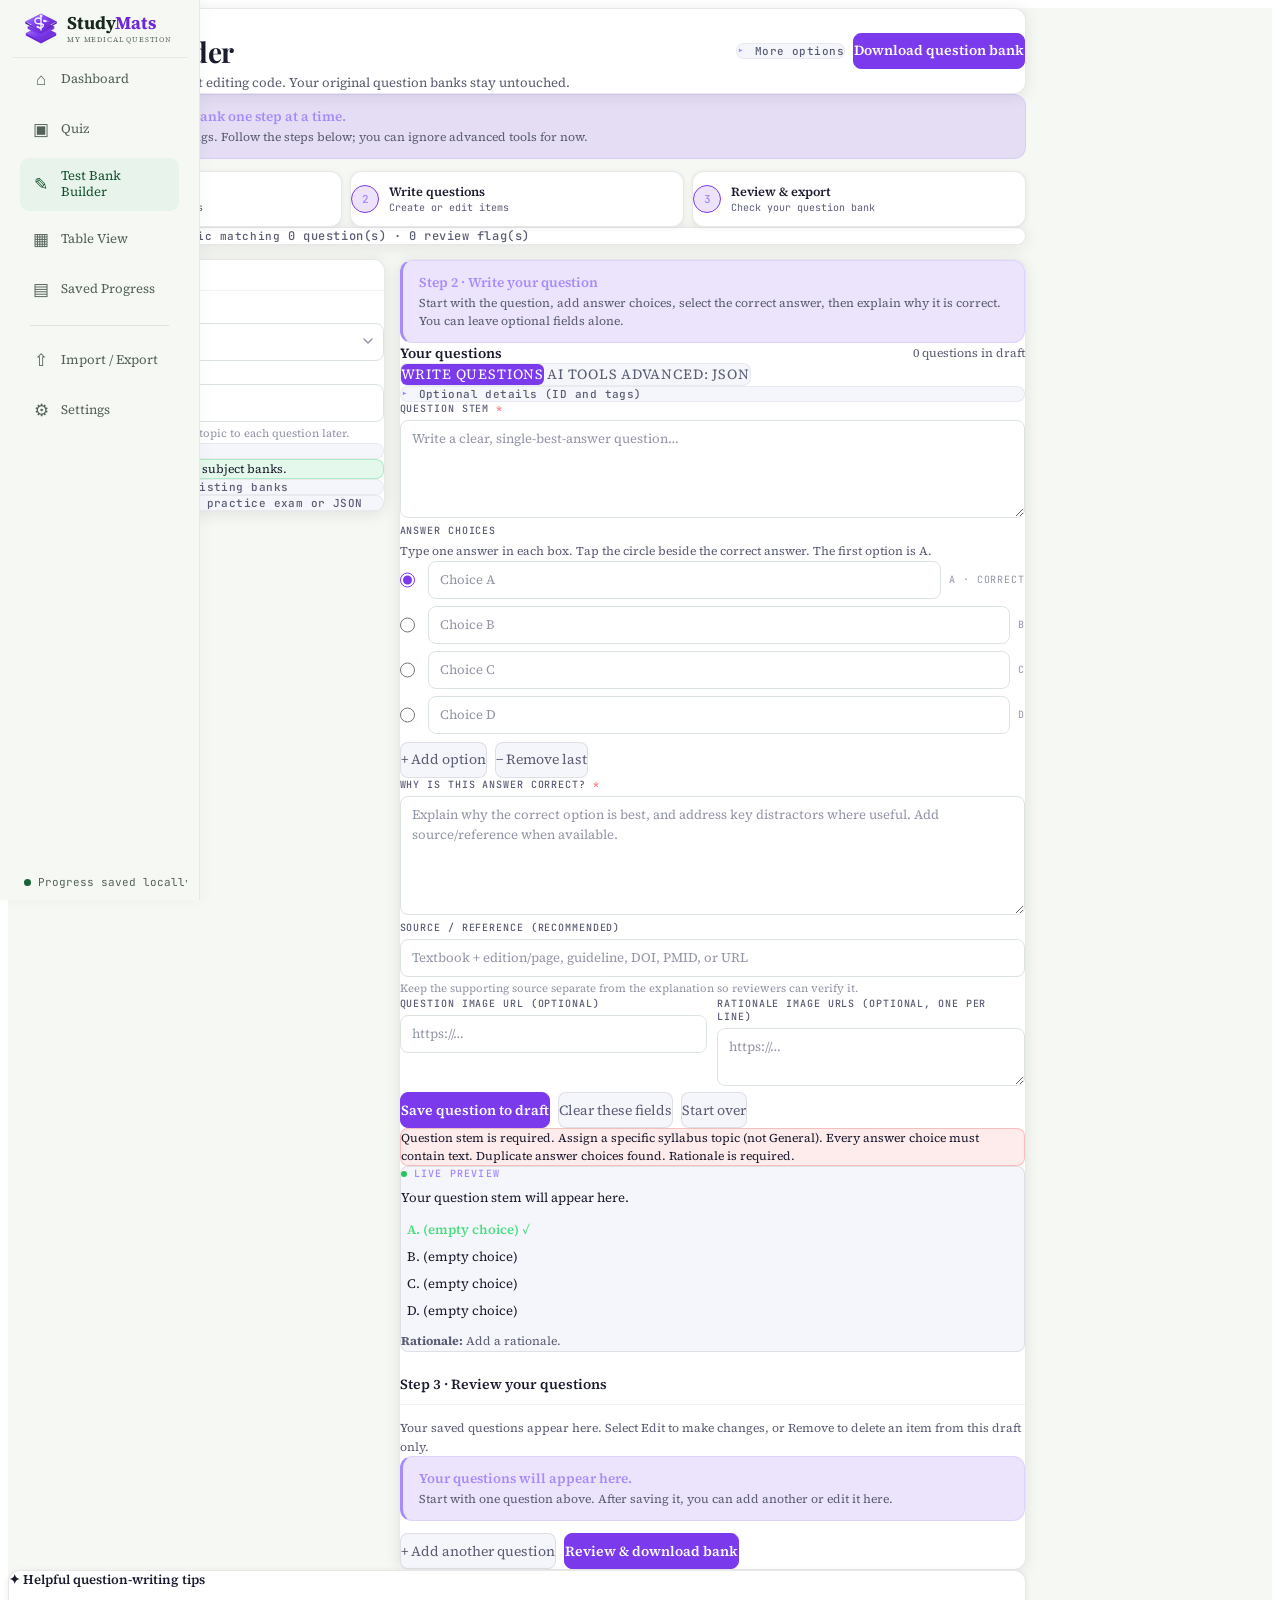
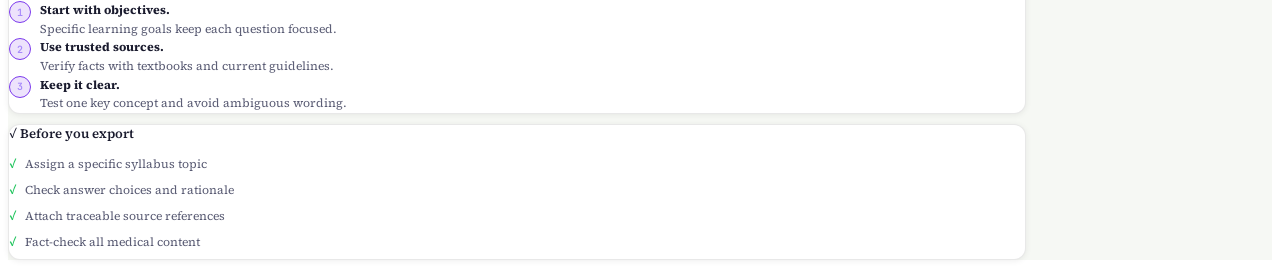
<file: test-bank-builder.html>
<!doctype html>
<html lang="en" data-course="hub" data-theme="dark">
<head>
<meta charset="utf-8"><meta name="viewport" content="width=device-width,initial-scale=1">
<title>Test Bank Builder · StudyMats</title><link href="https://fonts.googleapis.com/css2?family=Playfair+Display:ital,wght@0,400;0,600;0,700;1,400&family=Source+Serif+4:ital,opsz,wght@0,8..60,300;0,8..60,400;0,8..60,500;1,0..60,300;1,0..60,400&family=JetBrains+Mono:wght@400;500&display=swap" rel="stylesheet"><link rel="stylesheet" href="style.css"><script src="theme.js"></script>
<style>
/* ═══════════════════════════════════════════════════════
   StudyMats — Test Bank Builder
   Clean dark-purple theme. All rules scoped to .tb-*
   CSS vars fall back to style.css hub tokens for compat.
═══════════════════════════════════════════════════════ */

/* ── Design tokens ── */
html[data-course="hub"] {
  --p:        #7c3aed;
  --p2:       #a78bfa;
  --p3:       rgba(124,58,237,0.14);
  --p4:       rgba(124,58,237,0.08);
  --p-glow:   rgba(124,58,237,0.22);
  --s0:       #0d0f1a;
  --s1:       #111422;
  --s2:       #161929;
  --s3:       #1c1f33;
  --s4:       #22263a;
  --b1:       rgba(255,255,255,0.06);
  --b2:       rgba(255,255,255,0.10);
  --b3:       rgba(255,255,255,0.16);
  --t1:       #e8e6f2;
  --t2:       #9896ae;
  --t3:       #5f5d72;
  --ok:       #22c55e;
  --ok2:      rgba(34,197,94,0.12);
  --ok3:      rgba(34,197,94,0.28);
  --err:      #ef4444;
  --err2:     rgba(239,68,68,0.10);
  --err3:     rgba(239,68,68,0.28);
  --warn:     #f5c15d;
  --warn2:    rgba(245,193,93,0.08);
  --rad:      12px;
  --rad-s:    8px;
  --rad-xs:   6px;
  --shad:     0 2px 20px rgba(0,0,0,0.45);
  --shad-s:   0 1px 8px rgba(0,0,0,0.30);
}
html[data-course="hub"][data-theme="light"] {
  --s0:#f1f2f8;--s1:#ffffff;--s2:#f5f6fc;--s3:#eceef7;--s4:#e4e6f3;
  --b1:rgba(0,0,0,0.05);--b2:rgba(0,0,0,0.09);--b3:rgba(0,0,0,0.15);
  --t1:#1a1b2e;--t2:#5a5c74;--t3:#9395a8;
  --shad:0 2px 16px rgba(0,0,0,0.09);--shad-s:0 1px 6px rgba(0,0,0,0.07);
}

/* ── Page ── */
body[data-course="hub"] { background:var(--s0); }
.site-theme-toggle        { display:none!important; }

/* ── App shell ── */
.tb-app-shell {
  display:grid;
  grid-template-columns: minmax(0,1fr) 260px;
  gap:16px;
  max-width:1480px;
  margin:0 auto;
  padding:0 20px 60px;
  align-items:start;
}
.tb-main-content { min-width:0; color:var(--t1); font-family:'Source Serif 4',Georgia,serif; padding:0 0 20px; }

/* ── Page header ── */
.tb-head {
  display:flex;
  justify-content:space-between;
  align-items:center;
  gap:16px;
  margin:16px 0 18px;
  padding:20px 22px;
  background:var(--s1);
  border:1px solid var(--b2);
  border-radius:var(--rad);
  box-shadow:var(--shad);
}
.tb-head>div:first-child { max-width:620px; }
.tb-head>div:first-child>a {
  display:inline-flex;
  align-items:center;
  gap:5px;
  margin-bottom:8px;
  color:var(--t2);
  text-decoration:none;
  font:12px 'JetBrains Mono',monospace;
  opacity:.8;
  transition:color .15s,opacity .15s;
}
.tb-head>div:first-child>a:hover { color:var(--p2); opacity:1; }
.tb-head h1 {
  font:700 clamp(20px,2.5vw,28px)/1.15 'Playfair Display',serif;
  letter-spacing:-.02em;
  color:var(--t1);
  margin:0 0 5px;
}
.tb-head p { color:var(--t2); font-size:13px; line-height:1.5; margin:0; }

/* ── Action buttons ── */
.tb-actions { display:flex; flex-wrap:wrap; align-items:center; gap:8px; }
.tb-btn {
  display:inline-flex; align-items:center; gap:6px;
  min-height:36px; padding:7px 14px;
  background:var(--s2); border:1px solid var(--b2); border-radius:var(--rad-s);
  color:var(--t2); font:500 12px 'Source Serif 4',Georgia,serif;
  cursor:pointer; transition:background .15s,border-color .15s,color .15s;
  white-space:nowrap; transform:none!important;
}
.tb-btn:hover { border-color:var(--p2); color:var(--p2); background:var(--p3); }
.tb-btn.primary { background:var(--p); border-color:var(--p); color:#fff; font-weight:600; }
.tb-btn.primary:hover { background:#6d28d9; border-color:#6d28d9; filter:none; }
.tb-btn:focus-visible { outline:2px solid var(--p2); outline-offset:2px; }

/* ── Beginner banner ── */
.tb-beginner-note {
  padding:12px 16px!important;
  background:var(--p3)!important;
  border:1px solid rgba(167,139,250,.2)!important;
  border-left:3px solid var(--p2)!important;
  border-radius:var(--rad)!important;
  margin-bottom:14px;
}
.tb-beginner-note strong { color:var(--p2)!important; font:600 13.5px 'Source Serif 4',serif; display:block; margin-bottom:2px; }
.tb-beginner-note p { color:var(--t2)!important; font-size:12px; margin:0; line-height:1.5; }

/* ── 3-step stepper ── */
.tb-stepper { display:grid; grid-template-columns:repeat(3,minmax(0,1fr)); gap:8px; margin:0 0 16px; }
.tb-step {
  display:flex; align-items:center; gap:10px; min-width:0; min-height:56px;
  padding:11px 14px; text-align:left;
  background:var(--s1); border:1px solid var(--b2); border-radius:var(--rad);
  color:var(--t1); box-shadow:var(--shad-s);
  cursor:pointer; transition:border-color .15s,background .15s;
}
.tb-step:hover          { border-color:var(--p); background:var(--p3); }
.tb-step.is-done        { border-color:var(--ok3); background:var(--ok2); }
.tb-step-number {
  display:grid; place-items:center;
  flex:0 0 28px; width:28px; height:28px;
  background:var(--p3); border:1.5px solid var(--p); border-radius:50%;
  color:var(--p2); font:600 11px 'JetBrains Mono',monospace;
}
.tb-step.is-done .tb-step-number { background:var(--ok2); border-color:var(--ok); color:var(--ok); }
.tb-step strong { display:block; color:var(--t1); font:600 12.5px 'Source Serif 4',serif; line-height:1.3; }
.tb-step small  { display:block; color:var(--t2); font:400 10px 'JetBrains Mono',monospace; margin-top:1px; }

/* ── Quality review details ── */
.tb-review-details {
  margin-bottom:14px!important;
  padding:10px 14px;
  background:var(--s1); border:1px solid var(--b2); border-radius:var(--rad-s);
  color:var(--t1);
}
.tb-review-details>summary {
  display:flex; align-items:center; gap:8px; list-style:none; cursor:pointer;
  color:var(--t2); font:500 11px 'JetBrains Mono',monospace; letter-spacing:.05em; user-select:none;
}
.tb-review-details>summary::marker,
.tb-review-details>summary::-webkit-details-marker { display:none; }
.tb-review-details>summary::before {
  content:'▸'; color:var(--p2); font-size:13px;
  transition:transform .18s; display:inline-block; line-height:1; width:14px;
}
.tb-review-details[open]>summary::before { transform:rotate(90deg); }
.tb-review-details[open]>summary         { color:var(--t1); margin-bottom:10px; }

/* ── Main two-column grid ── */
.tb-grid { display:grid; grid-template-columns:minmax(230px,.72fr) minmax(0,1.28fr); gap:14px; align-items:start; }

/* ── Cards / panels ── */
.tb-panel {
  min-width:0; padding:18px 20px;
  background:var(--s1); border:1px solid var(--b2); border-radius:var(--rad);
  color:var(--t1); box-shadow:var(--shad);
}
.tb-panel h2 {
  color:var(--t1); font:600 14px 'Source Serif 4',serif; margin:0 0 14px;
  padding-bottom:10px; border-bottom:1px solid var(--b1);
}

/* ── Accordions ── */
.tb-advanced, .tb-optional-fields {
  background:var(--s2); border:1px solid var(--b1); border-radius:var(--rad-s);
  padding:10px 12px; margin-top:10px; color:var(--t1);
}
.tb-advanced summary,
.tb-optional-fields>summary {
  display:flex; align-items:center; gap:6px; list-style:none; cursor:pointer;
  color:var(--t2); font:500 11px 'JetBrains Mono',monospace; letter-spacing:.04em; user-select:none;
}
.tb-advanced summary::marker,
.tb-advanced summary::-webkit-details-marker,
.tb-optional-fields>summary::marker,
.tb-optional-fields>summary::-webkit-details-marker { display:none; }
.tb-advanced summary::before,
.tb-optional-fields>summary::before {
  content:'▸'; color:var(--p2); font-size:12px;
  transition:transform .18s; display:inline-block; line-height:1; width:12px;
}
.tb-advanced[open] summary::before,
.tb-optional-fields[open]>summary::before { transform:rotate(90deg); }
.tb-advanced[open] summary,
.tb-optional-fields[open]>summary { color:var(--t1); margin-bottom:10px; }

/* ── Form fields ── */
.tb-field { margin:11px 0; min-width:0; }
.tb-field label {
  display:block; margin-bottom:5px;
  color:var(--t2); font:500 10px 'JetBrains Mono',monospace; letter-spacing:.09em; text-transform:uppercase;
}
.tb-field input,
.tb-field select,
.tb-field textarea,
.tb-option input[type=text] {
  width:100%; min-width:0; box-sizing:border-box;
  min-height:38px; padding:8px 11px;
  background:var(--s2); border:1px solid var(--b2); border-radius:var(--rad-s);
  color:var(--t1); font:13px 'Source Serif 4',serif; line-height:1.5;
  transition:border-color .15s,box-shadow .15s;
}
.tb-field textarea { min-height:unset; line-height:1.55; resize:vertical; }
.tb-field input:focus,
.tb-field select:focus,
.tb-field textarea:focus,
.tb-option input[type=text]:focus {
  outline:none; border-color:var(--p2); box-shadow:0 0 0 3px var(--p-glow);
}
.tb-field input::placeholder,
.tb-field textarea::placeholder { color:var(--t3); }
.tb-field select {
  appearance:none; cursor:pointer;
  background-image:url("data:image/svg+xml,%3Csvg xmlns='http://www.w3.org/2000/svg' width='10' height='7'%3E%3Cpath d='M1 1l4 4 4-4' stroke='%239896ae' stroke-width='1.5' fill='none' stroke-linecap='round'/%3E%3C/svg%3E");
  background-repeat:no-repeat; background-position:right 10px center; padding-right:28px;
}
.tb-field small { display:block; margin-top:4px; color:var(--t3); font-size:11px; line-height:1.5; }

/* ── Topline ── */
.tb-topline { display:flex; align-items:center; justify-content:space-between; gap:10px; margin:10px 0; }
.tb-topline h2 { margin:0; border:0; padding:0; }

/* ── Tabs (pill style) ── */
.tb-tabs {
  display:flex; flex-wrap:wrap; gap:3px;
  margin:0 0 14px; padding:4px;
  background:var(--s2); border:1px solid var(--b1); border-radius:var(--rad-s);
  width:fit-content;
}
.tb-tab {
  padding:6px 13px; border-radius:var(--rad-xs);
  border:none; background:transparent;
  color:var(--t2); font:500 10.5px 'JetBrains Mono',monospace;
  letter-spacing:.06em; text-transform:uppercase;
  cursor:pointer; transition:background .15s,color .15s; white-space:nowrap;
}
.tb-tab:hover { color:var(--t1); }
.tb-tab[aria-selected=true] { background:var(--p); color:#fff; border-color:transparent; }

/* ── Answer choices ── */
.tb-options { display:grid; gap:7px; margin:10px 0; }
.tb-option  { display:grid; grid-template-columns:20px minmax(0,1fr) auto; gap:8px; align-items:center; }
.tb-option input[type=radio] { accent-color:var(--p); width:15px; height:15px; cursor:pointer; flex-shrink:0; }
.tb-option input[type=text]  { min-height:36px; font-size:13px; }
.tb-option label { margin:0; color:var(--t3); font:400 10px 'JetBrains Mono',monospace; white-space:nowrap; text-align:right; }

/* ── Status bars ── */
.tb-status {
  margin-top:10px; padding:9px 12px;
  background:var(--s2); border:1px solid var(--b1); border-radius:var(--rad-s);
  color:var(--t2); font-size:12px; line-height:1.5; overflow-wrap:anywhere;
}
.tb-status.good,.tb-quality-ok {
  border-color:var(--ok3); background:var(--ok2); color:var(--t1);
}
.tb-status.bad { border-color:var(--err3); background:var(--err2); color:var(--t1); }

/* ── Live preview ── */
.tb-preview {
  margin-top:12px; padding:14px 16px;
  background:var(--s2); border:1px solid var(--b2); border-radius:var(--rad-s);
  color:var(--t1); font-size:13px; line-height:1.6; overflow-wrap:anywhere;
}
.tb-preview>strong {
  display:flex; align-items:center; gap:7px;
  margin-bottom:8px; color:var(--p2);
  font:600 10px 'JetBrains Mono',monospace; letter-spacing:.12em; text-transform:uppercase;
}
.tb-preview>strong::before {
  content:''; display:inline-block; width:6px; height:6px; border-radius:50%; background:var(--ok); flex-shrink:0;
}
.tb-preview ol { padding-left:22px; margin:8px 0; }
.tb-preview li { padding:3px 0; }
.tb-correct    { color:#4ade80; font-weight:600; }

/* ── JSON output ── */
.tb-output {
  width:100%; min-height:240px; padding:12px 14px;
  background:var(--s2); border:1px solid var(--b2); border-radius:var(--rad-s);
  color:var(--p2); font:12px/1.55 'JetBrains Mono',monospace; resize:vertical;
  overflow-wrap:anywhere;
}

/* ── Bank item cards ── */
.tb-bank-list { display:grid; gap:6px; min-width:0; }
.tb-bank-item {
  min-width:0; padding:11px 13px;
  background:var(--s2); border:1px solid var(--b1); border-radius:var(--rad-s);
  color:var(--t1); overflow-wrap:anywhere; transition:border-color .15s;
}
.tb-bank-item:hover     { border-color:var(--p); }
.tb-bank-item strong    { display:block; font-size:12.5px; margin-bottom:2px; }
.tb-bank-item small     { color:var(--t2); font-size:11px; }
.tb-bank-item p         { font-size:12px; line-height:1.5; color:var(--t2); }

/* ── Quality issues ── */
.tb-quality-issue {
  display:flex; justify-content:space-between; align-items:flex-start; gap:10px;
  min-width:0; padding:11px 13px;
  background:var(--s2); border:1px solid var(--b1); border-radius:var(--rad-s);
  color:var(--t1); overflow-wrap:anywhere;
}
.tb-quality-issue strong { font-size:12px; display:block; margin-bottom:2px; }
.tb-quality-issue small  { color:var(--t2); font-size:11px; }
.tb-quality-issue p      { font-size:12px; line-height:1.5; }
#qualityFilters .tb-btn[aria-pressed=true] { background:var(--p); border-color:var(--p); color:#fff; }

/* ── Warning notice ── */
.tb-warning {
  padding:10px 14px;
  background:var(--warn2); border-left:3px solid var(--warn); border-radius:var(--rad-xs);
  color:var(--t2); font-size:12px; line-height:1.55;
}

/* ── Guide column ── */
.tb-guide-column { display:grid; gap:10px; padding-top:0; min-width:0; }
.tb-guide-card {
  padding:16px 18px;
  background:var(--s1); border:1px solid var(--b2); border-radius:var(--rad);
  color:var(--t1); box-shadow:var(--shad-s);
}
.tb-guide-card h2   { margin:0 0 12px; color:var(--t1); font:600 13px 'Source Serif 4',serif; line-height:1.4; }
.tb-guide-tip       { display:flex; gap:9px; align-items:flex-start; margin:10px 0; color:var(--t2); font:400 12px/1.55 'Source Serif 4',serif; }
.tb-guide-tip:last-child { margin-bottom:0; }
.tb-guide-tip strong { color:var(--t1); }
.tb-guide-icon {
  display:grid; place-items:center; flex:0 0 22px; width:22px; height:22px;
  background:var(--p3); border:1px solid var(--p); border-radius:50%;
  color:var(--p2); font:600 10px 'JetBrains Mono',monospace;
}
.tb-guide-check p { display:flex; gap:8px; align-items:flex-start; margin:8px 0; color:var(--t2); font-size:12px; line-height:1.5; }
.tb-guide-check p:before { content:"✓"; color:var(--ok); font-weight:700; flex-shrink:0; }

/* ── Misc ── */
.tb-muted        { color:var(--t2); font-size:12px; line-height:1.55; }
.tb-count        { color:var(--t2); font-size:12px; }
.tb-hidden       { display:none!important; }
.tb-two          { display:grid; grid-template-columns:repeat(2,minmax(0,1fr)); gap:10px; }
.tb-main-content #subjectStep,
.tb-main-content #questionStep,
.tb-main-content #reviewStep  { scroll-margin-top:18px; }

/* ── Scrollbars ── */
.tb-output::-webkit-scrollbar,
.tb-field textarea::-webkit-scrollbar { width:5px; }
.tb-output::-webkit-scrollbar-thumb,
.tb-field textarea::-webkit-scrollbar-thumb { background:var(--b2); border-radius:3px; }

/* ── Responsive ── */
@media(max-width:1300px){
  .tb-app-shell{grid-template-columns:minmax(0,1fr) 230px}
  .tb-grid{grid-template-columns:minmax(220px,.75fr) minmax(0,1.25fr)}
}
@media(max-width:1100px){
  .tb-app-shell{display:block;padding-top:12px}
  .tb-guide-column{display:grid;grid-template-columns:repeat(2,minmax(0,1fr));margin:14px 0 0}
  .tb-grid{grid-template-columns:minmax(200px,.78fr) minmax(0,1.22fr)}
}
@media(max-width:800px){
  .tb-app-shell{padding:10px 14px 50px}
  .tb-grid{grid-template-columns:minmax(0,1fr)}
  .tb-guide-column{grid-template-columns:repeat(2,minmax(0,1fr))}
  .tb-head{display:block}
  .tb-head .tb-actions{margin-top:12px;flex-wrap:wrap}
  .tb-head .tb-actions>.tb-btn{flex:1}
  .tb-stepper{grid-template-columns:1fr;gap:7px}
  .tb-step{min-height:50px}
  .tb-panel{padding:14px 16px}
  .tb-two{grid-template-columns:minmax(0,1fr)}
  .tb-head h1{font-size:24px}
  .tb-option{grid-template-columns:18px minmax(0,1fr) 46px;gap:6px}
  .tb-option label{font-size:9px}
  .tb-quality-issue{flex-direction:column}
  .tb-quality-issue .tb-btn{align-self:flex-start}
}
@media(max-width:480px){
  .tb-head .tb-actions{display:grid;grid-template-columns:1fr}
  .tb-head .tb-actions details{width:100%}
  .tb-panel{padding:12px}
  .tb-step small{font-size:9px}
  .tb-guide-column{grid-template-columns:1fr}
  .tb-tabs{width:100%}
  .tb-tab{flex:1;text-align:center}
}
@media(prefers-reduced-motion:reduce){
  .tb-btn,.tb-step,.tb-bank-item,.tb-advanced summary,.tb-review-details>summary{transition:none}
}
</style>


    <link rel="manifest" href="./manifest.json">
    <meta name="theme-color" content="#171329">
    <meta name="mobile-web-app-capable" content="yes">
    <meta name="apple-mobile-web-app-capable" content="yes">
    <meta name="apple-mobile-web-app-status-bar-style" content="black-translucent">
    <link rel="apple-touch-icon" href="./assets/studymats-mark.svg">
</head>
<body data-course="hub">
<aside class="desktop-sidebar" aria-label="Primary navigation"><div class="sidebar-top"><a class="sidebar-brand-lockup" href="index.html" aria-label="StudyMats dashboard"><img src="assets/studymats-mark.svg" alt="" width="34" height="34"><span class="sidebar-brand-copy"><strong>Study<span>Mats</span></strong><small>MY MEDICAL QUESTION BANK</small></span></a></div><nav><a class="sidebar-link" href="index.html" title="Dashboard"><span>⌂</span><span class="sidebar-link-label">Dashboard</span></a><a class="sidebar-link" href="quiz.html" title="Quiz"><span>▣</span><span class="sidebar-link-label">Quiz</span></a><a class="sidebar-link is-active" href="test-bank-builder.html" title="Test Bank Builder" aria-current="page"><span>✎</span><span class="sidebar-link-label">Test Bank Builder</span></a><a class="sidebar-link" href="index.html#hubSubjectList" title="Table View"><span>▦</span><span class="sidebar-link-label">Table View</span></a><a class="sidebar-link" href="index.html#studyDashboard" title="Saved Progress"><span>▤</span><span class="sidebar-link-label">Saved Progress</span></a><div class="sidebar-divider"></div><a class="sidebar-link" href="index.html#backupPanel" title="Import / Export"><span>⇧</span><span class="sidebar-link-label">Import / Export</span></a><button class="sidebar-link sidebar-theme" type="button" data-sidebar-theme title="Settings"><span>⚙</span><span class="sidebar-link-label">Settings</span></button></nav><div class="sidebar-save"><i></i><span class="sidebar-save-label">Progress saved locally</span><span>ⓘ</span></div></aside>
<div class="tb-app-shell"><main class="tb-wrap tb-main-content">
<header class="tb-head"><div><a href="index.html" class="tb-muted">← Back to StudyMats</a><h1>Test Bank Builder</h1><p>Create study questions without editing code. Your original question banks stay untouched.</p></div><div class="tb-actions"><details class="tb-advanced" style="margin:0"><summary>More options</summary><div class="tb-actions" style="margin-top:10px"><button class="tb-btn" id="loadDraft">Load saved draft</button><button class="tb-btn" id="saveDraft">Save draft on this device</button></div></details><button class="tb-btn primary" id="exportJson">Download question bank</button></div></header>
<div class="tb-beginner-note" style="margin-bottom:12px"><strong>Let’s build your question bank one step at a time.</strong><p class="tb-muted">You only need to do three things. Follow the steps below; you can ignore advanced tools for now.</p></div><nav class="tb-stepper" aria-label="Builder steps"><button type="button" class="tb-step" data-go-step="subjectStep"><span class="tb-step-number">1</span><span><strong>Set up</strong><small>Choose subject and sources</small></span></button><button type="button" class="tb-step" data-go-step="questionStep"><span class="tb-step-number">2</span><span><strong>Write questions</strong><small>Create or edit items</small></span></button><button type="button" class="tb-step" data-go-step="reviewStep"><span class="tb-step-number">3</span><span><strong>Review &amp; export</strong><small>Check your question bank</small></span></button></nav><details class="tb-panel tb-review-details" style="margin-bottom:18px" id="qualityPanel"><summary><span>Review checklist &amp; topic matching</span><span class="tb-count" id="qualitySummary">Waiting for draft…</span></summary><p class="tb-muted">Automated checks catch organization and completeness issues, not medical errors. Every item still needs a human fact-check against trusted references.</p><div class="tb-two" id="qualityStats"><div><strong>0</strong><p class="tb-muted">Draft questions</p></div><div><strong>0</strong><p class="tb-muted">Topic gaps</p></div></div><div class="tb-actions" id="qualityFilters" role="group" aria-label="Filter review flags" style="margin-top:12px"><button type="button" class="tb-btn" data-quality-filter="all" aria-pressed="true">All</button><button type="button" class="tb-btn" data-quality-filter="structural" aria-pressed="false">Structure</button><button type="button" class="tb-btn" data-quality-filter="topics" aria-pressed="false">Topics</button><button type="button" class="tb-btn" data-quality-filter="duplicates" aria-pressed="false">Duplicates</button><button type="button" class="tb-btn" data-quality-filter="sources" aria-pressed="false">Sources</button><button type="button" class="tb-btn" data-quality-filter="medical" aria-pressed="false">Fact-check</button></div><div id="qualityIssues" class="tb-bank-list" style="margin-top:12px"></div></details><div class="tb-grid">
<aside class="tb-panel" id="subjectStep">
<h2>Step 1 · Choose a subject</h2>
<div class="tb-field"><label for="bankSubject">Destination subject</label><select id="bankSubject"><option>Loading subjects…</option></select></div>
<div class="tb-field"><label for="bankTopic">Topic or unit <span class="tb-muted">(optional)</span></label><input id="bankTopic" list="syllabusTopics" placeholder="e.g. Cardiovascular"><datalist id="syllabusTopics"></datalist><small class="tb-muted">You can leave this blank and add a topic to each question later.</small></div><details class="tb-advanced"><summary>Optional settings</summary><div class="tb-field" style="margin-top:12px"><label for="bankDifficulty">Default difficulty</label><select id="bankDifficulty"><option value="">Not set</option><option>Easy</option><option>Moderate</option><option>Hard</option><option>Clinical</option></select></div><div class="tb-field"><label for="bankName">Download filename</label><input id="bankName" value="test-bank.json"></div></details>
<div class="tb-status" id="bankStatus" role="status">Loading subject catalog and existing question banks…</div>
<details class="tb-advanced"><summary>Reuse questions from existing banks</summary><div class="tb-topline"><h2 style="margin:12px 0">Choose existing questions</h2><span class="tb-count" id="importCount">0 selected</span></div>
<div class="tb-field"><label for="bankSearch">Search loaded banks</label><input id="bankSearch" type="search" placeholder="Search stems, topics, IDs…"></div>
<div class="tb-field"><label for="bankFilter">Source bank</label><select id="bankFilter"><option value="all">All subjects</option></select></div>
<div class="tb-actions" style="margin-bottom:12px"><button class="tb-btn" id="selectVisible">Select visible</button><button class="tb-btn" id="clearSelected">Clear selection</button></div>
<div class="tb-bank-list" id="bankResults"></div>
<div class="tb-muted" style="margin-top:10px">Imported questions are copied into this draft; originals are never edited. Destination subject is applied at export.</div>
</details>
<details class="tb-advanced"><summary>Import questions from a practice exam or JSON</summary><hr style="border-color:var(--tb-line);margin:18px 0">
<h2>Import a practice exam</h2>
<p class="tb-muted">Have a practice exam in PDF, Word, or text? Use the short guide below to convert it with an AI assistant, then upload the JSON file here. Your existing question banks will not be changed.</p>
<div class="tb-preview" style="margin:12px 0"><strong>Quick tutorial</strong><ol><li>Open the <b>Make an AI prompt</b> tab and copy the conversion prompt below.</li><li>In your AI chat, attach your practice exam file and paste the prompt.</li><li>Ask the AI to return a downloadable <code>.json</code> file, or copy its JSON output into a text file named <code>practice-exam.json</code>.</li><li>Upload the JSON file here, then click <b>Validate and import JSON</b>.</li></ol><p class="tb-muted">Check the answer key and rationales against your source before using imported questions.</p></div>
<div class="tb-field"><label for="conversionPrompt">Prompt: convert my practice exam to StudyMats JSON</label><textarea id="conversionPrompt" rows="9" readonly></textarea></div>
<div class="tb-actions" style="margin-bottom:12px"><button class="tb-btn" id="copyConversionPrompt">Copy conversion prompt</button><button class="tb-btn" id="showConversionPrompt">Refresh prompt</button></div>
<div class="tb-field"><label for="jsonFile">1. Upload the converted JSON file</label><input id="jsonFile" type="file" accept=".json,application/json"></div>
<div class="tb-field"><label for="jsonPaste">Or paste the JSON output here</label><textarea id="jsonPaste" placeholder='Paste the JSON array returned by your AI assistant…'></textarea></div>
<button class="tb-btn primary" id="importJson">Validate and import JSON</button>
<p class="tb-muted">Accepted format: a JSON array of question objects. This imports into your current draft only; it does not publish to or overwrite a subject bank.</p>
</details>
</aside>
<section class="tb-panel" id="questionStep">
<div class="tb-beginner-note"><strong>Step 2 · Write your question</strong><p class="tb-muted">Start with the question, add answer choices, select the correct answer, then explain why it is correct. You can leave optional fields alone.</p></div><div class="tb-topline"><h2 style="margin:0">Your questions</h2><span class="tb-count" id="draftCount">0 questions in draft</span></div>
<div class="tb-tabs" role="tablist" aria-label="More tools"><button class="tb-tab" id="tabEditor" aria-selected="true">Write questions</button><button class="tb-tab" id="tabPrompt" aria-selected="false">AI tools</button><button class="tb-tab" id="tabOutput" aria-selected="false">Advanced: JSON</button></div>
<div id="editorPane">
<details class="tb-optional-fields"><summary>Optional details (ID and tags)</summary><div class="tb-two"><div class="tb-field"><label for="questionId">Question ID</label><input id="questionId" placeholder="Auto-generated if blank"></div><div class="tb-field"><label for="questionTags">Tags (comma-separated)</label><input id="questionTags" placeholder="e.g. cardiac, physiology"></div></div></details>
<div class="tb-field"><label for="questionStem">Question stem <span style="color:#f87171">*</span></label><textarea id="questionStem" rows="4" placeholder="Write a clear, single-best-answer question…"></textarea></div>
<div class="tb-field"><label>Answer choices</label><p class="tb-muted">Type one answer in each box. Tap the circle beside the correct answer. The first option is A.</p><div class="tb-options" id="optionEditor"></div><div class="tb-actions" style="margin-top:8px"><button class="tb-btn" id="addOption">+ Add option</button><button class="tb-btn" id="removeOption">− Remove last</button></div></div>
<div class="tb-field"><label for="questionRationale">Why is this answer correct? <span style="color:#f87171">*</span></label><textarea id="questionRationale" rows="5" placeholder="Explain why the correct option is best, and address key distractors where useful. Add source/reference when available."></textarea></div>
<div class="tb-field"><label for="questionSource">Source / reference (recommended)</label><input id="questionSource" placeholder="Textbook + edition/page, guideline, DOI, PMID, or URL"><small class="tb-muted">Keep the supporting source separate from the explanation so reviewers can verify it.</small></div>
<div class="tb-two"><div class="tb-field"><label for="questionImage">Question image URL (optional)</label><input id="questionImage" placeholder="https://…"></div><div class="tb-field"><label for="rationaleImages">Rationale image URLs (optional, one per line)</label><textarea id="rationaleImages" rows="2" placeholder="https://…"></textarea></div></div>
<div class="tb-actions"><button class="tb-btn primary" id="addQuestion">Save question to draft</button><button class="tb-btn" id="clearEditor">Clear these fields</button><button class="tb-btn" id="newDraft">Start over</button></div>
<div id="validationStatus" class="tb-status" role="status">Complete the stem, at least two choices, one correct answer, and a rationale.</div>
<div class="tb-preview" id="livePreview"><strong>Live preview</strong><p class="tb-muted">Your question preview will appear here.</p></div>
<div id="reviewStep" class="tb-review-area"><h2 style="margin-top:22px">Step 3 · Review your questions <span class="tb-count" id="reviewCount"></span></h2><p class="tb-muted">Your saved questions appear here. Select Edit to make changes, or Remove to delete an item from this draft only.</p><div id="draftList" class="tb-bank-list"></div><div class="tb-actions" style="margin-top:12px"><button type="button" class="tb-btn" id="backToQuestions">+ Add another question</button><button type="button" class="tb-btn primary" id="reviewDownload">Review &amp; download bank</button></div></div>
</div>
<div id="promptPane" class="tb-hidden">
<p class="tb-muted">Copy this prompt into your preferred LLM. It asks for structured output and warns the model not to invent references or leave ambiguous answer keys.</p>
<div class="tb-field"><label for="promptTopic">Topic / learning objectives</label><textarea id="promptTopic" rows="3" placeholder="e.g. cardiac cycle, pressure-volume loops, clinical application"></textarea></div>
<div class="tb-two"><div class="tb-field"><label for="promptCount">Number of questions</label><input id="promptCount" type="number" min="1" max="100" value="10"></div><div class="tb-field"><label for="promptLevel">Learner level</label><select id="promptLevel"><option>Second-year medical student</option><option>First-year medical student</option><option>Clinical clerkship</option><option>PLE review</option></select></div></div>
<div class="tb-field"><label for="promptStyle">Question style</label><select id="promptStyle"><option>Mixed recall and clinical application</option><option>Clinical vignettes and HOTS</option><option>Foundational concepts</option><option>Image-based interpretation</option></select></div>
<textarea id="promptOutput" class="tb-output" readonly></textarea><div class="tb-actions"><button class="tb-btn primary" id="copyPrompt">Copy prompt</button><button class="tb-btn" id="refreshPrompt">Refresh prompt</button></div>
<p class="tb-warning">AI-generated items must be reviewed against trusted references before they are used for studying or assessment. The builder checks structure, not medical truth.</p>
</div>
<div id="outputPane" class="tb-hidden"><h2>Step 4 · Review and download</h2><p class="tb-muted">JSON is the file format StudyMats uses behind the scenes. You do not need to edit this text. If the builder finds a structural problem, download will be blocked until it is fixed.</p><div class="tb-actions" style="margin-bottom:10px"><button class="tb-btn" id="copyJson">Copy JSON</button><button class="tb-btn" id="downloadJson2">Download JSON</button></div><textarea id="jsonOutput" class="tb-output" readonly spellcheck="false"></textarea><div id="outputStatus" class="tb-status">The preview updates as your draft changes.</div></div>
</section></div>
<aside class="tb-guide-column" aria-label="Question-writing guide"><section class="tb-guide-card"><h2>✦ Helpful question-writing tips</h2><div class="tb-guide-tip"><span class="tb-guide-icon">1</span><span><strong>Start with objectives.</strong><br>Specific learning goals keep each question focused.</span></div><div class="tb-guide-tip"><span class="tb-guide-icon">2</span><span><strong>Use trusted sources.</strong><br>Verify facts with textbooks and current guidelines.</span></div><div class="tb-guide-tip"><span class="tb-guide-icon">3</span><span><strong>Keep it clear.</strong><br>Test one key concept and avoid ambiguous wording.</span></div></section><section class="tb-guide-card tb-guide-check"><h2>✓ Before you export</h2><p>Assign a specific syllabus topic</p><p>Check answer choices and rationale</p><p>Attach traceable source references</p><p>Fact-check all medical content</p></section></aside>
</div>
<script>
(function(){
'use strict';
const $=id=>document.getElementById(id);
const state={subjects:[],banks:[],draft:[],selected:new Set(),editing:null,options:['','','',''],correct:0};
const esc=s=>String(s??'').replace(/[&<>"']/g,c=>({'&':'&amp;','<':'&lt;','>':'&gt;','"':'&quot;',"'":'&#39;'}[c]));
const normalize=q=>({...q,id:String(q.id??''),subject:String(q.subject??''),topic:String(q.topic??'General'),question:String(q.question??q.stem??''),source:String(q.source??q.reference??''),questionImage:q.questionImage??null,options:Array.isArray(q.options)?q.options.map(String):[],correctAnswer:Number(q.correctAnswer),rationale:typeof q.rationale==='string'?{text:q.rationale,images:[]}:{text:String(q.rationale?.text??''),images:Array.isArray(q.rationale?.images)?q.rationale.images:[]},tags:Array.isArray(q.tags)?q.tags.map(String):[]});
function validate(q,seen=new Set()){const e=[];if(!q.question.trim())e.push('Question stem is required.');if(!q.subject||q.subject==='Unassigned')e.push('Assign a destination subject.');if(!q.topic||!q.topic.trim()||q.topic.trim().toLowerCase()==='general')e.push('Assign a specific syllabus topic (not General).');if(q.options.length<2)e.push('At least two answer choices are required.');if(q.options.some(x=>!String(x).trim()))e.push('Every answer choice must contain text.');if(new Set(q.options.map(x=>String(x).trim().toLowerCase())).size!==q.options.length)e.push('Duplicate answer choices found.');if(!Number.isInteger(q.correctAnswer)||q.correctAnswer<0||q.correctAnswer>=q.options.length)e.push('Choose exactly one valid correct answer.');if(!q.rationale.text.trim())e.push('Rationale is required.');if(q.id&&seen.has(q.id))e.push('Duplicate question ID: '+q.id);if(q.questionImage&&!/^https?:\/\//i.test(q.questionImage))e.push('Question image must be an http(s) URL or blank.');if(q.rationale.images.some(x=>!/^https?:\/\//i.test(String(x))))e.push('Rationale images must be http(s) URLs.');return e}
function renderOptions(){ $('optionEditor').innerHTML=state.options.map((v,i)=>'<div class="tb-option"><input type="radio" name="correctOption" aria-label="Mark choice '+(i+1)+' correct" '+(state.correct===i?'checked':'')+' data-correct="'+i+'"><input type="text" aria-label="Choice '+(i+1)+'" placeholder="Choice '+String.fromCharCode(65+i)+'" data-option="'+i+'" value="'+esc(v)+'"><label>'+String.fromCharCode(65+i)+(state.correct===i?' · correct':'')+'</label></div>').join('');$('optionEditor').querySelectorAll('[data-option]').forEach(el=>el.addEventListener('input',()=>{state.options[+el.dataset.option]=el.value;preview()}));$('optionEditor').querySelectorAll('[data-correct]').forEach(el=>el.addEventListener('change',()=>{state.correct=+el.dataset.correct;renderOptions();preview()}))}
function editorQuestion(){const subject=$('bankSubject').value||'Unassigned';return normalize({id:$('questionId').value.trim(),subject,topic:$('bankTopic').value.trim()||'General',difficulty:$('bankDifficulty').value||undefined,question:$('questionStem').value.trim(),source:$('questionSource').value.trim(),questionImage:$('questionImage').value.trim()||null,options:state.options,correctAnswer:state.correct,rationale:{text:$('questionRationale').value.trim(),images:$('rationaleImages').value.split(/\n/).map(s=>s.trim()).filter(Boolean)},tags:$('questionTags').value.split(',').map(s=>s.trim()).filter(Boolean)})}
function preview(){const q=editorQuestion();$('livePreview').innerHTML='<strong>Live preview</strong><p>'+esc(q.question||'Your question stem will appear here.')+'</p><ol type="A">'+q.options.map((o,i)=>'<li class="'+(i===state.correct?'tb-correct':'')+'">'+esc(o||'(empty choice)')+(i===state.correct?' ✓':'')+'</li>').join('')+'</ol><p class="tb-muted"><b>Rationale:</b> '+esc(q.rationale.text||'Add a rationale.')+'</p>';const e=validate(q);$('validationStatus').className='tb-status '+(e.length?'bad':'good');$('validationStatus').textContent=e.length?e.join(' '):'Structure looks valid. This does not verify factual accuracy.'}
function resetEditor(){state.editing=null;state.options=['','','',''];state.correct=0;['questionId','questionTags','questionStem','questionRationale','questionSource','questionImage','rationaleImages'].forEach(id=>$(id).value='');$('addQuestion').textContent='Add question to draft';renderOptions();preview()}
function fillEditor(q,index){state.editing=index;state.options=[...q.options];state.correct=q.correctAnswer;$('questionId').value=q.id;$('questionTags').value=q.tags.join(', ');$('questionStem').value=q.question;$('questionRationale').value=q.rationale.text;$('questionSource').value=q.source||'';$('questionImage').value=q.questionImage||'';$('rationaleImages').value=q.rationale.images.join('\n');$('bankTopic').value=q.topic;$('addQuestion').textContent='Save question changes';renderOptions();preview();$('editorPane').scrollIntoView({behavior:'smooth',block:'start'})}
function renderDraft(){ $('draftCount').textContent=state.draft.length+' question'+(state.draft.length===1?'':'s')+' in draft';$('reviewCount').textContent=state.draft.length?'· '+state.draft.length+' saved':'';const hasSubject=state.subjects.some(subject=>subject.name===$('bankSubject').value);document.querySelectorAll('[data-go-step="subjectStep"]').forEach(el=>{el.classList.toggle('is-done',hasSubject);el.querySelector('.tb-step-number').textContent=hasSubject?'✓':'1'});document.querySelectorAll('[data-go-step="questionStep"]').forEach(el=>{el.classList.toggle('is-done',state.draft.length>0);el.querySelector('.tb-step-number').textContent=state.draft.length?'✓':'2'});document.querySelectorAll('[data-go-step="reviewStep"]').forEach(el=>{el.classList.toggle('is-done',state.draft.length>0);el.querySelector('.tb-step-number').textContent=state.draft.length?'✓':'3'});$('draftList').innerHTML=state.draft.length?state.draft.map((q,i)=>'<div class="tb-bank-item"><div style="flex:1"><strong>'+esc(q.id||'Draft '+(i+1))+' · '+esc(q.question.slice(0,130))+'</strong><small>'+esc(q.topic)+' · '+q.options.length+' choices</small><div class="tb-actions" style="margin-top:8px"><button class="tb-btn" data-edit="'+i+'">Edit</button><button class="tb-btn" data-remove="'+i+'">Remove</button></div></div></div>').join(''):'<div class="tb-beginner-note"><strong>Your questions will appear here.</strong><p class="tb-muted">Start with one question above. After saving it, you can add another or edit it here.</p></div>'; $('draftList').querySelectorAll('[data-edit]').forEach(b=>b.onclick=()=>fillEditor(state.draft[+b.dataset.edit],+b.dataset.edit));$('draftList').querySelectorAll('[data-remove]').forEach(b=>b.onclick=()=>{state.draft.splice(+b.dataset.remove,1);renderDraft();renderOutput()});renderOutput();renderQualityReview()}
function payload(){const subject=$('bankSubject').value||'Unassigned';return state.draft.map((raw,i)=>{const q=normalize(raw);q.subject=subject;if(!q.id)q.id=subject.toUpperCase().replace(/[^A-Z0-9]+/g,'-')+'-'+String(i+1).padStart(3,'0');if(!q.topic)q.topic=$('bankTopic').value.trim()||'General';if(!q.questionImage)q.questionImage=null;if(!q.rationale.images)q.rationale.images=[];if(!q.tags.length&&q.topic!=='General')q.tags=[q.topic];return q})}
function renderOutput(){const arr=payload();$('jsonOutput').value=JSON.stringify(arr,null,2);const seen=new Set(),errs=[];arr.forEach((q,i)=>{validate(q,seen).forEach(e=>errs.push('Question '+(i+1)+': '+e));if(q.id)seen.add(q.id)});$('outputStatus').className='tb-status '+(errs.length?'bad':'good');$('outputStatus').textContent=errs.length?errs.length+' validation issue(s): '+errs.slice(0,5).join(' '):arr.length+' question(s) structurally valid. Review all medical content and sources before use.'}
let qualityFilter='all';
function renderQualityReview(){
const qs=payload(),canonical=s=>String(s||'').toLowerCase().replace(/<[^>]*>/g,' ').replace(/[^a-z0-9]+/g,' ').trim().replace(/\s+/g,' '),seen=new Map(),issues=[],knownTopics=new Set(state.banks.filter(q=>q.subject===($('bankSubject').value||'')).map(q=>canonical(q.topic)).filter(t=>t&&t!=='general'));
let topicGaps=0,referenceGaps=0,duplicates=0,unmatchedTopics=0,mappedTopics=0,structuralGaps=0;
qs.forEach((q,i)=>{
validate(q).forEach(detail=>{structuralGaps++;issues.push({i,title:'Structure: '+detail,detail:'Fix this before exporting the question.',category:'structural'})});
const topic=String(q.topic||'').trim(),topicKey=canonical(topic);
if(!topic||topic.toLowerCase()==='general'){topicGaps++;issues.push({i,title:'Syllabus topic missing',detail:'Assign a specific unit/topic before export.',category:'topics'})}
else if(knownTopics.size){if(knownTopics.has(topicKey)){mappedTopics++}else{unmatchedTopics++;issues.push({i,title:'Topic label not found in existing bank',detail:'This label does not exactly match a topic in the selected subject bank. Confirm it is intentional; this is an advisory, not an error.',category:'topics'})}}
const stem=canonical(q.question);
if(stem){if(seen.has(stem)){duplicates++;issues.push({i,title:'Possible duplicate stem',detail:'Similar/identical stem also appears in question '+(seen.get(stem)+1)+'. Compare wording and learning objective.',category:'duplicates'})}else seen.set(stem,i)}
const rationale=String(q.rationale?.text||'');
if(!String(q.source||'').trim()&&!/(\bsource\b|\breference\b|\bdoi\b|https?:\/\/|\bWilliams\b|\bHarrison'?s\b|\bGuyton\b|\bRobbins\b|\bKatzung\b|\bNelson\b|\bUpToDate\b|\bPubMed\b|\bPMID\b|\bISBN\b)/i.test(rationale)){referenceGaps++;issues.push({i,title:'Reference not identified',detail:'Add a traceable textbook, guideline, paper, DOI, or URL to support verification.',category:'sources'})}
issues.push({i,title:'Medical fact-check required',detail:'Confirm the keyed answer, rationale, current guidance, and distractors against a trusted source.',category:'medical'});
});
$('qualitySummary').textContent=qs.length+' question(s) · '+issues.length+' review flag(s)';
$('qualityStats').innerHTML='<div><strong>'+qs.length+'</strong><p class="tb-muted">Draft questions</p></div><div><strong>'+topicGaps+'</strong><p class="tb-muted">Missing/general topics</p></div><div><strong>'+structuralGaps+'</strong><p class="tb-muted">Structural errors</p></div><div><strong>'+duplicates+'</strong><p class="tb-muted">Possible duplicate stems</p></div><div><strong>'+referenceGaps+'</strong><p class="tb-muted">Missing identifiable references</p></div><div><strong>'+mappedTopics+'</strong><p class="tb-muted">Topics matching existing labels</p></div><div><strong>'+unmatchedTopics+'</strong><p class="tb-muted">Topics to confirm</p></div>';
$('qualityStats').style.gridTemplateColumns='repeat(auto-fit,minmax(125px,1fr))';
$('qualityFilters').querySelectorAll('[data-quality-filter]').forEach(b=>{b.setAttribute('aria-pressed',String(b.dataset.qualityFilter===qualityFilter));b.onclick=()=>{qualityFilter=b.dataset.qualityFilter;renderQualityReview()}});
const shown=qualityFilter==='all'?issues:issues.filter(x=>x.category===qualityFilter);
$('qualityIssues').innerHTML=qs.length?(shown.length?shown.map(x=>'<div class="tb-quality-issue"><div><strong>'+esc(x.title)+' · '+esc(qs[x.i].id||('Question '+(x.i+1)))+'</strong><small>'+esc(x.detail)+'<br>'+esc(qs[x.i].question.slice(0,150))+'</small></div><button class="tb-btn" data-quality-edit="'+x.i+'">Review</button></div>').join(''):'<div class="tb-quality-ok">No flags in this category. This does not guarantee medical accuracy.</div>'):'<div class="tb-quality-ok">Add or import questions to see topic mapping and quality checks here.</div>';
$('qualityIssues').querySelectorAll('[data-quality-edit]').forEach(b=>b.onclick=()=>{switchTab('editor');fillEditor(qs[+b.dataset.qualityEdit],+b.dataset.qualityEdit)});
}
function renderBanks(){const term=$('bankSearch').value.toLowerCase(),filter=$('bankFilter').value;const list=state.banks.filter(q=>(filter==='all'||q.subject===filter)&&(!term||[q.id,q.subject,q.topic,q.question,...q.options,q.rationale.text,...q.tags].join(' ').toLowerCase().includes(term))).slice(0,250);$('bankResults').innerHTML=list.length?list.map(q=>'<label class="tb-bank-item"><input type="checkbox" data-bank-id="'+esc(q._key)+'" '+(state.selected.has(q._key)?'checked':'')+'><div><strong>'+esc(q.subject)+' · '+esc(q.id)+'</strong><small>'+esc(q.topic)+' · '+esc(q.question.slice(0,180))+'</small></div></label>').join(''):'<p class="tb-muted">No matching questions in the loaded banks.</p>'; $('bankResults').querySelectorAll('[data-bank-id]').forEach(el=>el.onchange=()=>{el.checked?state.selected.add(el.dataset.bankId):state.selected.delete(el.dataset.bankId);$('importCount').textContent=state.selected.size+' selected'});const topics=[...new Set(state.banks.filter(q=>q.subject===($('bankSubject').value||'')).map(q=>q.topic).filter(t=>t&&t!=='General'))].sort((a,b)=>a.localeCompare(b));$('syllabusTopics').innerHTML=topics.map(t=>'<option value="'+esc(t)+'"></option>').join('');renderQualityReview()}
async function loadCatalog(){try{const res=await fetch('subjects.json');if(!res.ok)throw Error('subjects.json returned '+res.status);state.subjects=await res.json();$('bankSubject').innerHTML=state.subjects.map(s=>'<option value="'+esc(s.name)+'">'+esc(s.icon||'📚')+' '+esc(s.name)+'</option>').join('');$('bankFilter').innerHTML='<option value="all">All subjects</option>'+state.subjects.map(s=>'<option>'+esc(s.name)+'</option>').join('');let loaded=0,failed=[];for(const s of state.subjects){try{const r=await fetch(s.data);if(!r.ok)throw Error('HTTP '+r.status);const data=await r.json();if(!Array.isArray(data))throw Error('not an array');data.forEach((raw,i)=>{const q=normalize(raw);q._key=s.id+'::'+q.id+'::'+i;q.subject=q.subject||s.name;q._sourceSubject=s.name;q._sourceBank=s.data;state.banks.push(q)});loaded++}catch(e){failed.push(s.name+': '+e.message)}}$('bankStatus').className='tb-status '+(failed.length?'bad':'good');$('bankStatus').textContent=state.banks.length+' questions loaded from '+loaded+'/'+state.subjects.length+' subject banks.'+(failed.length?' Failed: '+failed.join('; '):'');renderBanks();renderQualityReview()}catch(e){$('bankStatus').className='tb-status bad';$('bankStatus').textContent='Could not load subject catalog: '+e.message+'. Open this page through GitHub Pages or a local web server, not file://.'}}
function addImported(items){if(!Array.isArray(items))items=[items];const existing=new Set(state.draft.map(q=>String(q.id||'').trim()).filter(Boolean));let added=0,skipped=0,renamed=0;for(const raw of items){if(!raw||typeof raw!=='object'||Array.isArray(raw)){skipped++;continue}const q=normalize(raw);if(!q.question.trim()||!Array.isArray(q.options)||q.options.length<2||q.options.some(x=>!String(x).trim())||new Set(q.options.map(x=>String(x).trim().toLowerCase())).size!==q.options.length||!Number.isInteger(q.correctAnswer)||q.correctAnswer<0||q.correctAnswer>=q.options.length||!q.rationale.text.trim()){skipped++;continue}q.subject=$('bankSubject').value||q.subject||'Unassigned';q.topic=String(q.topic||$('bankTopic').value||'').trim();let base=String(q.id||'').trim();if(!base)base=q.subject.toUpperCase().replace(/[^A-Z0-9]+/g,'-')+'-'+String(state.draft.length+added+1).padStart(3,'0');let candidate=base,n=2;while(existing.has(candidate)){candidate=base+'-COPY'+n;n++}if(candidate!==base)renamed++;q.id=candidate;existing.add(candidate);state.draft.push(q);added++}renderDraft();$('bankStatus').textContent='Imported '+added+' question(s); skipped '+skipped+' invalid item(s); '+renamed+' duplicate ID(s) safely renamed. Review topic mapping and answer keys.';$('bankStatus').className='tb-status '+(skipped||renamed?'bad':'good')}
function download(){const issues=[];const arr=payload(),seen=new Set();arr.forEach((q,i)=>{validate(q,seen).forEach(e=>issues.push('Question '+(i+1)+': '+e));if(q.id)seen.add(q.id)});if(issues.length){$('outputStatus').className='tb-status bad';$('outputStatus').textContent='Export blocked ('+issues.length+' issue(s)): '+issues.slice(0,8).join(' ');switchTab('output');return}const blob=new Blob([JSON.stringify(arr,null,2)+'\n'],{type:'application/json'}),url=URL.createObjectURL(blob),a=document.createElement('a');a.href=url;a.download=$('bankName').value.trim()||'test-bank.json';a.click();URL.revokeObjectURL(url)}
function conversionPromptText(){return 'You are converting an existing practice exam into a StudyMats medical question bank. I have attached or pasted a source exam. Extract the questions faithfully; do not create new questions, guess missing answer keys, or invent rationales or references.\n\nReturn ONLY valid JSON as an array of objects using this exact schema:\n[{"id":"SUBJECT-001","subject":"'+($('bankSubject').value||'Subject')+'","topic":"Topic","question":"Full question stem","questionImage":null,"options":["Option A","Option B","Option C","Option D"],"correctAnswer":0,"rationale":{"text":"Explanation grounded in the supplied source; if not supplied, write \\"Rationale not provided in source; verify answer key.\\"","images":[]},"tags":["Topic"]}]\n\nRules:\n- Convert every question that can be read clearly. Preserve the original meaning and clinically important details. You may lightly correct OCR/formatting errors, but do not change the tested concept.\n- correctAnswer must be a zero-based integer matching the source answer key (0 = first option). If the answer key is missing or ambiguous, do not guess: set correctAnswer to -1 and add a tag "ANSWER-KEY-NEEDS-REVIEW".\n- Include all answer choices in their original order. If an item is not multiple choice, flag it in tags as "FORMAT-NEEDS-REVIEW" and do not fabricate options.\n- Use null for questionImage unless the source contains a usable image URL; put [] for rationale.images unless usable image URLs are supplied. Do not invent image URLs.\n- Use a unique ID for each item, subject "'+($('bankSubject').value||'Subject')+'", and the most specific defensible topic.\n- If a rationale is absent, say so; do not invent source citations, page numbers, or explanations.\n- Preserve diagrams as a short [IMAGE/FIGURE IN SOURCE: description] note in the question stem if the image itself cannot be represented.\n- Return JSON only, with no Markdown fences or introductory text. If the output is too long, split it into numbered JSON arrays and clearly say how many parts there are.\n- At the end, report any unreadable questions or answer-key mismatches separately only if the platform allows text outside the JSON; otherwise add a "NEEDS-REVIEW" tag to those items.'}
function promptText(){const topic=$('promptTopic').value.trim()||'[INSERT TOPIC AND LEARNING OBJECTIVES]';const count=Math.max(1,Math.min(100,Number($('promptCount').value)||10));return 'You are an evidence-focused medical educator creating a question bank for '+$('promptLevel').value+'.\n\nTOPIC / OBJECTIVES: '+topic+'\nNUMBER OF ITEMS: '+count+'\nSTYLE: '+$('promptStyle').value+'\n\nTASK\nCreate exactly '+count+' single-best-answer MCQs. Use clear stems, plausible non-overlapping distractors, one unambiguously correct answer, and a concise but substantive rationale. Match the specified learner level. For clinical vignettes, include only clinically relevant details. Avoid trick wording, unsupported claims, and duplicated items. Do not invent citations, page numbers, or sources; include a source only if you can identify it reliably, otherwise state that source verification is needed.\n\nOUTPUT CONTRACT\nReturn ONLY valid JSON: an array of objects using this schema exactly:\n[{"id":"TOPIC-001","subject":"'+($('bankSubject').value||'Subject')+'","topic":"Topic","question":"Question stem","questionImage":null,"options":["A","B","C","D"],"correctAnswer":0,"rationale":{"text":"Explanation and source note if verified","images":[]},"tags":["Topic"]}]\n\nIMPORTANT VALIDATION RULES\n- correctAnswer is a zero-based integer index into options (0 means the first option).\n- Include at least 4 non-empty options; no duplicate options; exactly one best answer.\n- rationale.text must explain why the answer is correct and clarify key distractors when useful. rationale.images must always be an array. questionImage must be null unless a real, permitted image URL is supplied.\n- Do not use Markdown fences or commentary around the JSON. Do not claim the items are verified. Flag uncertain facts in rationale for human review.'}
function switchTab(which){[['editor','editorPane','tabEditor'],['prompt','promptPane','tabPrompt'],['output','outputPane','tabOutput']].forEach(([name,pane,tab])=>{$(pane).classList.toggle('tb-hidden',name!==which);$(tab).setAttribute('aria-selected',String(name===which))});if(which==='prompt')$('promptOutput').value=promptText();if(which==='output')renderOutput()}
$('addQuestion').onclick=()=>{const wasEditing=state.editing!==null;const q=editorQuestion();if(!q.id)q.id=($('bankSubject').value||'QUESTION').toUpperCase().replace(/[^A-Z0-9]+/g,'-')+'-'+String(state.draft.length+1).padStart(3,'0');const seen=new Set(state.draft.filter((_,i)=>i!==state.editing).map(x=>x.id));const errs=validate(q,seen);if(errs.length){$('validationStatus').className='tb-status bad';$('validationStatus').textContent=errs.join(' ');return}if(state.editing===null)state.draft.push(q);else state.draft[state.editing]=q;resetEditor();renderDraft();$('validationStatus').textContent=wasEditing?'Changes saved. You can keep editing or add another question.':'Question saved! You can now add another question or review your draft.';$('questionStem').focus()};
$('clearEditor').onclick=resetEditor;$('newDraft').onclick=()=>{if(confirm('Clear the draft questions? Save locally first if needed.')){state.draft=[];resetEditor();renderDraft()}};
$('addOption').onclick=()=>{if(state.options.length>=8)return;state.options.push('');renderOptions();preview()};$('removeOption').onclick=()=>{if(state.options.length<=2)return;state.options.pop();if(state.correct>=state.options.length)state.correct=state.options.length-1;renderOptions();preview()};
$('bankSearch').oninput=renderBanks;$('bankFilter').onchange=renderBanks;
$('selectVisible').onclick=()=>{document.querySelectorAll('#bankResults [data-bank-id]').forEach(el=>state.selected.add(el.dataset.bankId));renderBanks();$('importCount').textContent=state.selected.size+' selected'};
$('clearSelected').onclick=()=>{state.selected.clear();renderBanks();$('importCount').textContent='0 selected'};
$('importJson').onclick=async()=>{try{let data;if($('jsonFile').files[0])data=JSON.parse(await $('jsonFile').files[0].text());else data=JSON.parse($('jsonPaste').value);addImported(data)}catch(e){$('bankStatus').className='tb-status bad';$('bankStatus').textContent='Invalid JSON: '+e.message}};
$('jsonFile').onchange=async()=>{if($('jsonFile').files[0])$('jsonPaste').value=await $('jsonFile').files[0].text()};
$('exportJson').onclick=download;$('downloadJson2').onclick=download;
$('copyJson').onclick=async()=>{try{await navigator.clipboard.writeText($('jsonOutput').value);$('outputStatus').textContent='JSON copied to clipboard.'}catch(e){$('outputStatus').textContent='Clipboard unavailable. Select and copy the JSON text manually.'}};
$('saveDraft').onclick=()=>{try{localStorage.setItem('studymats-test-bank-builder-v1',JSON.stringify({subject:$('bankSubject').value,topic:$('bankTopic').value,difficulty:$('bankDifficulty').value,filename:$('bankName').value,draft:state.draft}));$('bankStatus').className='tb-status good';$('bankStatus').textContent='Draft saved locally on this device.'}catch(e){$('bankStatus').className='tb-status bad';$('bankStatus').textContent='Could not save draft: '+e.message}};
$('loadDraft').onclick=()=>{try{const d=JSON.parse(localStorage.getItem('studymats-test-bank-builder-v1')||'null');if(!d)throw Error('No saved draft found on this device.');$('bankSubject').value=d.subject||$('bankSubject').value;$('bankTopic').value=d.topic||'';$('bankDifficulty').value=d.difficulty||'';$('bankName').value=d.filename||'test-bank.json';state.draft=Array.isArray(d.draft)?d.draft:[];renderDraft();$('bankStatus').className='tb-status good';$('bankStatus').textContent='Local draft restored.'}catch(e){$('bankStatus').className='tb-status bad';$('bankStatus').textContent=e.message}};
$('copyPrompt').onclick=async()=>{try{await navigator.clipboard.writeText($('promptOutput').value);$('bankStatus').textContent='AI prompt copied.';$('bankStatus').className='tb-status good'}catch(e){$('bankStatus').textContent='Clipboard unavailable; select and copy the prompt.'}};$('refreshPrompt').onclick=()=>$('promptOutput').value=promptText();
$('conversionPrompt').value=conversionPromptText();$('copyConversionPrompt').onclick=async()=>{try{await navigator.clipboard.writeText($('conversionPrompt').value);$('bankStatus').textContent='Practice-exam conversion prompt copied. Paste it into your AI chat with the exam attached.';$('bankStatus').className='tb-status good'}catch(e){$('conversionPrompt').focus();$('conversionPrompt').select();$('bankStatus').textContent='Select and copy the prompt, then paste it into your AI chat with the exam attached.'}};$('showConversionPrompt').onclick=()=>$('conversionPrompt').value=conversionPromptText();['promptTopic','promptCount','promptLevel','promptStyle','bankSubject'].forEach(id=>$(id).addEventListener('input',()=>{$('promptOutput').value=promptText()}));
$('bankSubject').addEventListener('change',()=>{renderBanks();renderDraft();$('promptOutput').value=promptText()});
$('tabEditor').onclick=()=>switchTab('editor');$('tabPrompt').onclick=()=>switchTab('prompt');$('tabOutput').onclick=()=>switchTab('output');
document.querySelectorAll('[data-go-step]').forEach(b=>b.addEventListener('click',()=>{const target=$(b.dataset.goStep);if(target){target.scrollIntoView({behavior:'smooth',block:'start'});if(b.dataset.goStep==='questionStep'){switchTab('editor');setTimeout(()=>$('questionStem').focus({preventScroll:true}),250)}if(b.dataset.goStep==='reviewStep')$('draftList').scrollIntoView({behavior:'smooth',block:'start'})}}));$('backToQuestions').onclick=()=>{switchTab('editor');$('questionStep').scrollIntoView({behavior:'smooth',block:'start'});setTimeout(()=>$('questionStem').focus({preventScroll:true}),250)};$('reviewDownload').onclick=()=>{switchTab('output');$('outputPane').scrollIntoView({behavior:'smooth',block:'start'})};
$('importCount').textContent='0 selected';renderOptions();preview();renderDraft();
document.addEventListener('click',e=>{const box=e.target.closest('#bankResults');if(box&&e.target.matches('[data-bank-id]')){const ids=[...box.querySelectorAll('[data-bank-id]')];$('importCount').textContent=state.selected.size+' selected'}});
const importButton=document.createElement('button');importButton.className='tb-btn primary';importButton.textContent='Add selected to draft';importButton.onclick=()=>{const chosen=state.banks.filter(q=>state.selected.has(q._key)).map(({_key,...q})=>({...q,subject:$('bankSubject').value||q.subject}));addImported(chosen);state.selected.clear();$('importCount').textContent='0 selected';renderBanks()};$('bankResults').parentElement.insertBefore(importButton,$('bankResults').nextSibling);
loadCatalog();
})();
</script><script>
  // Register the PWA service worker only on HTTP(S); relative path supports GitHub Pages project sites.
  if ("serviceWorker" in navigator && (location.protocol === "https:" || location.hostname === "localhost")) {
    window.addEventListener("load", () => {
      navigator.serviceWorker.register("./service-worker.js", { scope: "./" })
        .catch((error) => console.warn("StudyMats offline support could not be registered:", error));
    });
  }
</script>
  <script src="./offline-status.js"></script>
</body></html>
</file>
